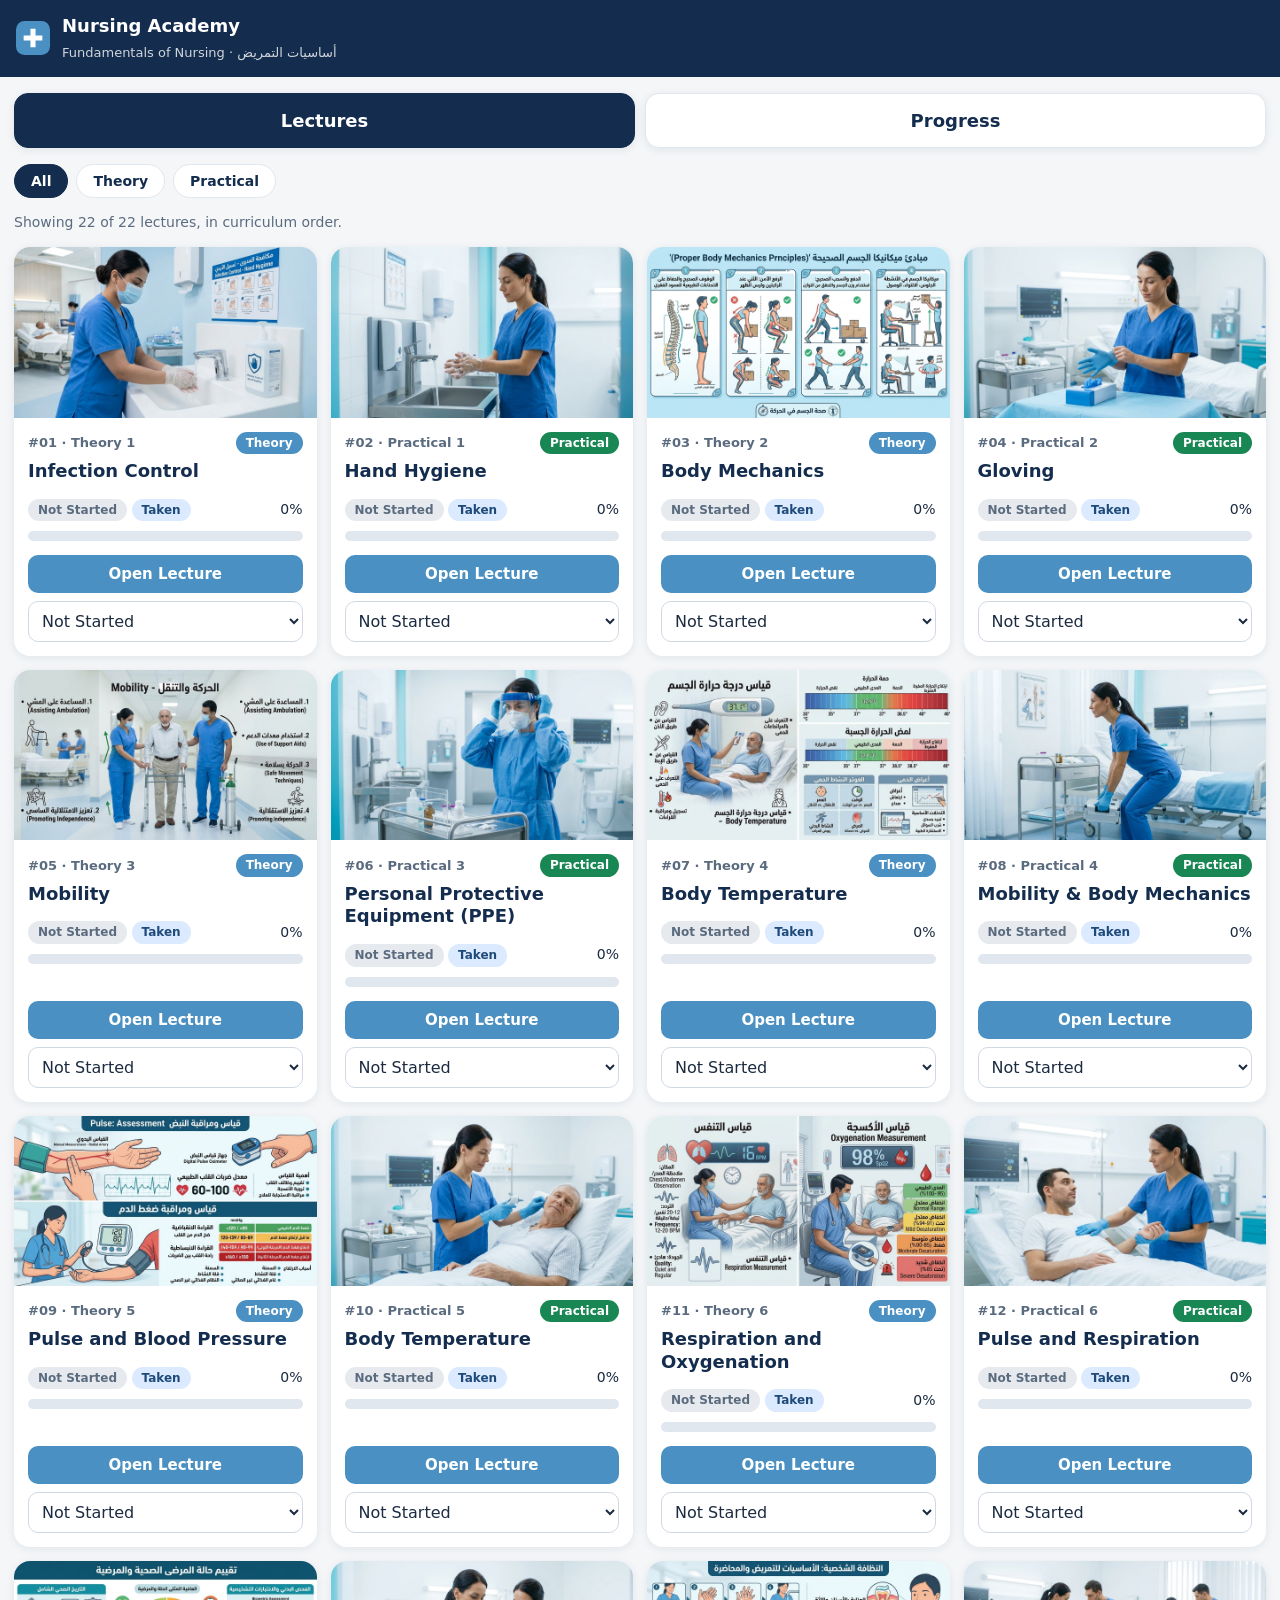
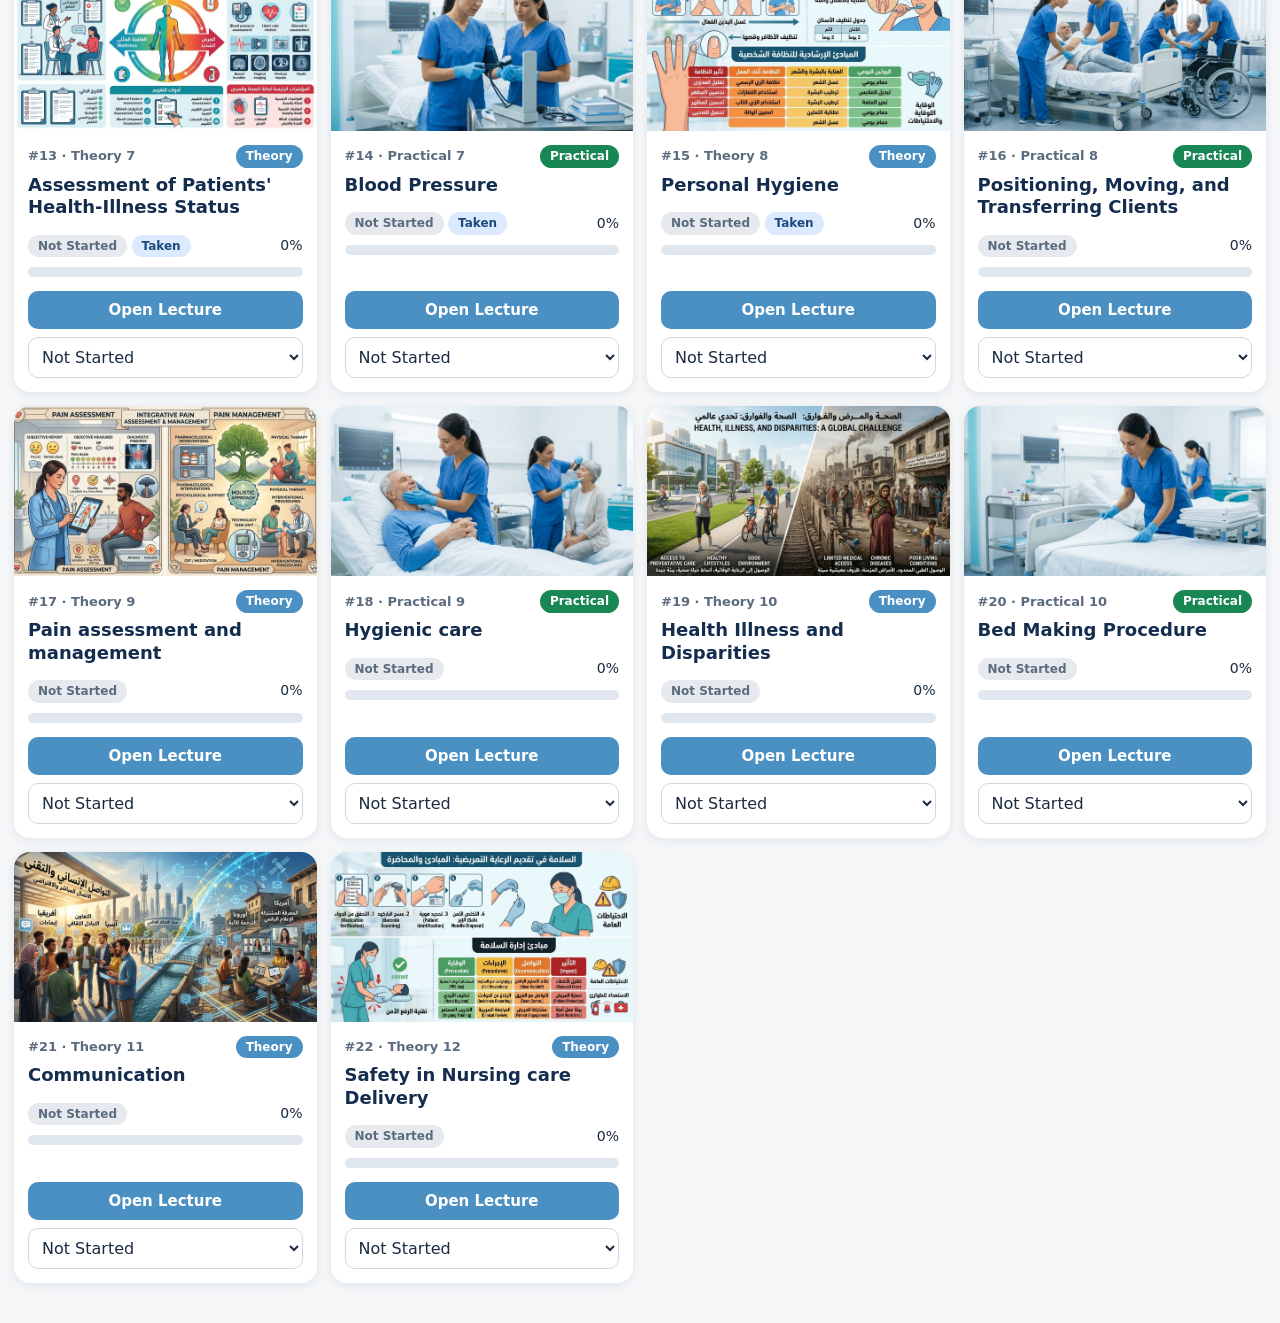
<file: index.html>
<!doctype html>
<html lang="en" dir="ltr">
<head>
<meta charset="utf-8">
<meta name="viewport" content="width=device-width,initial-scale=1">
<meta name="theme-color" content="#142D4E">
<link rel="manifest" href="manifest.webmanifest">
<link rel="icon" type="image/png" sizes="32x32" href="icons/favicon-32.png">
<link rel="apple-touch-icon" href="icons/apple-touch-icon.png">
<meta name="mobile-web-app-capable" content="yes">
<meta name="apple-mobile-web-app-capable" content="yes">
<meta name="apple-mobile-web-app-title" content="Nursing Academy">
<meta name="apple-mobile-web-app-status-bar-style" content="black-translucent">
<title>Nursing Academy · Fundamentals of Nursing</title>
<link rel="stylesheet" href="css/style.css">
</head>
<body>
<header class="top">
  <svg viewBox="0 0 40 40" aria-hidden="true"><rect width="40" height="40" rx="10" fill="#4A90C2"/><path d="M17 9h6v8h8v6h-8v8h-6v-8H9v-6h8z" fill="#fff"/></svg>
  <div><b>Nursing Academy</b><span>Fundamentals of Nursing · أساسيات التمريض</span></div>
  <button type="button" id="install" class="btn top-install" hidden>Install app</button>
</header>
<main class="wrap" id="view"><p class="empty">Loading...</p></main>
<script>
// If anything fails, show the reason instead of a stuck "Loading..."
window.addEventListener('error', function (e) {
  var v = document.getElementById('view');
  if (v && /Loading/.test(v.textContent)) v.innerHTML = '<div class="err"><b>Error:</b> ' + e.message + '<br>' + (e.filename || '') + '</div>';
});
</script>
<script src="data/lectures.js"></script>
<script src="js/img.js"></script>
<script src="js/storage.js"></script>
<script src="js/progress.js"></script>
<script src="js/lectures.js"></script>
<script src="js/app.js"></script>
<script src="js/pwa.js"></script>
</body>
</html>
</file>
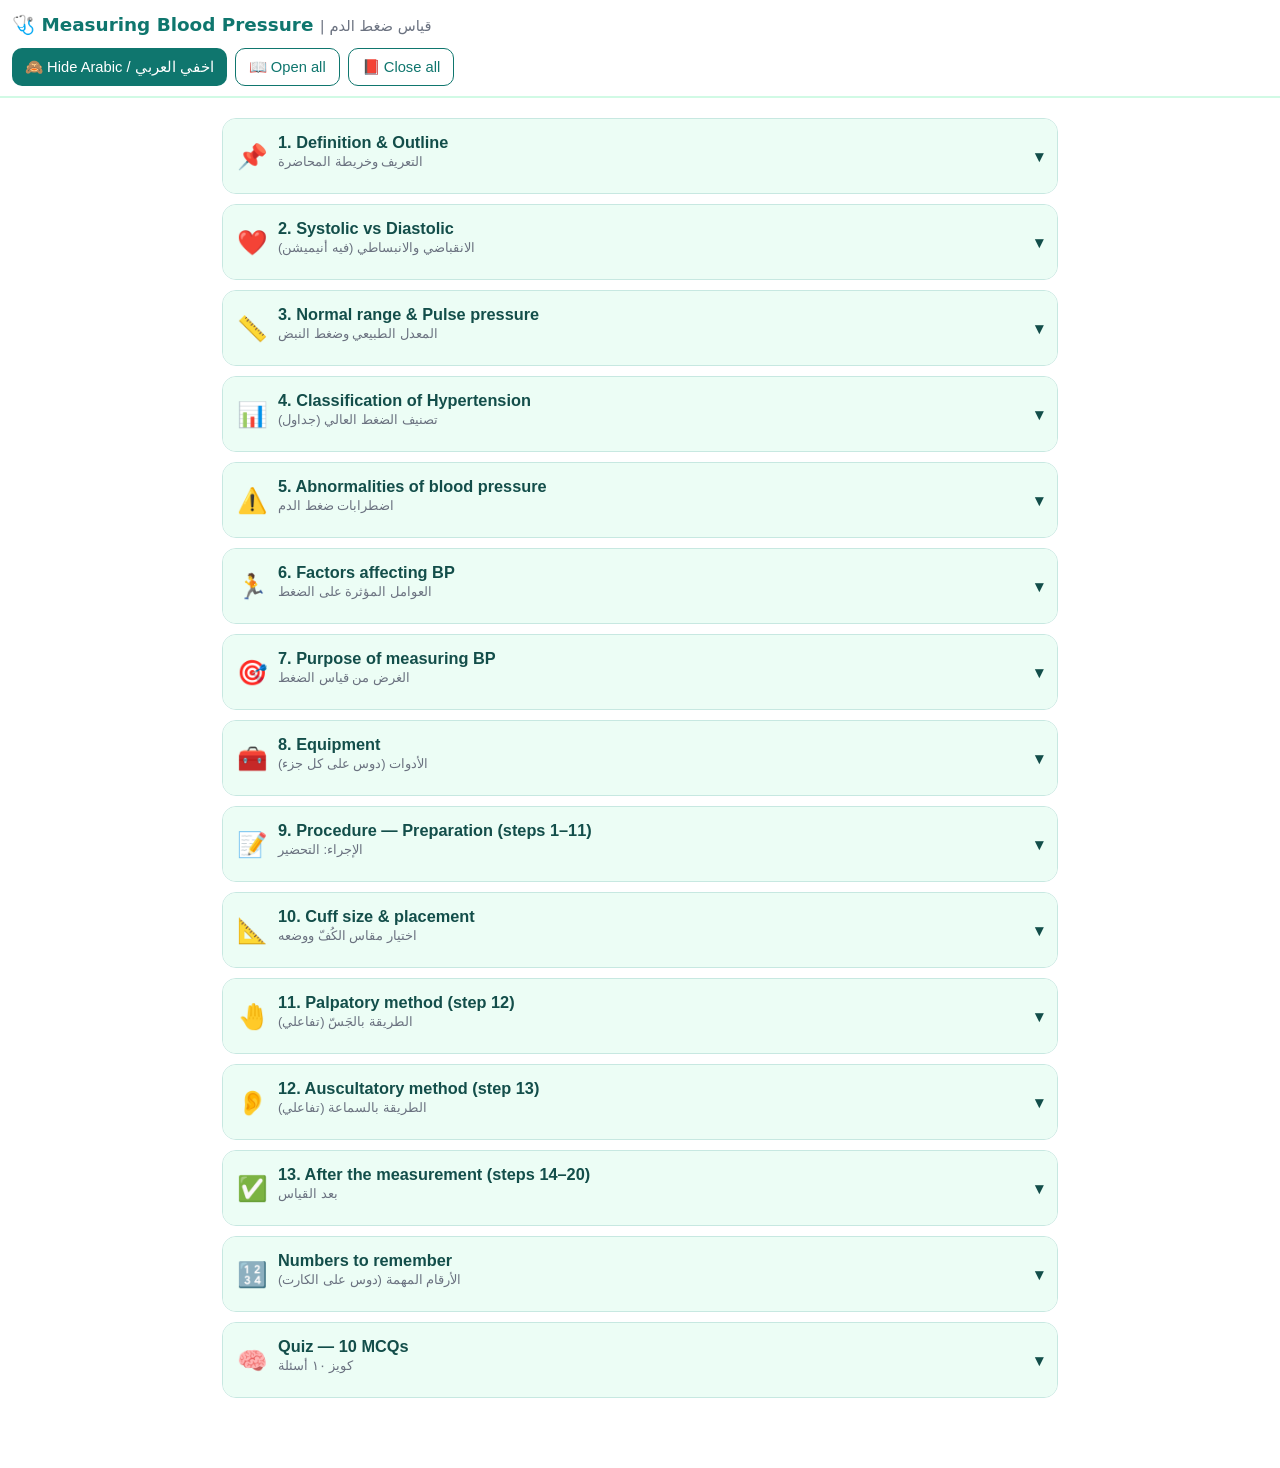
<file: lectures/c_blood_pressure.html>
<!DOCTYPE html>
<html lang="en">
<head>
<meta charset="UTF-8">
<meta name="viewport" content="width=device-width, initial-scale=1">
<title>Measuring Blood Pressure</title>
<style>
:root{--p:#0f766e;--p2:#14b8a6;--pl:#ecfdf5;--pl2:#d1fae5;--tx:#134e4a;--gr:#6b7280;--bd:#c7e8e1}
*{box-sizing:border-box}
body{margin:0;font-family:system-ui,-apple-system,"Segoe UI",Tahoma,Arial,sans-serif;background:#fff;color:#1f2937;line-height:1.65;font-size:16px}
.wrap{max-width:860px;margin:auto;padding:10px 12px 60px}
header{position:sticky;top:0;background:#fff;z-index:10;border-bottom:2px solid var(--pl2);padding:10px 12px}
header h1{margin:0;font-size:1.15em;color:var(--p)}
.hbtns{display:flex;gap:8px;flex-wrap:wrap;margin-top:8px}
.btn{background:var(--p);color:#fff;border:0;border-radius:10px;padding:9px 13px;font-size:.92em;cursor:pointer}
.btn.ghost{background:#fff;color:var(--p);border:1px solid var(--p)}
.btn:active{transform:scale(.97)}
mark{background:#fde68a;padding:0 3px;border-radius:3px}
.ar{direction:rtl;text-align:right;color:var(--gr);font-size:.86em;margin:2px 0 10px}
.hide-ar .ar{display:none}
.en{margin:6px 0 0}
.card{border:1px solid var(--bd);border-radius:14px;margin:10px 0;overflow:hidden;background:#fff}
.head{width:100%;display:flex;align-items:center;gap:10px;background:var(--pl);border:0;padding:14px;font-size:1.02em;font-weight:700;color:var(--tx);text-align:left;cursor:pointer}
.head .ico{font-size:1.5em}
.head .t{flex:1}
.head small{display:block;font-weight:400;color:var(--gr);direction:rtl;text-align:left;font-size:.8em}
.chev{transition:transform .2s}
.card.open .chev{transform:rotate(180deg)}
.body{display:none;padding:14px}
.card.open .body{display:block}
.term{background:#f0fdfa;border-left:4px solid var(--p2);padding:8px 10px;border-radius:8px;margin:8px 0;font-size:.93em}
.term .ar{margin:2px 0 0}
.extra{background:#f9fafb;border:1px dashed #cbd5e1;padding:8px 10px;border-radius:8px;margin:8px 0;font-size:.9em;color:#475569}
.why{background:#fffbeb;border-left:4px solid #f59e0b;padding:6px 10px;border-radius:8px;margin:6px 0;font-size:.88em}
.why .ar{margin:0}
h3{color:var(--p);margin:16px 0 4px;font-size:1.02em}
table{width:100%;border-collapse:collapse;margin:8px 0;font-size:.93em}
th,td{border:1px solid var(--bd);padding:7px 8px;text-align:center}
th{background:var(--pl2);color:var(--tx)}
td.l{text-align:left}
.r1{background:#ecfdf5}.r2{background:#fefce8}.r3{background:#fff7ed}.r4{background:#fef2f2}
.step{display:flex;gap:10px;margin:10px 0;padding:8px;border:1px solid var(--pl2);border-radius:10px}
.step .n{background:var(--p);color:#fff;min-width:34px;height:34px;border-radius:50%;display:flex;align-items:center;justify-content:center;font-weight:700;font-size:.85em}
.step .c{flex:1}
.calc{background:var(--pl);border-radius:12px;padding:12px;margin:10px 0}
.calc input{width:80px;padding:8px;border:1px solid var(--p2);border-radius:8px;font-size:1em;margin:4px 6px 4px 0}
.calc .out{margin-top:6px;font-weight:700;color:var(--tx)}
.hbox{text-align:center;background:var(--pl);border-radius:14px;padding:12px;margin:10px 0}
.heart{font-size:84px;display:inline-block;transition:transform .5s}
.heart.sys{transform:scale(.82)}
.heart.dia{transform:scale(1.12)}
.artery{height:40px;border-radius:20px;background:#fecaca;margin:8px auto;width:80%;display:flex;align-items:center;justify-content:center;transition:height .5s;font-size:1.3em;letter-spacing:4px;color:#b91c1c}
.artery.sys{height:70px}
.artery.dia{height:34px}
.big{font-size:1.5em;font-weight:800;color:var(--p)}
.sim{background:#fff;border:2px solid var(--pl2);border-radius:14px;padding:12px;margin:12px 0}
.simrow{display:flex;align-items:center;gap:14px;justify-content:space-around;flex-wrap:wrap}
.mer{width:34px;height:190px;border:2px solid var(--p);border-radius:8px;position:relative;overflow:hidden;background:#f8fafc}
.merfill{position:absolute;bottom:0;left:0;right:0;background:linear-gradient(#0f766e,#5eead4);height:0%;transition:height .08s}
.pv{font-size:2.2em;font-weight:800;color:var(--p);text-align:center}
.unit{text-align:center;color:var(--gr);font-size:.8em}
.tubewrap{flex:1;min-width:150px;text-align:center}
.tube{margin:auto;width:100%;border-radius:20px;transition:height .15s,background .15s}
.tube.closed{height:6px;background:#9ca3af}
.tube.open{height:44px;background:#fca5a5}
.tube.tap{background:#f87171;animation:thump .55s infinite}
@keyframes thump{0%,100%{height:6px}50%{height:40px}}
.tlabel{font-size:.8em;color:var(--gr);margin-top:4px}
.status{margin:10px 0;padding:8px;background:var(--pl);border-radius:8px;font-weight:600;color:var(--tx);text-align:center}
.btns{display:flex;gap:8px;flex-wrap:wrap;justify-content:center}
.read{margin-top:8px;text-align:center;font-weight:800;color:var(--p)}
.chips{display:flex;flex-wrap:wrap;gap:8px;margin:8px 0}
.chip{background:var(--pl);border:1px solid var(--p2);border-radius:20px;padding:7px 12px;cursor:pointer;font-size:.9em;color:var(--tx)}
.chip.on{background:var(--p);color:#fff}
.pdet{background:#f0fdfa;border-radius:10px;padding:10px;min-height:60px}
.ngrid{display:grid;grid-template-columns:repeat(auto-fill,minmax(150px,1fr));gap:10px}
.ncard{border:2px solid var(--p2);border-radius:12px;padding:10px;text-align:center;cursor:pointer;background:var(--pl);min-height:100px}
.ncard .nn{font-size:1.35em;font-weight:800;color:var(--p)}
.ncard .nl{font-size:.78em;color:var(--gr)}
.ncard .nm{display:none;margin-top:6px;font-size:.85em;color:#1f2937;border-top:1px dashed var(--p2);padding-top:6px}
.ncard.on{background:#fff}
.ncard.on .nm{display:block}
.q{border:1px solid var(--bd);border-radius:12px;padding:10px;margin:12px 0}
.opt{display:block;width:100%;text-align:left;background:#fff;border:1px solid var(--bd);border-radius:10px;padding:10px;margin:6px 0;font-size:.95em;cursor:pointer;color:#1f2937}
.opt.ok{background:#bbf7d0;border-color:#16a34a}
.opt.bad{background:#fecaca;border-color:#dc2626}
.fb{margin-top:6px;font-size:.9em}
#res{background:var(--pl2);border-radius:12px;padding:12px;margin:10px 0;font-weight:700;text-align:center;display:none}
</style>
</head>
<body>
<header>
  <h1>🩺 Measuring Blood Pressure <span style="font-weight:400;color:#6b7280;font-size:.8em">| قياس ضغط الدم</span></h1>
  <div class="hbtns">
    <button class="btn" id="arbtn" onclick="toggleAr()">🙈 Hide Arabic / اخفي العربي</button>
    <button class="btn ghost" onclick="allCards(true)">📖 Open all</button>
    <button class="btn ghost" onclick="allCards(false)">📕 Close all</button>
  </div>
</header>
<div class="wrap">

<section class="card"><button class="head" onclick="tg(this)"><span class="ico">📌</span><span class="t">1. Definition &amp; Outline<small class="ar">التعريف وخريطة المحاضرة</small></span><span class="chev">▾</span></button>
<div class="body">
<p class="en"><mark>Blood pressure</mark> is the <mark>force or amount of pressure</mark> exerted by blood against the <mark>walls of arteries</mark> when the <mark>left ventricle contracts</mark>.</p>
<p class="ar">ضغط الدم هو القوة اللي الدم بيضغط بيها على جدران الشرايين وقت ما البطين الشمال بينقبض.</p>
<div class="term"><b>Artery</b> = شريان (بيوصّل الدم من القلب للجسم) • <b>Ventricle</b> = بطين (الحجرة السفلية في القلب اللي بتضخ الدم) • <b>Contract</b> = ينقبض</div>
<p class="en">The reading is recorded as a fraction: <mark>systolic / diastolic mmHg</mark>.</p>
<p class="ar">القراءة بتتسجل ككسر: الانقباضي فوق / الانبساطي تحت، بوحدة مللي زئبق (mmHg).</p>
<h3>🗺️ Outline of the lecture</h3>
<p class="en">1) Definition 2) Normal range 3) Abnormalities 4) Factors affecting BP 5) Procedure (Purpose + Demonstration)</p>
<p class="ar">١) التعريف ٢) المعدل الطبيعي ٣) الاضطرابات ٤) العوامل المؤثرة ٥) الإجراء (الغرض + التطبيق العملي)</p>
</div></section>

<section class="card"><button class="head" onclick="tg(this)"><span class="ico">❤️</span><span class="t">2. Systolic vs Diastolic<small class="ar">الانقباضي والانبساطي (فيه أنيميشن)</small></span><span class="chev">▾</span></button>
<div class="body">
<h3>🔺 Systolic blood pressure</h3>
<p class="en">When the ventricle <mark>contracts</mark>, the pressure in the arteries is at its <mark>highest point</mark> → this gives the <mark>upper</mark> reading. It is the <mark>greatest</mark> amount of pressure exerted by blood against the artery wall during <mark>maximum ventricular contraction</mark>.</p>
<p class="ar">لما البطين بينقبض الضغط في الشرايين بيبقى أعلى حاجة، وده الرقم اللي فوق. هو أكبر ضغط بيحصل على جدار الشريان وقت أقصى انقباض للبطين.</p>
<h3>🔻 Diastolic blood pressure</h3>
<p class="en">When the ventricle <mark>relaxes</mark>, the pressure is at its <mark>lowest point</mark> → the <mark>lower</mark> reading. It is the <mark>lowest</mark> pressure against the artery walls during relaxation of the ventricle <mark>just before a new ventricular contraction</mark>.</p>
<p class="ar">لما البطين بيرتخي الضغط بيبقى أقل حاجة، وده الرقم اللي تحت. هو أقل ضغط على جدار الشريان وقت ارتخاء البطين قبل الانقباضة الجاية على طول.</p>
<p class="en"><mark>Systole</mark> occurs during contraction and <mark>emptying</mark> of the heart. <mark>Diastole</mark> occurs during relaxation and <mark>filling</mark> of the heart.</p>
<p class="ar">السيستول = القلب بينقبض ويفضّي الدم. الدايستول = القلب بيرتخي ويتملي دم.</p>
<div class="hbox">
  <div id="heart" class="heart dia">❤️</div>
  <div id="artery" class="artery dia">→ → →</div>
  <div class="big" id="hlabel">Diastole: relaxes &amp; fills — 80</div>
  <div class="ar" id="harlabel" style="text-align:center">القلب بيرتخي ويتملي، الضغط أقل حاجة</div>
  <div class="btns" style="margin-top:8px">
    <button class="btn" onclick="setHeart('s')">Systole 🔺</button>
    <button class="btn" onclick="setHeart('d')">Diastole 🔻</button>
    <button class="btn ghost" id="hauto" onclick="autoHeart()">▶ Auto beat</button>
  </div>
</div>
</div></section>

<section class="card"><button class="head" onclick="tg(this)"><span class="ico">📏</span><span class="t">3. Normal range &amp; Pulse pressure<small class="ar">المعدل الطبيعي وضغط النبض</small></span><span class="chev">▾</span></button>
<div class="body">
<h3>Normal range of blood pressure</h3>
<p class="en">Lower than <mark>120 mmHg</mark> for systole and lower than <mark>80 mmHg</mark> for diastole.</p>
<p class="ar">الطبيعي: الانقباضي أقل من 120 والانبساطي أقل من 80 مللي زئبق.</p>
<h3>Pulse pressure</h3>
<p class="en">Is the <mark>difference between systolic and diastolic</mark> blood pressure. Pulse pressure = <mark>volume of pulse beat</mark>. Normally from <mark>30–50 mmHg</mark>.</p>
<p class="ar">ضغط النبض = الفرق بين الانقباضي والانبساطي. بيعبّر عن حجم النبضة. الطبيعي من 30 لـ 50 مللي زئبق.</p>
<div class="calc">
  <b>🧮 Try it / جرّب:</b><br>
  Systolic <input id="ps" type="number" value="120" oninput="calcPP()"> Diastolic <input id="pd" type="number" value="80" oninput="calcPP()">
  <div class="out" id="ppout"></div>
</div>
</div></section>

<section class="card"><button class="head" onclick="tg(this)"><span class="ico">📊</span><span class="t">4. Classification of Hypertension<small class="ar">تصنيف الضغط العالي (جداول)</small></span><span class="chev">▾</span></button>
<div class="body">
<h3>Table 1 — Classification (BP in mmHg)</h3>
<table>
<tr><th>Classification</th><th>Systolic</th><th>Diastolic</th></tr>
<tr class="r1"><td class="l"><b>Normal</b></td><td><mark>119 or lower</mark></td><td><mark>79 or lower</mark></td></tr>
<tr class="r2"><td class="l"><b>Prehypertension</b></td><td><mark>120 to 139</mark></td><td><mark>80 to 89</mark></td></tr>
<tr class="r3"><td class="l"><b>Stage 1 hypertension</b></td><td><mark>140 to 159</mark></td><td><mark>90 to 99</mark></td></tr>
<tr class="r4"><td class="l"><b>Stage 2 hypertension</b></td><td><mark>160 or higher</mark></td><td><mark>100 or higher</mark></td></tr>
</table>
<h3>Table 2 — Category</h3>
<table>
<tr><th>Category</th><th>Blood Pressure, mm Hg</th></tr>
<tr class="r1"><td class="l"><b>Normal</b></td><td>SBP <mark>90–119</mark> and DBP <mark>60–79</mark></td></tr>
<tr class="r2"><td class="l"><b>Prehypertension</b></td><td>SBP <mark>120–139</mark> or DBP <mark>80–89</mark></td></tr>
<tr class="r3"><td class="l"><b>Stage 1 HTN</b></td><td>SBP <mark>140–159</mark> or DBP <mark>90–99</mark></td></tr>
<tr class="r4"><td class="l"><b>Stage 2 HTN</b></td><td>SBP <mark>≥160</mark> or DBP <mark>≥100</mark></td></tr>
</table>
<div class="term"><b>SBP</b> = Systolic Blood Pressure (الانقباضي) • <b>DBP</b> = Diastolic Blood Pressure (الانبساطي) • <b>HTN</b> = Hypertension (ارتفاع ضغط الدم)</div>
<div class="extra">💡 كلمة "or" في الجدول معناها: لو رقم واحد بس دخل في تصنيف أعلى، بتتحسب الحالة في التصنيف الأعلى. (شرح إضافي)</div>
<div class="calc">
  <b>🧪 Classifier / صنّف القراءة:</b><br>
  SBP <input id="cs" type="number" value="150" oninput="classify()"> DBP <input id="cd" type="number" value="85" oninput="classify()">
  <div class="out" id="clout"></div>
</div>
</div></section>

<section class="card"><button class="head" onclick="tg(this)"><span class="ico">⚠️</span><span class="t">5. Abnormalities of blood pressure<small class="ar">اضطرابات ضغط الدم</small></span><span class="chev">▾</span></button>
<div class="body">
<h3>⬆️ Hypertension</h3>
<p class="en">Abnormal <mark>elevation</mark> of blood pressure. It may be due to <mark>peripheral vascular resistance</mark> and <mark>loss of elasticity</mark>.</p>
<p class="ar">ارتفاع غير طبيعي في ضغط الدم. ممكن يحصل بسبب مقاومة الأوعية الطرفية وفقدان مرونة الشرايين.</p>
<h3>⬇️ Hypotension</h3>
<p class="en">Abnormal <mark>decrease</mark> in blood pressure. It may be due to <mark>hemorrhage, shock, wasting or debilitating disease</mark>.</p>
<p class="ar">انخفاض غير طبيعي في الضغط. ممكن يحصل بسبب نزيف، صدمة (شوك)، هزال، أو مرض مُنهِك.</p>
<div class="term"><b>Hemorrhage</b> = نزيف • <b>Shock</b> = هبوط حاد في الدورة الدموية • <b>Wasting</b> = هزال ونحول • <b>Debilitating</b> = بيضعّف الجسم</div>
<h3>🧍 Postural (orthostatic) hypotension</h3>
<p class="en"><mark>Postural (orthostatic) hypotension</mark> — shown in the lecture as a title only.</p>
<p class="ar">انخفاض الضغط الوضعي (الانتصابي). في المحاضرة مكتوب كعنوان بس.</p>
<div class="extra">💡 إضافة للفهم (مش في السلايد): هو هبوط في الضغط لما الواحد يقف فجأة من الرقاد أو القعدة، وبيحس بدوخة.</div>
<h3>🥼 White coat hypertension</h3>
<p class="en">Patients exhibit <mark>elevated blood pressure in a clinical setting</mark> but <mark>not in other settings</mark>. It is believed to be due to the <mark>anxiety</mark> some people experience during a clinic visit.</p>
<p class="ar">المريض ضغطه بيطلع عالي في العيادة أو المستشفى بس، ولما يتقاس في مكان تاني بيبقى طبيعي. بيُعتقد إن السبب القلق والتوتر وقت زيارة العيادة.</p>
</div></section>

<section class="card"><button class="head" onclick="tg(this)"><span class="ico">🏃</span><span class="t">6. Factors affecting BP<small class="ar">العوامل المؤثرة على الضغط</small></span><span class="chev">▾</span></button>
<div class="body">
<table>
<tr><th>Factor</th><th>Effect on BP</th></tr>
<tr><td class="l">🎂 <b>Age</b></td><td class="l"><mark>Low in children</mark>, <mark>increase in old age</mark><div class="ar">قليل في الأطفال وبيزيد مع كبر السن</div></td></tr>
<tr><td class="l">🚹🚺 <b>Sex</b></td><td class="l"><mark>Low in females</mark> than males<div class="ar">أقل عند الإناث منه عند الذكور</div></td></tr>
<tr><td class="l">🧍 <b>Body built</b></td><td class="l"><mark>Increase in fat heavy persons</mark><div class="ar">بيزيد عند الأشخاص السمان</div></td></tr>
<tr><td class="l">🏃 <b>Exercise</b></td><td class="l"><mark>Increase</mark> BP<div class="ar">بيزوّد الضغط</div></td></tr>
<tr><td class="l">😡 <b>Emotion</b></td><td class="l"><mark>Increase</mark> BP<div class="ar">بيزوّد الضغط</div></td></tr>
<tr><td class="l">🍽️ <b>After eating</b></td><td class="l"><mark>Increase</mark> BP<div class="ar">بيزوّد الضغط</div></td></tr>
<tr><td class="l">🧎 <b>Posture</b></td><td class="l"><mark>Increase in standing</mark> than sitting or lying<div class="ar">أعلى في الوقوف منه في القعدة أو الرقاد</div></td></tr>
<tr><td class="l">💊 <b>Drugs</b></td><td class="l"><mark>Vasoconstrictor</mark>, increase BP<div class="ar">الأدوية اللي بتضيّق الأوعية بتزوّد الضغط</div></td></tr>
<tr><td class="l">🍔 <b>Obesity</b></td><td class="l"><mark>Increase</mark> BP<div class="ar">السمنة بتزوّد الضغط</div></td></tr>
<tr><td class="l">🩸 <b>Blood volume</b></td><td class="l"><mark>Decrease blood volume → decrease BP</mark><div class="ar">لما حجم الدم يقل الضغط بيقل</div></td></tr>
</table>
<div class="term"><b>Vasoconstrictor</b> = مادة بتضيّق الأوعية الدموية فالضغط يعلى</div>
<h3>⬆️ Factors that increase BP (slide pictures)</h3>
<p class="en">😡 Anger/emotion • 🚹 Male sex • ☕ Coffee • 🍔 Obesity/eating • 🏃 Exercise • 🥵 Stress/thirst • 👴 Old age</p>
<p class="ar">غضب وانفعال، كونه ذكر، القهوة، السمنة والأكل، التمارين، الإجهاد، وكبر السن.</p>
<h3>⬇️ Factors that decrease BP (slide pictures)</h3>
<p class="en">🚺 Female sex • 🧘 Relaxation • 😴 Rest/sleep</p>
<p class="ar">كونها أنثى، الاسترخاء، والراحة والنوم.</p>
</div></section>

<section class="card"><button class="head" onclick="tg(this)"><span class="ico">🎯</span><span class="t">7. Purpose of measuring BP<small class="ar">الغرض من قياس الضغط</small></span><span class="chev">▾</span></button>
<div class="body">
<p class="en">1) To obtain <mark>baseline data</mark>.</p>
<p class="ar">١) نحصل على قراءة أساسية نقارن بيها بعد كده.</p>
<p class="en">2) To <mark>detect changes</mark> in patient's physical condition that may lead to the development of <mark>hypertension or hypotension</mark>.</p>
<p class="ar">٢) نكتشف أي تغيّر في حالة المريض ممكن يوصّل لارتفاع أو انخفاض الضغط.</p>
<p class="en">3) To <mark>aid in diagnosis and treatment</mark>.</p>
<p class="ar">٣) نساعد في التشخيص والعلاج.</p>
<div class="term"><b>Baseline</b> = القراءة الأساسية اللي بنقارن بيها.</div>
</div></section>

<section class="card"><button class="head" onclick="tg(this)"><span class="ico">🧰</span><span class="t">8. Equipment<small class="ar">الأدوات (دوس على كل جزء)</small></span><span class="chev">▾</span></button>
<div class="body">
<p class="en">1) <mark>Sphygmomanometer</mark> (mercury or aneroid) 2) <mark>Stethoscope</mark> 3) <mark>Two iodine bowls</mark> 4) <mark>Alcohol sponges</mark></p>
<p class="ar">١) جهاز قياس الضغط (زئبق أو عقربي) ٢) السماعة الطبية ٣) وعاءين يود ٤) قطن/إسفنج كحول.</p>
<div class="term"><b>Sphygmomanometer</b> (سفيجمومانوميتر) = جهاز قياس الضغط • <b>Mercury</b> = زئبق (عمود زجاجي) • <b>Aneroid</b> = جهاز بميناء وعقرب من غير زئبق • <b>Digital</b> = جهاز رقمي بشاشة بيطلّع 120/80 والنبض لوحده</div>
<h3>🔧 Parts of the sphygmomanometer</h3>
<div class="chips" id="chips"></div>
<div class="pdet" id="pdet">👆 Tap a part / دوس على جزء عشان تعرف وظيفته</div>
<svg viewBox="0 0 300 120" style="width:100%;max-width:420px;display:block;margin:10px auto">
 <rect x="10" y="30" width="110" height="60" rx="12" fill="#99f6e4" stroke="#0f766e" stroke-width="2"/>
 <text x="65" y="65" text-anchor="middle" font-size="14" fill="#134e4a">CUFF</text>
 <path d="M120 60 C150 60,150 30,180 30" stroke="#334155" stroke-width="4" fill="none"/>
 <circle cx="205" cy="30" r="22" fill="#fff" stroke="#0f766e" stroke-width="3"/>
 <line x1="205" y1="30" x2="218" y2="20" stroke="#dc2626" stroke-width="2"/>
 <text x="205" y="68" text-anchor="middle" font-size="12" fill="#134e4a">DIAL</text>
 <path d="M120 70 C150 70,150 95,185 95" stroke="#334155" stroke-width="4" fill="none"/>
 <ellipse cx="205" cy="95" rx="18" ry="14" fill="#1f2937"/>
 <text x="205" y="118" text-anchor="middle" font-size="12" fill="#134e4a">PUMP + VALVE</text>
 <text x="270" y="60" font-size="26">🩺</text>
</svg>
</div></section>

<section class="card"><button class="head" onclick="tg(this)"><span class="ico">📝</span><span class="t">9. Procedure — Preparation (steps 1–11)<small class="ar">الإجراء: التحضير</small></span><span class="chev">▾</span></button>
<div class="body">
<div class="extra">📌 ملحوظة: ترقيم السلايدات في المحاضرة بيتكرر (8 و 9 و 10 جُم مرتين). هنا الترتيب زي ما هو في المحاضرة بالظبط.</div>
<div id="prep"></div>
</div></section>

<section class="card"><button class="head" onclick="tg(this)"><span class="ico">📐</span><span class="t">10. Cuff size &amp; placement<small class="ar">اختيار مقاس الكُفّ ووضعه</small></span><span class="chev">▾</span></button>
<div class="body">
<h3>8) Choose suitable cuff size</h3>
<p class="en">Upper arm blood pressure monitor cuff sizes (cuffs shown: SS, S, M, L):</p>
<p class="ar">اختار مقاس الكُفّ المناسب لمحيط دراع المريض.</p>
<table>
<tr><th>Measurement (cm)</th><th>Measurement (inches)</th><th>Cuff size</th></tr>
<tr><td><mark>18–22 cm</mark></td><td>7.1–8.7"</td><td><b>Small</b></td></tr>
<tr><td><mark>22–32 cm</mark></td><td>8.8–12.8"</td><td><b>Medium</b></td></tr>
<tr><td><mark>32–45 cm</mark></td><td>12.8–18"</td><td><b>Large</b></td></tr>
</table>
<div class="calc">
  <b>📏 Arm circumference (cm) / محيط الدراع:</b>
  <input id="arm" type="number" value="26" oninput="calcCuff()">
  <div class="out" id="cuffout"></div>
</div>
<h3>9) Place the cuff so that…</h3>
<p class="en">• <mark>Smooth surface</mark> over the patient's skin.</p><p class="ar">السطح الناعم من الكُفّ يبقى على جلد المريض.</p>
<p class="en">• The <mark>inflatable bag (bladder) is centered over the brachial artery</mark>.</p><p class="ar">الكيس القابل للنفخ يبقى في نص الشريان العضدي بالظبط.</p>
<p class="en">• The <mark>lower edge is about 3–4 cm above</mark> the inner aspect of the elbow (<mark>antecubital fossa</mark>).</p><p class="ar">الحافة السفلية فوق ثنية الكوع بـ 3–4 سم.</p>
<div class="why">💡 Why: <b>To palpate brachial artery</b><div class="ar">عشان نعرف نحس بنبض الشريان العضدي.</div></div>
<p class="en">• The <mark>tubing</mark> should leave the edge of the cuff <mark>nearer to the patient's elbow</mark>.</p><p class="ar">الخرطوم يخرج من الحافة الأقرب لكوع المريض.</p>
<p class="en">• <mark>Wrap the cuff</mark> (not too tight or too loose).</p><p class="ar">لُفّ الكُفّ مش ضيق قوي ولا واسع قوي.</p>
<div class="why">💡 Why: Too tight <b>compresses the artery</b>, too loose <b>interferes with the sound</b>.<div class="ar">الضيق قوي بيضغط على الشريان، والواسع بيشوّش على الصوت.</div></div>
<p class="en">• <mark>Don't apply the cuff over the patient's clothes</mark> • <mark>Fasten it securely</mark>.</p><p class="ar">ما تلفّش الكُفّ فوق الهدوم، وثبّته كويس.</p>
<div class="term"><b>Brachial artery</b> = الشريان العضدي (في الدراع) • <b>Antecubital fossa</b> = تجويف قدام الكوع • <b>Bladder</b> = الكيس المطاطي اللي بيتنفخ جوه الكُفّ</div>
</div></section>

<section class="card"><button class="head" onclick="tg(this)"><span class="ico">🤚</span><span class="t">11. Palpatory method (step 12)<small class="ar">الطريقة بالجَسّ (تفاعلي)</small></span><span class="chev">▾</span></button>
<div class="body">
<p class="en"><b>a)</b> <mark>Palpate the radial pulse</mark>.</p><p class="ar">أ) حسّ نبض الشريان الكعبري (عند الرسغ).</p>
<p class="en"><b>b)</b> <mark>Inflate the cuff gradually</mark> and determine the point at which the <mark>pulse disappears</mark>.</p><p class="ar">ب) انفخ الكُفّ بالتدريج وحدّد النقطة اللي النبض بيختفي عندها.</p>
<p class="en"><b>c)</b> Inflate the cuff <mark>30 mmHg above</mark> the point at which the pulse disappeared.</p><p class="ar">ج) انفخ الكُفّ لحد 30 مللي زئبق فوق النقطة اللي النبض اختفى عندها.</p>
<p class="en"><b>d)</b> <mark>Deflate the cuff slowly</mark> and determine the point at which the <mark>pulse returns</mark>. <mark>This is the systolic blood pressure.</mark></p><p class="ar">د) فُكّ الهوا ببطء وحدّد النقطة اللي النبض بيرجع عندها، وده هو الضغط الانقباضي.</p>
<div class="term"><b>Palpate</b> = يجِسّ بإيده • <b>Radial pulse</b> = نبض الرسغ • <b>Deflate</b> = يفرّغ الهوا • <b>Inflate</b> = ينفخ</div>
<div class="sim" id="sim1"></div>
</div></section>

<section class="card"><button class="head" onclick="tg(this)"><span class="ico">👂</span><span class="t">12. Auscultatory method (step 13)<small class="ar">الطريقة بالسماعة (تفاعلي)</small></span><span class="chev">▾</span></button>
<div class="body">
<p class="en"><b>a)</b> <mark>Palpate the pulsation of the brachial artery</mark> and place the <mark>diaphragm of the stethoscope</mark> at the antecubital space over the side of the brachial pulse.</p><p class="ar">أ) حسّ نبض الشريان العضدي وحط وش السماعة (الدايافرام) في تجويف الكوع فوق مكان النبض.</p>
<p class="en"><b>b)</b> <mark>Close the valve</mark> and pump the cuff <mark>30 mmHg above</mark> the point at which the pulse disappeared.</p><p class="ar">ب) اقفل الفالف وانفخ الكُفّ 30 مللي زئبق فوق النقطة اللي النبض اختفى عندها.</p>
<div class="why">💡 Why: <b>To avoid auscultatory gap</b><div class="ar">عشان نتجنّب الفجوة السمعية.</div></div>
<div class="extra">💡 Auscultatory gap (إضافة للفهم): فترة صوت بيختفي مؤقتًا بين الانقباضي والانبساطي، فممكن نقرا الانقباضي غلط أقل من الحقيقي.</div>
<p class="en"><b>c)</b> <mark>Loosen the thumb screw valve carefully</mark> (deflation) to let the air escape slowly while watching the mercury column; note the reading at the <mark>first thumping sound</mark> = <mark>systolic pressure (phase 1 Korotkoff sound)</mark>.</p><p class="ar">ج) افتح الفالف بحرص عشان الهوا يخرج ببطء وإنت متابع عمود الزئبق. أول صوت دقّ تسمعه هو الضغط الانقباضي (الصوت الأول لكوروتكوف).</p>
<div class="why">💡 Why: Maintaining pressure in the cuff is <b>uncomfortable</b> for the patient and <b>obstructs venous return</b> from the lower arm.<div class="ar">إبقاء الضغط عالي في الكُفّ بيتعب المريض وبيعطّل رجوع الدم الوريدي من أسفل الدراع.</div></div>
<p class="en"><b>d)</b> Continue to deflate, releasing pressure gradually; note the reading when the <mark>last beat is heard</mark>. This is the <mark>diastolic pressure (5th Korotkoff sound)</mark>.</p><p class="ar">د) كمّل فك الهوا بالتدريج، وسجّل القراءة عند آخر صوت تسمعه، وده الضغط الانبساطي (الصوت الخامس لكوروتكوف).</p>
<div class="term"><b>Auscultation</b> = الاستماع بالسماعة • <b>Korotkoff sounds</b> = أصوات بتتسمع وإنت بتقيس الضغط</div>
<h3>🖼️ The 3 steps in the lecture figure</h3>
<table>
<tr><th>Step</th><th>Cuff pressure</th><th>What happens</th></tr>
<tr><td><b>1</b></td><td>Exceeds systolic</td><td>Brachial artery closed, <mark>no blood flow</mark>, no sound</td></tr>
<tr><td><b>2</b></td><td>Below 120, above 70</td><td><mark>Intermittent blood flow</mark>, tapping sound</td></tr>
<tr><td><b>3</b></td><td>Just below diastolic</td><td><mark>Blood flow fully restored</mark>, no sound</td></tr>
</table>
<p class="ar">الخطوة 1: الكُفّ أعلى من الانقباضي فالشريان مقفول ومفيش صوت. الخطوة 2: الدم بيعدّي على دفعات وبنسمع دقّ. الخطوة 3: الدم رجع كامل ومفيش صوت.</p>
<div class="sim" id="sim2"></div>
</div></section>

<section class="card"><button class="head" onclick="tg(this)"><span class="ico">✅</span><span class="t">13. After the measurement (steps 14–20)<small class="ar">بعد القياس</small></span><span class="chev">▾</span></button>
<div class="body">
<div id="post"></div>
</div></section>

<section class="card"><button class="head" onclick="tg(this)"><span class="ico">🔢</span><span class="t">Numbers to remember<small class="ar">الأرقام المهمة (دوس على الكارت)</small></span><span class="chev">▾</span></button>
<div class="body">
<div class="ngrid" id="ngrid"></div>
</div></section>

<section class="card"><button class="head" onclick="tg(this)"><span class="ico">🧠</span><span class="t">Quiz — 10 MCQs<small class="ar">كويز ١٠ أسئلة</small></span><span class="chev">▾</span></button>
<div class="body">
<div id="quiz"></div>
</div></section>

</div>

<script>
function tg(b){ b.parentNode.classList.toggle("open"); }
function allCards(o){
  var c=document.querySelectorAll(".card");
  for(var i=0;i<c.length;i++){ if(o){c[i].classList.add("open");}else{c[i].classList.remove("open");} }
}
function toggleAr(){
  document.body.classList.toggle("hide-ar");
  var b=document.getElementById("arbtn");
  b.textContent=document.body.classList.contains("hide-ar")?"👁️ Show Arabic / اظهر العربي":"🙈 Hide Arabic / اخفي العربي";
}

var hp="d", ht=null;
function setHeart(p){
  hp=p;
  var h=document.getElementById("heart"), a=document.getElementById("artery");
  var l=document.getElementById("hlabel"), al=document.getElementById("harlabel");
  if(p==="s"){
    h.className="heart sys"; a.className="artery sys"; a.textContent="→ → → → →";
    l.innerHTML="Systole: contracts &amp; empties — 120";
    al.textContent="القلب بينقبض ويضخ الدم، الضغط أعلى حاجة";
  } else {
    h.className="heart dia"; a.className="artery dia"; a.textContent="→ → →";
    l.innerHTML="Diastole: relaxes &amp; fills — 80";
    al.textContent="القلب بيرتخي ويتملي، الضغط أقل حاجة";
  }
}
function autoHeart(){
  var b=document.getElementById("hauto");
  if(ht){ clearInterval(ht); ht=null; b.textContent="▶ Auto beat"; }
  else { ht=setInterval(function(){ setHeart(hp==="s"?"d":"s"); },1400); b.textContent="⏸ Stop"; }
}

function calcPP(){
  var s=parseFloat(document.getElementById("ps").value), d=parseFloat(document.getElementById("pd").value);
  var o=document.getElementById("ppout");
  if(isNaN(s)||isNaN(d)){ o.textContent=""; return; }
  var pp=s-d, msg;
  if(pp<30){ msg="Lower than the normal 30–50 (أقل من الطبيعي)"; }
  else if(pp>50){ msg="Higher than the normal 30–50 (أعلى من الطبيعي)"; }
  else { msg="Normal 30–50 ✅ (طبيعي)"; }
  o.textContent="Pulse pressure = "+pp+" mmHg → "+msg;
}
function classify(){
  var s=parseFloat(document.getElementById("cs").value), d=parseFloat(document.getElementById("cd").value);
  var o=document.getElementById("clout");
  if(isNaN(s)||isNaN(d)){ o.textContent=""; return; }
  var lv=0;
  if(s>=160||d>=100){ lv=4; }
  else if(s>=140||d>=90){ lv=3; }
  else if(s>=120||d>=80){ lv=2; }
  else { lv=1; }
  var names=["","Normal ✅ (طبيعي)","Prehypertension 🟡 (ما قبل الضغط العالي)","Stage 1 hypertension 🟠 (ضغط عالي مرحلة 1)","Stage 2 hypertension 🔴 (ضغط عالي مرحلة 2)"];
  var extra="";
  if(lv===1&&(s<90||d<60)){ extra=" — below the table's normal range of 90/60 (تحت حدود الجدول)"; }
  o.textContent=s+"/"+d+" → "+names[lv]+extra;
}
function calcCuff(){
  var v=parseFloat(document.getElementById("arm").value);
  var o=document.getElementById("cuffout");
  if(isNaN(v)){ o.textContent=""; return; }
  var m;
  if(v<18){ m="Smaller than the table range (أصغر من حدود الجدول)"; }
  else if(v<=22){ m="Small cuff (18–22 cm)"; }
  else if(v<=32){ m="Medium cuff (22–32 cm)"; }
  else if(v<=45){ m="Large cuff (32–45 cm)"; }
  else { m="Bigger than the table range (أكبر من حدود الجدول)"; }
  o.textContent="→ "+m;
}

var parts=[
 ["Pump","🫳 A pump inflates the cuff to stop the blood flow in your artery for a few seconds.","الطُّلمبة بتنفخ الكُفّ عشان توقّف الدم في الشريان لثواني."],
 ["Valve","🔩 A valve lets some air out of the cuff, which allows the blood flow to start again.","الفالف بيطلّع شوية هوا من الكُفّ فالدم يرجع يجري تاني."],
 ["Dial","🕐 A numbered dial or a column of mercury can be used to record the blood pressure reading.","الميناء المرقّم أو عمود الزئبق بنقرا منه قراءة الضغط."],
 ["Cuff","🧣 A cuff is wrapped around your upper arm.","الكُفّ بيتلف حوالين الدراع من فوق."],
 ["Stethoscope","🩺 Used to hear the sound of blood rushing back through the artery. The first thumping sound is the systolic BP. When the thumping sound is no longer heard, that is the diastolic pressure.","بنسمع بيها صوت رجوع الدم في الشريان. أول دقّ = الانقباضي، ولما الدقّ يختفي = الانبساطي."]
];
(function(){
  var c=document.getElementById("chips"), det=document.getElementById("pdet");
  parts.forEach(function(p){
    var b=document.createElement("button"); b.className="chip"; b.textContent=p[0];
    b.onclick=function(){
      var all=c.querySelectorAll(".chip");
      for(var k=0;k<all.length;k++){ all[k].classList.remove("on"); }
      b.classList.add("on");
      det.innerHTML="<div class='en'>"+p[1]+"</div><div class='ar'>"+p[2]+"</div>";
    };
    c.appendChild(b);
  });
})();

var prep=[
 ["1","<mark>Hand washing</mark>","غسيل الإيدين","To <mark>prevent cross infection</mark>","عشان نمنع نقل العدوى"],
 ["2","<mark>Prepare equipment</mark> &amp; check efficiency of equipment","جهّز الأدوات وتأكد إنها شغالة كويس","To <mark>save time and energy</mark>; for <mark>accurate measurement</mark>","توفير وقت ومجهود وقياس دقيق"],
 ["3","<mark>Take equipment to bedside</mark>","خُد الأدوات لجنب سرير المريض","To save time and effort; <mark>to avoid patient discomfort</mark>","توفير وقت ومجهود وراحة المريض"],
 ["4","<mark>Explain procedure</mark> to the patient","اشرح الإجراء للمريض","To <mark>gain patient cooperation</mark>; <mark>decrease fear and anxiety</mark>","عشان يتعاون معاك ويقل خوفه وقلقه"],
 ["5","<mark>Examine the patient's previous BP recording</mark>","اطلع على قراءات الضغط السابقة للمريض","To <mark>obtain data base</mark> about patient's condition &amp; progress (steps 5–7)","عشان تاخد معلومات عن حالة المريض وتطوره (للخطوات 5 و6 و7)"],
 ["6","<mark>Ascertain the medical diagnosis</mark> and any history of problems that may affect his/her BP","اتأكد من تشخيص المريض وأي مشاكل قديمة ممكن تأثر على ضغطه",null,null],
 ["7","Determine if the patient is <mark>taking any medications</mark> that may affect BP","اعرف لو بياخد أدوية ممكن تأثر على الضغط",null,null],
 ["8","Place patient in <mark>comfortable recumbent or sitting position</mark> with <mark>arm supported</mark> and <mark>palm upward</mark>","خلّي المريض في وضع مريح (نايم أو قاعد) والدراع مسنود وكف الإيد لفوق","BP is <mark>most accurate if muscles are relaxed</mark>","الضغط بيطلع أدق لما العضلات تكون مرتخية"],
 ["9","Place the <mark>mercury tube apparatus on the table at the level of patient's heart</mark> and position yourself so your <mark>eyes are on a level with the seal</mark> on apparatus","حط جهاز الزئبق على الترابيزة في مستوى قلب المريض، وقف بحيث عينك في مستوى علامة الزئبق","To <mark>facilitate accurate reading</mark>","عشان القراءة تبقى دقيقة"],
 ["10","<mark>Expose patient's arm</mark> by moving sleeves up","اكشف دراع المريض وطلّع الكُم لفوق","<mark>Tight sleeve will interfere</mark> with accurate reading","الكُم الضيق بيبوّظ دقة القراءة"],
 ["8","<mark>Choose suitable cuff size</mark> (see cuff card)","اختار مقاس كُفّ مناسب (شوف كارت الكُفّ)",null,null],
 ["9","<mark>Place the cuff</mark> correctly (see cuff card)","حط الكُفّ صح (شوف كارت الكُفّ)","To palpate brachial artery","عشان تحس بنبض الشريان العضدي"],
 ["10","<mark>Wipe the diaphragm and earpiece</mark> of stethoscope with <mark>alcohol</mark>","امسح وش السماعة وسماعات الودن بالكحول","To <mark>prevent cross infection</mark> between staff and between patients","عشان نمنع العدوى بين الطاقم وبين المرضى"],
 ["11","Place the stethoscope in the ear with the <mark>earpiece directed forward</mark>","حط السماعة في ودنك وطرف الودن ناحية قدام","<mark>According to anatomical position</mark> of external auditory canal; to <mark>facilitate hearing</mark>","حسب وضع قناة الودن الخارجية وعشان السمع يبقى أوضح"]
];
var post=[
 ["14","<mark>Release air from cuff completely</mark>, repeat the procedure if needed (<mark>wait 30–60 seconds</mark> before taking BP again)","فرّغ الهوا من الكُفّ بالكامل، وكرّر القياس لو محتاج بعد ما تستنى 30–60 ثانية","Maintaining pressure in the cuff is <mark>uncomfortable</mark> and <mark>obstructs venous return</mark> from the lower arm","إبقاء الضغط بيتعب المريض وبيعطّل رجوع الدم الوريدي"],
 ["15","<mark>Remove cuff</mark> from patient's arm","شيل الكُفّ من دراع المريض",null,null],
 ["16","Check to see that the <mark>patient is comfortable</mark>","اتأكد إن المريض مرتاح",null,null],
 ["17","<mark>Wipe the earpiece and diaphragm</mark> with alcohol","امسح سماعات الودن ووش السماعة بالكحول",null,null],
 ["18","<mark>Return the equipment</mark> to proper place","رجّع الأدوات مكانها","To <mark>save time for other persons</mark>","عشان توفر وقت للناس التانية"],
 ["19","<mark>Record</mark> (time, reading, position, site of measurement)","سجّل (الوقت، القراءة، وضع المريض، مكان القياس)","For <mark>medical record</mark> and written communication; for <mark>legal documentation</mark>","للسجل الطبي والتواصل الكتابي والتوثيق القانوني"],
 ["20","<mark>Report any changes</mark> or deviation from normal","بلّغ عن أي تغيّر أو حاجة مش طبيعية","So <mark>appropriate action can be taken</mark>","عشان يتاخد الإجراء المناسب"]
];
function renderSteps(id,arr){
  var h="";
  for(var i=0;i<arr.length;i++){
    var s=arr[i];
    h+="<div class='step'><div class='n'>"+s[0]+"</div><div class='c'><div class='en'>"+s[1]+"</div><div class='ar'>"+s[2]+"</div>";
    if(s[3]){ h+="<div class='why'>💡 Why: "+s[3]+"<div class='ar'>"+s[4]+"</div></div>"; }
    h+="</div></div>";
  }
  document.getElementById(id).innerHTML=h;
}
renderSteps("prep",prep);
renderSteps("post",post);

function initSim(id,mode){
  var SYS=120, DIA=70, P=0, timer=null, sys=null, dia=null;
  var root=document.getElementById(id);
  var title=(mode==="pal")?"🤚 Palpatory simulator (radial pulse)":"👂 Auscultatory simulator (stethoscope)";
  root.innerHTML="<b>"+title+"</b><div class='ar'>مريض ضغطه الحقيقي 120/70 زي الصورة في المحاضرة. انفخ لحد حوالي 150 (30 فوق النقطة) وبعدين فُكّ الهوا ببطء.</div>"+
   "<div class='simrow'><div class='mer'><div class='merfill'></div></div>"+
   "<div><div class='pv'>0</div><div class='unit'>mmHg (cuff)</div></div>"+
   "<div class='tubewrap'><div class='tube closed'></div><div class='tlabel'>artery</div></div></div>"+
   "<div class='status'></div>"+
   "<div class='btns'><button class='btn' data-a='pump'>🫳 Pump +10</button><button class='btn' data-a='auto'>⏬ Auto-deflate</button><button class='btn' data-a='step'>− Release 2</button><button class='btn ghost' data-a='reset'>↺ Reset</button></div>"+
   "<div class='read'></div>";
  var fill=root.querySelector(".merfill"), pv=root.querySelector(".pv"), tube=root.querySelector(".tube");
  var st=root.querySelector(".status"), rd=root.querySelector(".read"), autoBtn=root.querySelector("[data-a=auto]");
  function render(){
    fill.style.height=(P/220*100)+"%";
    pv.textContent=P;
    var cls, msg;
    if(P===0){ cls="open"; msg="👆 Pump the cuff first / انفخ الكُفّ الأول"; }
    else if(P>SYS){
      cls="closed";
      msg=(mode==="pal")?"✋ No radial pulse (artery closed)":"🔇 Cuff &gt; systolic: artery closed, NO sound";
    } else if(P>DIA){
      cls=(mode==="pal")?"open":"tap";
      msg=(mode==="pal")?"💓 Pulse is felt again":"🔊 Tap… tap… (Korotkoff sounds) — intermittent flow";
    } else {
      cls="open";
      msg=(mode==="pal")?"💓 Pulse is felt":"🔇 Cuff &lt; diastolic: full flow, sound disappears";
    }
    tube.className="tube "+cls;
    st.innerHTML=msg;
    var r="";
    if(sys!==null){ r+="Systolic ≈ "+sys+" mmHg"; }
    if(mode==="aus"&&dia!==null){ r+="  |  Diastolic ≈ "+dia+" mmHg"; }
    if(mode==="aus"&&sys!==null&&dia!==null){ r+="  →  "+sys+"/"+dia; }
    rd.textContent=r;
  }
  function setP(n){
    var old=P; P=n;
    if(n>old&&n>SYS){ sys=null; dia=null; }
    if(n<old){
      if(old>SYS&&n<=SYS&&sys===null){ sys=n; }
      if(mode==="aus"&&old>DIA&&n<=DIA&&dia===null){ dia=n; }
    }
    render();
  }
  function stop(){ if(timer){ clearInterval(timer); timer=null; } autoBtn.textContent="⏬ Auto-deflate"; }
  root.onclick=function(e){
    var a=e.target.getAttribute("data-a");
    if(!a){ return; }
    if(a==="pump"){ stop(); setP(Math.min(220,P+10)); }
    else if(a==="step"){ stop(); setP(Math.max(0,P-2)); }
    else if(a==="reset"){ stop(); sys=null; dia=null; P=0; render(); }
    else if(a==="auto"){
      if(timer){ stop(); return; }
      if(P===0){ return; }
      autoBtn.textContent="⏸ Stop";
      timer=setInterval(function(){
        if(P<=0){ stop(); return; }
        setP(Math.max(0,P-2));
      },110);
    }
  };
  render();
}
initSim("sim1","pal");
initSim("sim2","aus");

var nums=[
 ["120 / 80","Normal range limit","أقل من 120 للانقباضي وأقل من 80 للانبساطي هو الطبيعي."],
 ["≤119 / ≤79","Normal (Table 1)","الضغط الطبيعي حسب الجدول الأول."],
 ["90–119 / 60–79","Normal (Table 2)","الطبيعي حسب الجدول التاني: SBP من 90 لـ 119 و DBP من 60 لـ 79."],
 ["120–139 / 80–89","Prehypertension","ما قبل الضغط العالي."],
 ["140–159 / 90–99","Stage 1 HTN","ضغط عالي مرحلة أولى."],
 ["≥160 / ≥100","Stage 2 HTN","ضغط عالي مرحلة تانية."],
 ["30–50","Pulse pressure (mmHg)","الفرق الطبيعي بين الانقباضي والانبساطي."],
 ["30 mmHg","Inflate above…","انفخ الكُفّ 30 فوق النقطة اللي النبض اختفى عندها."],
 ["3–4 cm","Cuff lower edge","الحافة السفلية للكُفّ فوق ثنية الكوع بـ 3–4 سم."],
 ["30–60 sec","Wait before repeating","استنى 30–60 ثانية قبل ما تعيد القياس."],
 ["18–22 cm","Small cuff","محيط دراع 18–22 سم يحتاج كُفّ صغير (7.1–8.7 بوصة)."],
 ["22–32 cm","Medium cuff","كُفّ متوسط (8.8–12.8 بوصة)."],
 ["32–45 cm","Large cuff","كُفّ كبير (12.8–18 بوصة)."],
 ["Phase 1","Korotkoff → Systolic","أول صوت دقّ = الانقباضي."],
 ["5th sound","Korotkoff → Diastolic","آخر صوت (الخامس) = الانبساطي."]
];
(function(){
  var g=document.getElementById("ngrid");
  nums.forEach(function(n){
    var d=document.createElement("div"); d.className="ncard";
    d.innerHTML="<div class='nn'>"+n[0]+"</div><div class='nl'>"+n[1]+"</div><div class='nm ar'>"+n[2]+"</div>";
    d.onclick=function(){ d.classList.toggle("on"); };
    g.appendChild(d);
  });
})();

var Q=[
 {q:"Systolic blood pressure is recorded during:",ar:"الضغط الانقباضي بيتسجل أثناء:",o:["Ventricular relaxation","Maximum ventricular contraction","Filling of the heart only","Just before a new contraction"],a:1,ex:"الانقباضي هو أكبر ضغط وقت أقصى انقباض للبطين."},
 {q:"The normal pulse pressure is:",ar:"ضغط النبض الطبيعي هو:",o:["10–20 mmHg","30–50 mmHg","60–80 mmHg","90–120 mmHg"],a:1,ex:"ضغط النبض = الفرق بين الانقباضي والانبساطي والطبيعي 30–50."},
 {q:"A reading of 150/95 mmHg is classified as:",ar:"قراءة 150/95 بتتصنف:",o:["Prehypertension","Normal","Stage 1 hypertension","Stage 2 hypertension"],a:2,ex:"150 ضمن 140–159 و95 ضمن 90–99 يعني المرحلة الأولى."},
 {q:"White coat hypertension is believed to be due to:",ar:"ضغط المعطف الأبيض سببه المعتقد:",o:["Obesity","Anxiety during a clinic visit","Loss of blood","Exercise"],a:1,ex:"الضغط بيعلى في العيادة بسبب القلق."},
 {q:"The lower edge of the cuff is placed above the antecubital fossa by about:",ar:"الحافة السفلية للكُفّ بتتحط فوق ثنية الكوع بحوالي:",o:["1 cm","3–4 cm","8–10 cm","15 cm"],a:1,ex:"المسافة الصح 3–4 سم."},
 {q:"Why do we pump the cuff 30 mmHg above the point at which the pulse disappears?",ar:"ليه بننفخ الكُفّ 30 مللي زئبق فوق النقطة اللي النبض اختفى عندها؟",o:["To avoid cross infection","To avoid auscultatory gap","To increase patient anxiety","To warm the arm"],a:1,ex:"عشان نتجنب الفجوة السمعية (auscultatory gap)."},
 {q:"The diastolic pressure is the reading at the:",ar:"الضغط الانبساطي هو القراءة عند:",o:["First Korotkoff sound","Second Korotkoff sound","5th Korotkoff sound (last beat heard)","Pulse disappearing"],a:2,ex:"الانبساطي عند آخر صوت يتسمع (الصوت الخامس)، والانقباضي عند الصوت الأول."},
 {q:"Which cuff size is suitable for an arm circumference of 25 cm?",ar:"أنهي مقاس كُفّ مناسب لمحيط دراع 25 سم؟",o:["Small","Medium","Large","No cuff needed"],a:1,ex:"22–32 سم يحتاج كُفّ متوسط."},
 {q:"Which factor DECREASES blood pressure?",ar:"أنهي عامل بيقلل الضغط؟",o:["Exercise","Obesity","Decrease in blood volume","Standing position"],a:2,ex:"لما حجم الدم يقل الضغط بيقل، والباقي بيزوّده."},
 {q:"Hypotension may be due to:",ar:"انخفاض الضغط ممكن يحصل بسبب:",o:["Loss of elasticity of arteries","Peripheral vascular resistance","Hemorrhage and shock","Coffee"],a:2,ex:"النزيف والصدمة من أسباب الانخفاض، أما فقدان المرونة والمقاومة فمن أسباب الارتفاع."}
];
var ans=[], score=0, done=0;
function renderQuiz(){
  ans=[]; score=0; done=0;
  var h="";
  for(var i=0;i<Q.length;i++){
    h+="<div class='q' id='q"+i+"'><div class='en'><b>"+(i+1)+". "+Q[i].q+"</b></div><div class='ar'>"+Q[i].ar+"</div>";
    for(var j=0;j<Q[i].o.length;j++){
      h+="<button class='opt' onclick='pick("+i+","+j+")'>"+String.fromCharCode(65+j)+") "+Q[i].o[j]+"</button>";
    }
    h+="<div class='fb'></div></div>";
  }
  h+="<div id='res'></div><button class='btn' onclick='renderQuiz()'>↺ Restart / ابدأ من الأول</button>";
  document.getElementById("quiz").innerHTML=h;
}
function pick(i,j){
  if(ans[i]!==undefined){ return; }
  ans[i]=j; done++;
  var btns=document.querySelectorAll("#q"+i+" .opt");
  for(var k=0;k<btns.length;k++){
    btns[k].disabled=true;
    if(k===Q[i].a){ btns[k].classList.add("ok"); }
    else if(k===j){ btns[k].classList.add("bad"); }
  }
  var fb=document.querySelector("#q"+i+" .fb");
  if(j===Q[i].a){ score++; fb.innerHTML="✅ <b>صح!</b>"; }
  else { fb.innerHTML="❌ <b>غلط</b> — الإجابة الصح: "+String.fromCharCode(65+Q[i].a)+") "+Q[i].o[Q[i].a]+"<div class='ar'>"+Q[i].ex+"</div>"; }
  if(done===Q.length){
    var r=document.getElementById("res");
    r.style.display="block";
    var m=(score>=9)?"🔥 ممتاز!":(score>=7)?"👏 كويس جدًا":(score>=5)?"🙂 محتاج مراجعة بسيطة":"📚 راجع المحاضرة تاني";
    r.textContent="Score: "+score+" / "+Q.length+"  —  "+m;
    r.scrollIntoView({behavior:"smooth",block:"center"});
  }
}
renderQuiz();
setHeart("d");
calcPP(); classify(); calcCuff();
</script>
</body>
</html>
</file>
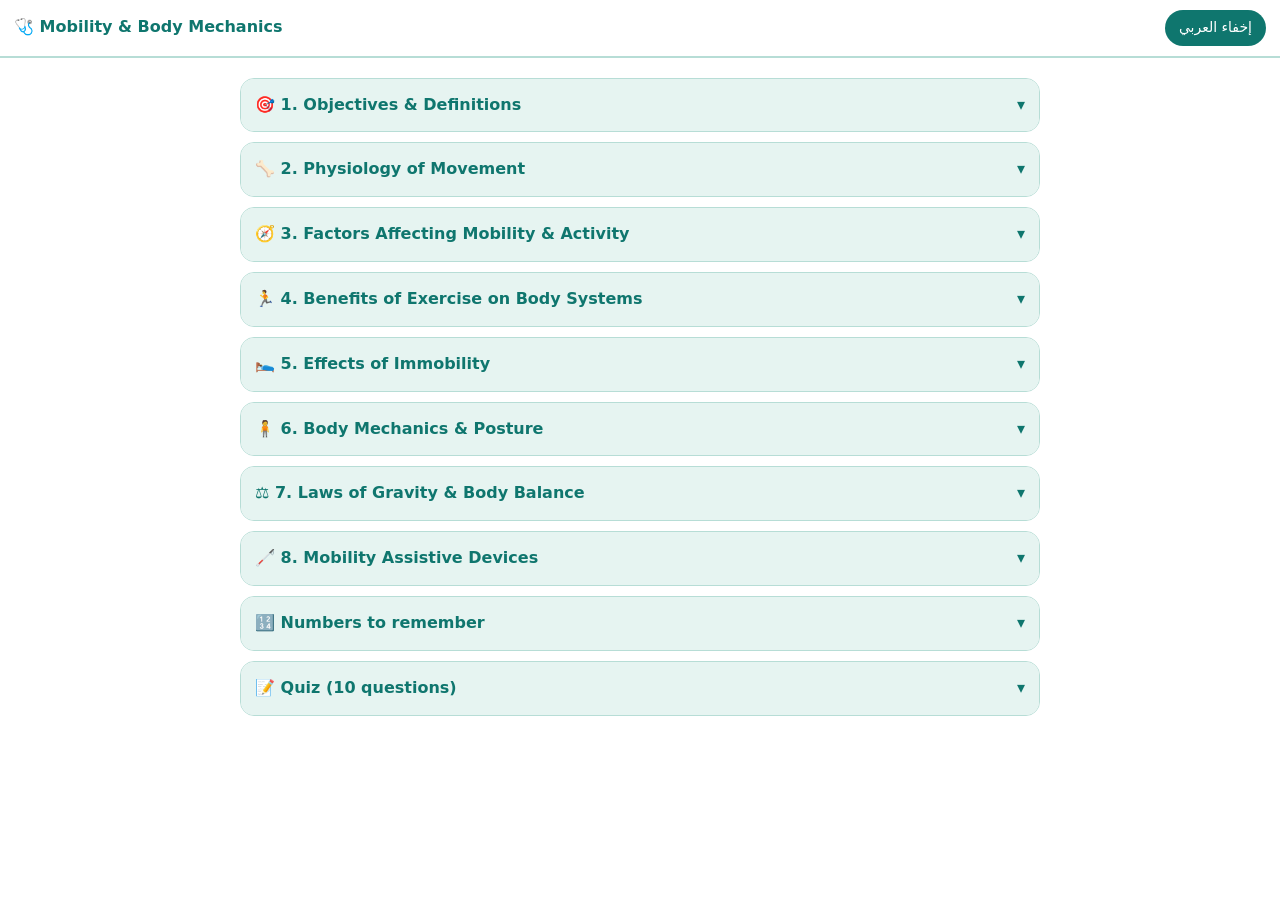
<file: lectures/c_mobility_and_body_mechanics.html>
<!DOCTYPE html>
<html lang="en"><head><meta charset="utf-8"><meta name="viewport" content="width=device-width,initial-scale=1"><title>Mobility & Body Mechanics</title>
<style>
:root{--p:#0f766e;--pl:#e6f4f1;--bd:#b7ddd6;--tx:#1f2937;--gr:#6b7280}
*{box-sizing:border-box}
body{margin:0;font-family:system-ui,-apple-system,"Segoe UI",Roboto,Arial,sans-serif;background:#fff;color:var(--tx);line-height:1.55;font-size:16px}
header{position:sticky;top:0;z-index:5;background:#fff;border-bottom:2px solid var(--bd);padding:10px 14px;display:flex;gap:10px;align-items:center;justify-content:space-between}
h1{font-size:16px;margin:0;color:var(--p)}
button{font:inherit;cursor:pointer}
#tg{background:var(--p);color:#fff;border:0;border-radius:20px;padding:7px 14px;font-size:14px}
main{max-width:820px;margin:0 auto;padding:10px}
details.card{border:1px solid var(--bd);border-radius:14px;margin:10px 0;background:#fff;overflow:hidden}
details.card>summary{list-style:none;padding:14px;font-weight:700;color:var(--p);background:var(--pl);cursor:pointer;display:flex;justify-content:space-between;gap:8px}
details.card>summary::-webkit-details-marker{display:none}
details.card>summary::after{content:"▾"}
details[open]>summary::after{content:"▴"}
.body{padding:12px 14px}
.ln{margin:8px 0}
.ar{font-size:13.5px;color:var(--gr);direction:rtl;text-align:right;margin-top:2px;line-height:1.7}
body.noar .ar{display:none}
mark{background:#fff176;padding:0 3px;border-radius:3px}
h3{color:var(--p);font-size:15px;margin:16px 0 6px;border-bottom:1px solid var(--bd);padding-bottom:3px}
.grid{display:grid;grid-template-columns:repeat(auto-fit,minmax(210px,1fr));gap:8px;margin:8px 0}
.pop{border:1px solid var(--bd);border-radius:10px;background:var(--pl);padding:10px;cursor:pointer}
.pt{font-weight:600;color:var(--p)}
.pt::after{content:" ＋";color:var(--gr)}
.pop.open .pt::after{content:" －"}
.pb{display:none;margin-top:6px;background:#fff;border-radius:8px;padding:6px 8px}
.pop.open .pb{display:block}
.tbs{display:flex;flex-wrap:wrap;gap:6px}
.tb{border:1px solid var(--bd);background:#fff;color:var(--p);border-radius:16px;padding:6px 12px;font-size:14px}
.tb.on{background:var(--p);color:#fff}
.tp{display:none;padding-top:8px}
.tp.on{display:block}
.tw{overflow-x:auto}
table{border-collapse:collapse;width:100%;font-size:14px;margin:6px 0}
th,td{border:1px solid var(--bd);padding:7px;vertical-align:top;text-align:left}
th{background:var(--pl);color:var(--p)}
.info{background:var(--pl);border:1px dashed var(--p);border-radius:10px;padding:10px;margin-top:8px;min-height:48px}
.info .ar{display:block}
.sw{text-align:center}
.sw svg{max-width:300px;width:100%;height:auto}
svg [data-info]{cursor:pointer}
.stp{border:1px solid var(--bd);border-radius:10px;padding:10px;margin:8px 0}
.nav{display:flex;justify-content:space-between;align-items:center;margin-top:8px}
.nav button,#rs{background:var(--p);color:#fff;border:0;border-radius:8px;padding:7px 14px}
.q{border:1px solid var(--bd);border-radius:12px;padding:10px;margin:10px 0}
.o{display:block;width:100%;text-align:left;border:1px solid var(--bd);background:#fff;border-radius:10px;padding:9px;margin:6px 0}
.o.ok{background:#d1fae5;border-color:#10b981}
.o.no{background:#fee2e2;border-color:#ef4444}
.big{font-size:20px}
</style></head><body>
<header><h1>🩺 Mobility & Body Mechanics</h1><button id="tg">إخفاء العربي</button></header>
<main id="app"></main>
<script>
function L(e,a){return '<div class="ln"><div>'+e+'</div><div class="ar">'+a+'</div></div>';}
function C(e,a){return e+'<div class="ar">'+a+'</div>';}
function P(a){return '<div class="grid">'+a.map(function(x){return '<div class="pop"><div class="pt">'+x[0]+'</div><div class="pb">'+L(x[1],x[2])+'</div></div>';}).join('')+'</div>';}
function TB(h,r){return '<div class="tw"><table><tr>'+h.map(function(x){return '<th>'+x+'</th>';}).join('')+'</tr>'+r.map(function(x){return '<tr>'+x.map(function(c){return '<td>'+c+'</td>';}).join('')+'</tr>';}).join('')+'</table></div>';}
function T(a){var b='<div class="tabs"><div class="tbs">',p='<div class="tps">';a.forEach(function(x,i){b+='<button class="tb'+(i?'':' on')+'">'+x[0]+'</button>';p+='<div class="tp'+(i?'':' on')+'">'+x[1]+'</div>';});return b+'</div>'+p+'</div></div>';}
function ST(a){return '<div class="stp" data-i="0">'+a.map(function(x){return '<div class="sp">'+L(x[0],x[1])+'</div>';}).join('')+'<div class="nav"><button class="bk">◀ Back</button><b class="ct"></b><button class="nx">Next ▶</button></div></div>';}
function upd(s){var i=+s.dataset.i,sp=s.querySelectorAll('.sp');sp.forEach(function(e,k){e.style.display=(k===i)?'block':'none';});s.querySelector('.ct').textContent='Step '+(i+1)+'/'+sp.length;}

var S=[];

/* 1 */
S.push(['🎯 1. Objectives & Definitions',
L(`<b>Objectives:</b> 1) Physiology of movement 2) Factors affecting <mark>mobility & activity</mark> 3) Effect of exercise & immobility on body systems 4) Factors affecting mobility & body alignment 5) Demonstrate proper <mark>body mechanics</mark> 6) Recognize <mark>mobility assisting devices</mark>`,
`الأهداف: فسيولوجيا الحركة، العوامل المؤثرة على الحركة، تأثير الرياضة وعدم الحركة على أجهزة الجسم، العوامل المؤثرة على وضع الجسم، ميكانيكا الجسم الصحيحة، وأجهزة المساعدة على الحركة.`)+
'<h3>Definitions</h3>'+
L(`<mark>Mobility</mark>: the ability to move <mark>freely, rhythmically and purposefully</mark> in the environment.`,`الحركة (Mobility): إنك تتحرك بحرية وبانتظام وبهدف في المكان اللي حواليك.`)+
L(`Mobility = ability to engage in <mark>activity</mark> and <mark>unrestricted movement</mark>: walking, running, sitting, standing, lifting, pushing, pulling and <mark>activities of daily living (ADL)</mark>.`,`يعني تقدر تمشي وتجري وتقعد وتقف وترفع وتزق وتشد، وتعمل أنشطة حياتك اليومية (ADL).`)+
TB(['','Definition','Key characteristics'],[
['<b>Immobility</b>',C(`<mark>Unavoidable restriction</mark> of movement in any area of a patient's life`,`تقييد للحركة مش بإيد المريض في أي جزء من حياته`),
C(`- Often <mark>temporary</mark> or situational<br>- May result from surgery, injury, or illness<br>- Can lead to <mark>pressure ulcers, muscle atrophy, pneumonia</mark>`,`غالبًا مؤقت، بسبب عملية أو إصابة أو مرض، ومضاعفاته: قرح الفراش وضمور العضلات والالتهاب الرئوي`)],
['<b>Disability</b>',C(`<mark>Persistent</mark> physical or mental weakness that prevents normal daily activities`,`ضعف جسدي أو عقلي مستمر بيمنع الأنشطة اليومية الطبيعية`),
C(`- Usually <mark>long-term or permanent</mark><br>- May be congenital or acquired<br>- Can involve physical, sensory, or cognitive impairments`,`غالبًا طويل المدى أو دائم، ممكن يكون خلقي أو مكتسب، وممكن يكون حركي أو حسي أو إدراكي`)]])]);

/* 2 */
S.push(['🦴 2. Physiology of Movement',
L(`Mobility depends on the successful interaction among the <mark>skeleton, the muscles, and the nervous system</mark>.`,`الحركة بتعتمد على تعاون 3 حاجات: الهيكل العظمي والعضلات والجهاز العصبي.`)+
'<h3>1. Skeletal system</h3>'+
L(`Includes <mark>bones, cartilage, ligaments, and tendons</mark>. 💡 Cartilage = غضروف، Ligament = رباط بيربط عظمة بعظمة، Tendon = وتر بيربط العضلة بالعظمة.`,`الجهاز الهيكلي بيشمل العظام والغضاريف والأربطة والأوتار.`)+
P([['🏗️ Framework','Forms the <mark>framework</mark> of the body','بيكوّن هيكل الجسم'],['🛡️ Protects','<mark>Protects</mark> the internal organs','بيحمي الأعضاء الداخلية'],['🩸 Blood cells','<mark>Produces blood cells</mark>','بيصنع خلايا الدم'],['🧂 Stores','Stores <mark>mineral salts (e.g. calcium)</mark> and fat','بيخزن أملاح معدنية زي الكالسيوم وكمان دهون']])+
L(`Bones = <mark>hard outer shell + spongy interior</mark>. Total = <mark>206 bones</mark>.`,`العظمة قشرة صلبة من برا وإسفنجية من جوه. عدد العظام 206.`)+
P([['📏 Long','<mark>Femur</mark> and <mark>humerus</mark>','عظمة الفخذ وعظمة الذراع'],['🔹 Short','<mark>Phalanges</mark> and <mark>metacarpals</mark>','سلاميات الأصابع وعظام الكف'],['⬜ Flat','<mark>Sternum</mark> and <mark>cranial</mark> bones','عظمة القص وعظام الجمجمة'],['🧩 Irregular','<mark>Vertebrae</mark> and <mark>tarsal</mark> bones','الفقرات وعظام رسغ القدم']])+
'<h3>2. Muscles</h3>'+
L(`Muscles make up <mark>40% to 50%</mark> of body weight. When they <mark>contract</mark> they cause movement. Types: skeletal, smooth, cardiac.`,`العضلات 40–50% من وزن الجسم، ولما تنقبض بتحرك الجسم، وأنواعها: هيكلية وملساء وقلبية.`)+
P([['💪 Skeletal','<mark>Moves bones and joints</mark>','بتحرك العظام والمفاصل'],['🫃 Smooth','Occurs in the <mark>digestive tract</mark> and other hollow structures','موجودة في الجهاز الهضمي والأعضاء المجوفة'],['❤️ Cardiac','Unique muscle that can <mark>contract spontaneously</mark>','عضلة القلب بتنقبض لوحدها تلقائيًا']])+
'<h3>3. Nervous system</h3>'+
L(`<mark>Peripheral nervous system</mark> controls the movement of the musculoskeletal system. It has 2 parts: Somatic and Autonomic (Sympathetic + Parasympathetic).`,`الجهاز العصبي الطرفي بيتحكم في حركة العضلات والعظام، وبينقسم: جسدي (Somatic) وذاتي (Autonomic) وده فيه سمبثاوي وباراسمبثاوي.`)+
P([['🎯 Somatic','Innervates the <mark>voluntary skeletal muscles</mark>','بيغذي العضلات الإرادية اللي بتتحكم فيها'],['⚙️ Autonomic','Has 2 branches: <mark>Sympathetic</mark> and <mark>Parasympathetic</mark>','ذاتي، وليه فرعين'],['⚡ Sympathetic','Branch of the autonomic system','فرع من الجهاز الذاتي'],['🌿 Parasympathetic','Innervates <mark>involuntary muscles</mark> such as heart, blood vessels, and glands','بيغذي العضلات اللاإرادية زي القلب والأوعية والغدد']])]);

/* 3 */
S.push(['🧭 3. Factors Affecting Mobility & Activity',
P([['1️⃣ Health status',`General health influences <mark>desire for exercise and activity tolerance</mark>. A compromised body system may affect mobility, and lack of activity affects it back. Diseases can negatively influence <mark>body alignment, balance, coordination and joint mobility</mark>.`,`صحتك العامة بتأثر على رغبتك في الرياضة وقدرتك تتحمل المجهود. وأي مرض بيأثر على وضع الجسم والتوازن والتناسق وحركة المفاصل.`],
['2️⃣ Developmental stage',`Affects the <mark>parameters of targeted mobility levels</mark>.`,`مرحلة العمر بتحدد مستوى الحركة المطلوب.`],
['3️⃣ Nutrition',`<mark>Obesity</mark> → health problems → less activity → more obesity. <mark>Joint injuries and osteoarthritis</mark> are more common with obesity. Unhealthy eating: large portions, convenience foods, diet high in <mark>saturated fat and simple carbohydrates</mark>.`,`السمنة بتسبب مشاكل صحية فتقل الحركة فتزيد السمنة. وخشونة المفاصل أكتر مع السمنة. والأكل الغلط: وجبات كبيرة وأكل جاهز ودهون مشبعة ونشويات بسيطة.`],
['4️⃣ Environment',`Home is mobility friendly if <mark>free of hazards</mark>. Work: <mark>repetitive hand work</mark> (key-stroking, sewing) impairs mobility and worsens arthritis. <mark>Sedentary lifestyle</mark> → muscle atrophy, weakened bones, lack of motivation and energy.`,`البيت الآمن من غير مخاطر بيسهّل الحركة. والشغل اللي فيه حركة يد متكررة بيضر ويزوّد التهاب المفاصل. والخمول بيسبب ضمور عضلات وضعف عظام وقلة نشاط.`]])+
'<h3>Common age-related musculoskeletal trauma</h3>'+
TB(['Age','Common trauma'],[
['0–18 months','Falls'],['18 months–6 years','Falls'],['6–20 years','Sports-related injuries, Motorcycle accidents'],['20–50 years','Sports-related injuries, Stress or overuse injuries (e.g. <mark>tendonitis</mark>)'],['50–65+ years','Recreation-related injuries, Falls, <mark>Pathological fractures</mark>, Pedestrian injuries']])+
'<div class="ar">الأطفال: وقوع. 6–20: رياضة وحوادث موتوسيكل. 20–50: رياضة وإصابات إجهاد زي التهاب الأوتار. فوق 50: إصابات ترفيه ووقوع وكسور مرضية وحوادث مشاة.</div>']);

/* 4 */
S.push(['🏃 4. Benefits of Exercise on Body Systems',
P([['🦴 Musculoskeletal',`1. Increase and maintain <mark>muscle tone, size, shape</mark><br>2. Maintain <mark>bone density & strength</mark><br>3. Increase joint mobility, flexibility and <mark>range of motion</mark>`,`بيحافظ على قوة العضلات وكثافة العظام ويزوّد مرونة المفاصل ومدى الحركة.`],
['❤️ Cardiovascular',`Improves function by increasing <mark>cardiac output</mark> and strength of heart muscle contraction`,`بيحسّن شغل القلب بزيادة النتاج القلبي وقوة انقباض عضلة القلب.`],
['🫁 Respiratory',`Improves <mark>gas exchange</mark> by increasing ventilation & oxygenation`,`بيحسّن تبادل الغازات بزيادة التهوية والأكسجة.`],
['🍽️ GI tract',`Improves <mark>appetite, digestion and elimination</mark>`,`بيحسّن الشهية والهضم والإخراج.`],
['🔥 Metabolic',`Increases <mark>metabolic rate</mark> → more body heat production and calorie use`,`بيزوّد معدل الأيض فيزيد الحرارة وحرق السعرات.`],
['🚰 Urinary',`Improves <mark>excretion of body waste</mark> through the kidneys`,`بيحسّن طرد الفضلات عن طريق الكلى.`],
['🧴 Integumentary',`Maintains <mark>skin integrity</mark>`,`بيحافظ على سلامة الجلد.`],
['🧠 Psycho-neurologic',`1. Enhances <mark>well-being</mark>, relieves stress<br>2. Improves <mark>sleep quality</mark><br>3. Improves self concept & self esteem by <mark>decreasing depression</mark>`,`بيحسّن الحالة النفسية ويقلل التوتر ويحسّن النوم والثقة بالنفس ويقلل الاكتئاب.`]])]);

/* 5 */
S.push(['🛌 5. Effects of Immobility',
T([
['🦴 MSK',L(`<mark>Decrease in muscle tonus</mark>`,`قلة قوة شد العضلة.`)+L(`<mark>Atrophy</mark>: decrease in the <mark>size</mark> of a muscle. Muscles lose strength, endurance and mass <mark>very quickly</mark> when inactive.`,`الضمور: العضلة بتصغر وتفقد قوتها وتحملها بسرعة لما متتحركش.`)+L(`<mark>Demineralization</mark>: loss of <mark>calcium</mark> from bones due to lack of activity and weight bearing → <mark>osteoporosis</mark> and possible spontaneous fractures.`,`فقدان الكالسيوم من العظام فيحصل هشاشة وكسور تلقائية.`)+L(`<mark>Contracture</mark>: <mark>permanent shortening/tightening</mark> of a muscle due to prolonged immobility → loss of function.`,`انكماش دائم في العضلة بسبب قلة الحركة الطويلة ويفقدها وظيفتها.`)],
['❤️ CVS',L(`↑ workload on the heart, ↑ heart rate, ↑ stroke volume. Prolonged inactivity → <mark>sluggish circulation</mark> and <mark>pooling of blood in veins of lower extremities</mark>.`,`القلب بيشتغل أكتر والدم بيتجمع في أوردة الرجلين.`)+L(`<mark>Phlebitis</mark>: inflammation of a vein.`,`التهاب في الوريد.`)+L(`<mark>Thrombus</mark>: a blood clot that <mark>originates at the site</mark> of obstruction.`,`جلطة اتكوّنت في مكانها.`)+L(`<mark>Embolism</mark>: a clot that <mark>dislodged</mark> from its origin and moved until it got stuck, causing obstruction.`,`جلطة اتفكت من مكانها وسافرت لحد ما اتحشرت وسدّت.`)+L(`<mark>Orthostatic hypotension</mark>: drop in <mark>systolic BP of 20 mmHg</mark> upon moving to upright position. Signs: dizziness, fainting, pale, sweating, fast heartbeat.`,`هبوط الضغط الانتصابي: الضغط الانقباضي ينزل 20 لما تقف أو تقعد، وعلاماته: دوخة وإغماء وشحوب وعرق وسرعة دقات القلب.`)],
['🫁 Resp',L(`↓ oxygen & ↑ carbon dioxide in blood due to <mark>poor gas exchange</mark>. Inability to deep breathe & cough → <mark>secretions pooling</mark> in lungs → <mark>hypostatic pneumonia</mark>.`,`الأكسجين بيقل وثاني أكسيد الكربون بيزيد، والإفرازات بتتجمع في الرئة فيحصل التهاب رئوي هبوطي.`)+L(`<mark>Atelectasis</mark>: <mark>collapsed small air sacs</mark> (they supply oxygen and remove CO₂). Causes obstruction of smaller airways and <mark>increased respiratory rate</mark>.`,`انهيار الحويصلات الهوائية الصغيرة فتنسد الشعب الصغيرة ويزيد معدل التنفس.`)],
['🧴 Skin',L(`Common effect = <mark>pressure ulcer</mark>: compression of soft tissue and/or bony prominence between mattress or adaptive devices.`,`قرح الضغط: أنسجة اتضغطت بين العظم والمرتبة أو الأجهزة.`)+L(`Begins with <mark>reddish areas</mark> and may develop into <mark>large open deep wounds</mark>.`,`بتبدأ بمنطقة حمراء وممكن تبقى جروح مفتوحة وعميقة.`)+L(`Pressure areas: back of head & ears, shoulder, elbow, hip, lower back & buttocks, inner knees, heel.`,`أماكن القرح: ورا الراس والودان، الكتف، الكوع، الورك، أسفل الضهر والمؤخرة، باطن الركبة، الكعب.`)],
['🚰 Urinary',L(`<mark>Stasis of urine</mark> leads to: <mark>infections</mark> of the urinary system, development of <mark>stones</mark>, <mark>bladder distention</mark> and <mark>incontinence</mark> of urine.`,`ركود البول بيسبب التهابات وحصوات وانتفاخ المثانة وسلس البول.`)],
['🍽️ GI',L(`<mark>Constipation</mark> and <mark>impaction</mark> of stool. <mark>Anorexia</mark> (loss of appetite).`,`إمساك وانحشار البراز وفقدان الشهية.`)],
['🧠 Psychosocial',L(`<mark>Exaggerated emotional responses</mark>, disorientation, feelings of <mark>dependency</mark>, inability to sleep well, fear.`,`ردود فعل انفعالية مبالغ فيها، تشوش، إحساس بالاعتماد على غيره، صعوبة في النوم وخوف.`)]])+
'<h3>Problems leading to immobility</h3>'+
P([['🩹 1','Trauma, surgery','إصابات وعمليات'],['🔥 2','Burn, pain','حروق وألم'],['🧬 3','Multiple sclerosis, cerebrovascular accident (CVA), COPD','تصلب متعدد، جلطة أو سكتة دماغية، انسداد رئوي مزمن'],['😔 4','Depression','اكتئاب'],['🦴 5','Cast, traction','جبس وشد'],['⛓️ 6','Prisoners','السجناء'],['⚖️ 7','Morbid obesity','سمنة مفرطة']])]);

/* 6 */
S.push(['🧍 6. Body Mechanics & Posture',
L(`Common injuries among health care team = <mark>severe musculoskeletal strains</mark>. Many can be avoided by proper body mechanics.`,`أكتر إصابات الفريق الطبي شد عضلي شديد، وبتتجنب باستخدام ميكانيكا الجسم الصح.`)+
L(`<mark>Body mechanics</mark> = the way we move our bodies. It includes <mark>4 components</mark>:`,`ميكانيكا الجسم: إزاي بنحرك جسمنا، وليها 4 مكونات:`)+
P([['1️⃣ Body alignment','Posture','وضع الجسم'],['2️⃣ Balance','','التوازن'],['3️⃣ Coordination','','التناسق'],['4️⃣ Joint mobility','','حركة المفاصل']])+
L(`Definitions: 1) Using the <mark>correct muscles</mark> to complete a task safely without injury. 2) How we use our bodies in ADL, especially <mark>taking care of our backs</mark>. 3) Proper use of muscle groups to keep <mark>healthy posture</mark> during movement, lifting, bending. 4) Coordinated, safe use of the body to produce motion and <mark>maintain balance</mark>.`,`المعنى: استخدام العضلات الصح بأمان من غير إصابة، وحماية الضهر، ووضع جسم سليم وقت الحركة والرفع والانحناء، وحركة منسقة بتحافظ على التوازن.`)+
'<h3>Body alignment</h3>'+
L(`Body alignment (posture): proper posture places the spine in a <mark>neutral (resting) position</mark>. There are <mark>4 natural curves</mark> of the spine. 👇 Tap a curve.`,`وضع الجسم الصح بيخلي العمود الفقري في وضع الراحة، وفيه 4 انحناءات طبيعية. اضغط على كل واحد.`)+
`<div class="sw"><svg viewBox="0 0 260 320"><circle cx="120" cy="14" r="13" fill="#e6f4f1" stroke="#0f766e"/><g fill="none" stroke-width="14" stroke-linecap="round">
<path data-info="<b>Cervical curve</b> (neck)<span class='ar'>انحناء الرقبة</span>" d="M120 32 Q103 57 120 86" stroke="#9fd6cc"/>
<path data-info="<b>Thoracic curve</b> (upper back, chest)<span class='ar'>انحناء الصدر (أعلى الضهر)</span>" d="M120 86 Q150 135 120 184" stroke="#5fb5a8"/>
<path data-info="<b>Lumbar curve</b> (lower back)<span class='ar'>انحناء أسفل الضهر</span>" d="M120 184 Q96 217 120 252" stroke="#2f9686"/>
<path data-info="<b>Sacral curve</b> (sacrum)<span class='ar'>انحناء العجز</span>" d="M120 252 Q142 280 128 306" stroke="#0f766e"/></g>
<g font-size="13" fill="#0f766e"><text x="150" y="62">Cervical</text><text x="170" y="140">Thoracic</text><text x="30" y="222">Lumbar</text><text x="160" y="290">Sacral</text></g></svg>
<div class="info">👆 Tap a curve</div></div>`+
'<h3>Tips to maintain proper posture</h3>'+
P([['🧍 Standing',`- Avoid standing in one position for long; if you can't change, <mark>elevate one foot on a stool</mark> and alternate<br>- <mark>Do not lock your knees</mark><br>- Keep <mark>stomach muscles tight</mark> to support your back<br>- Don't bend forward at waist or neck when working low<br>- No high-heeled/platform shoes for long periods`,`متقفش في وضع واحد كتير، متقفلش ركبك، شد عضلات بطنك، متنحنيش من الوسط أو الرقبة، وتجنب الكعب العالي.`],
['🪑 Sitting & sleeping',`- Work at a <mark>comfortable height</mark>, sit close to your work<br>- <mark>Do not slump</mark><br>- Chair supports back in a <mark>slightly arched</mark> position<br>- <mark>Feet flat</mark> on floor, <mark>knees below hips</mark><br>- Sleep on a mattress <mark>firm but not extremely hard</mark>`,`اقعد معدول من غير ترهل، ضهرك مسنود بانحناء بسيط، رجليك على الأرض وركبك أقل من الوركين، ونام على مرتبة سليمة مش قاسية جدًا.`]])+
'<h3>Why use good body mechanics?</h3>'+
L(`To <mark>prevent deformities</mark>, <mark>improve appearance</mark>, and avoid: excessive <mark>fatigue</mark>, <mark>muscle strains or tears</mark>, <mark>skeletal injuries</mark>, injury to the <mark>patient</mark>, injury to <mark>assisting staff</mark>.`,`عشان تمنع التشوهات وتحسّن الشكل وتتجنب الإرهاق والشد والتمزق وإصابات العظام وإصابة المريض والزملاء.`)+
'<h3>Risk factors for back injury</h3>'+
P([['⚖️ Excess weight','','وزن زايد'],['🚬 Smoking','','التدخين'],['🏋️ Poor work postures & lifting practices','','أوضاع شغل ورفع غلط'],['🔁 Previous back trouble','','مشاكل ضهر سابقة'],['💪 Physical fitness','NOT a predictor of risk, but fit people <mark>recover more quickly</mark>','اللياقة مش بتمنع الخطر، لكن اللي لياقته كويسة بيتعافى أسرع']])]);

/* 7 */
S.push(['⚖️ 7. Laws of Gravity & Body Balance',
L(`<mark>Center of gravity</mark> is located in the <mark>pelvic area</mark>. About <mark>half</mark> of body weight is above it and half below; and half to each side. 👇 Tap the figure.`,`مركز الجاذبية في منطقة الحوض. نص الوزن فوقه ونص تحته، ونص على كل جنب.`)+
`<div class="sw"><svg viewBox="0 0 260 300"><circle cx="130" cy="40" r="18" fill="#e6f4f1" stroke="#0f766e" stroke-width="3"/>
<g stroke="#0f766e" stroke-width="6" stroke-linecap="round"><line x1="130" y1="58" x2="130" y2="150"/><line x1="130" y1="75" x2="95" y2="120"/><line x1="130" y1="75" x2="165" y2="120"/><line x1="130" y1="150" x2="100" y2="262"/><line x1="130" y1="150" x2="160" y2="262"/></g>
<line x1="130" y1="8" x2="130" y2="285" stroke="#e11d48" stroke-width="2" stroke-dasharray="6 5"/>
<line data-info="<b>Line of gravity</b>: imaginary vertical line through the top of the head, the center of gravity and the base of support (gravity plane).<span class='ar'>خط الجاذبية: خط خيالي رأسي بيعدي من أعلى الراس لمركز الجاذبية لقاعدة الارتكاز.</span>" x1="130" y1="8" x2="130" y2="285" stroke="rgba(0,0,0,0.001)" stroke-width="22"/>
<circle data-info="<b>Center of gravity</b>: in the pelvic area. When lifting, bend knees & hips and keep back straight so it stays over the feet.<span class='ar'>مركز الجاذبية: في الحوض. وقت الرفع اثنِ الركبة والورك وخلي ضهرك مستقيم عشان يفضل فوق القدمين.</span>" cx="130" cy="150" r="10" fill="#e11d48"/>
<line data-info="<b>Base of support</b>: the feet. The wider the base, the more stable (within limits). Feet are spread sideways when lifting.<span class='ar'>قاعدة الارتكاز: القدمين. كل ما كانت أوسع كان أثبت، وقت الرفع افتح رجليك عرض.</span>" x1="75" y1="270" x2="185" y2="270" stroke="#0f766e" stroke-width="10" stroke-linecap="round"/>
<g font-size="12" fill="#6b7280"><text x="140" y="20">line of gravity</text><text x="148" y="154">CoG</text><text x="190" y="274">base</text></g></svg>
<div class="info">👆 Tap the red dot, the dashed line, or the base</div></div>`+
'<h3>Rules that govern stability</h3>'+
P([['Rule 1',`The <mark>broader the base of support</mark> and the <mark>lower the center of gravity</mark>, the greater the stability.`,`كل ما القاعدة أوسع ومركز الجاذبية أوطى كان أثبت.`],['Rule 2',`Balance is maintained as long as the <mark>line of gravity passes through the base of support</mark>.`,`التوازن بيفضل طالما خط الجاذبية بيعدي جوه قاعدة الارتكاز.`]])+
'<h3>Eight general considerations for physical tasks</h3>'+
P([['1','It is easier to <mark>pull, push, or roll</mark> an object than to lift it.','أسهل إنك تسحب أو تزق أو تدحرج من إنك ترفع.'],['2','Movements should be <mark>smooth and coordinated</mark>, not jerky.','حركتك ناعمة ومنسقة مش متقطعة.'],['3','Less force is needed to <mark>keep an object moving</mark> than to start and stop it.','تحريك شيء مستمر أسهل من البدء والإيقاف.'],['4','Use <mark>arm and leg muscles</mark> as much as possible, back muscles as little as possible.','استخدم عضلات الدراع والرجل وقلل عضلات الضهر.'],['5','Keep the work <mark>close to your body</mark>.','خلي الشيء قريب من جسمك.'],['6','<mark>Rock backward or forward</mark> on your feet to use body weight as a push/pull force.','اتمايل لقدام أو ورا عشان تستخدم وزنك في الزق والسحب.'],['7','Keep work at a <mark>comfortable height</mark> to avoid bending at the waist.','خلي الشغل على ارتفاع مريح.'],['8','Keep your body in <mark>good physical condition</mark>.','حافظ على لياقتك.']])]);

/* 8 */
S.push(['🦯 8. Mobility Assistive Devices',
T([
['🦯 Cane',L(`Used to compensate for <mark>impaired balance</mark> or increase stability. Standard = <mark>J cane</mark>. Functional on <mark>stairs and confined areas</mark>, easily stored and transported.`,`العكاز بيعوّض ضعف التوازن. أشهر نوع هو العصا حرف J، وينفع على السلم والأماكن الضيقة وسهل في الحمل.`)+L(`<b>Disadvantage:</b> <mark>limited support</mark> due to its small base of support.`,`العيب: دعمه محدود لأن قاعدته صغيرة.`)+'<h3>Fitting a cane (tap Next)</h3>'+ST([[`Patient <mark>stands</mark>, place the cane <mark>parallel to the lateral aspect of the tibia and femur</mark>.`,`المريض واقف، حط العكاز موازي للجانب الخارجي لعظمة الساق والفخذ.`],[`Adjust the hand piece <mark>level with the ulnar styloid process</mark>. 💡 البروز العظمي الصغير في رسغ اليد من ناحية الخنصر.`,`اظبط المقبض بمستوى النتوء الإبري للزند.`],[`This gives <mark>15 to 25 degrees of elbow flexion</mark> when the patient grasps the handle.`,`كده الكوع يبقى مثني 15–25 درجة وقت الإمساك.`]])],
['🩼 Crutches',L(`<mark>Axillary crutches</mark> allow a <mark>greater variety of gait patterns</mark> and a <mark>faster pace</mark>.`,`العكازات الإبطية بتسمح بأنماط مشي أكتر وسرعة أعلى.`)+L(`<b>Disadvantages:</b><br>- <mark>Less stable than walker</mark><br>- Improper use can injure <mark>neurovascular structures in the axillary region</mark><br>- Require <mark>good standing balance</mark>; geriatric patients may feel insecure or lack upper-body strength`,`العيوب: أقل ثباتًا من الووكر، والاستخدام الغلط يضر الأعصاب والأوعية في الإبط، وتحتاج توازن كويس، وكبار السن ممكن يحسوا بعدم أمان أو ميكون عندهم قوة في الجزء العلوي.`)],
['🚶 Walker',L(`Provides <mark>maximum stability and support</mark>. All have <mark>four legs</mark>; some have <mark>two or four wheels</mark> (push gently instead of picking up). Some are <mark>foldable</mark> for transport and storage.`,`الووكر أثبت جهاز، كله 4 رجلين، وبعضه عليه عجل، وبعضه بيتطوي.`)+L(`<b>Disadvantages:</b> cumbersome and hard to store/transport; <mark>very difficult on stairs</mark>; <mark>reduces speed</mark>; patient can't use a <mark>normal gait pattern</mark>.`,`العيوب: تقيل في التخزين والنقل، صعب جدًا على السلم، بيبطّئ المشي، ومبيسمحش بمشية طبيعية.`)+L(`<b>Fitting:</b> adjust height so the patient has <mark>15 to 25 degrees of elbow flexion</mark> when grasping handles.`,`الضبط: ارتفاع يخلي الكوع مثني 15–25 درجة.`)]])+
'<h3>Quick comparison</h3>'+
TB(['','Cane','Crutches','Walker'],[['Stability','Limited (small base)','Less than walker','<mark>Maximum</mark>'],['Stairs','Functional','Possible','Very difficult'],['Speed','—','<mark>Faster</mark>','Slower']])]);

/* 9 numbers */
S.push(['🔢 Numbers to remember',
P([['<span class="big">206</span>','Bones in the human body','عدد العظام'],['<span class="big">40–50%</span>','Muscles as % of body weight','نسبة العضلات من وزن الجسم'],['<span class="big">20 mmHg</span>','Drop in systolic BP = orthostatic hypotension','هبوط الضغط الانقباضي'],['<span class="big">15–25°</span>','Elbow flexion for cane / walker','ثني الكوع الصح للعكاز والووكر'],['<span class="big">4</span>','Natural spine curves; components of body mechanics; legs of a walker','4 انحناءات للعمود الفقري، و4 مكونات للميكانيكا، و4 رجلين للووكر'],['<span class="big">8</span>','General considerations for physical tasks','8 اعتبارات عامة للمهام'],['<span class="big">3</span>','Muscle types: skeletal, smooth, cardiac','3 أنواع عضلات'],['<span class="big">2 or 4</span>','Possible wheels on a walker','عجلتين أو 4 للووكر'],['<span class="big">½ / ½</span>','Body weight above/below and to each side of center of gravity','نص الوزن فوق ونص تحت ونص على كل جنب']])]);

/* 10 quiz */
S.push(['📝 Quiz (10 questions)','<div id="quiz"></div><div id="sc" class="info"></div><p><button id="rs">🔄 Restart</button></p>']);

var Q=[
{q:'Mobility depends on the interaction among:',a:'الحركة بتعتمد على تفاعل:',o:['Skeleton, muscles, nervous system','Heart, lungs, kidneys','Skin, bones, blood','Muscles, liver, brain'],c:0},
{q:'How many bones are in the human body?',a:'عدد العظام في الجسم؟',o:['106','206','306','156'],c:1},
{q:'Muscles make up what percentage of body weight?',a:'العضلات نسبتها من وزن الجسم؟',o:['10–20%','20–30%','40–50%','60–70%'],c:2},
{q:'Contracture is:',a:'الانكماش (Contracture) هو:',o:['Decrease in muscle size','Loss of calcium from bones','Inflammation of a vein','Permanent shortening of a muscle'],c:3},
{q:'Orthostatic hypotension is a drop in systolic BP of:',a:'هبوط الضغط الانتصابي هو نزول الضغط الانقباضي بمقدار:',o:['5 mmHg','10 mmHg','20 mmHg','40 mmHg'],c:2},
{q:'A blood clot that dislodged and moved until it got stuck is a:',a:'الجلطة اللي اتفكت وسافرت لحد ما اتحشرت اسمها:',o:['Thrombus','Embolism','Phlebitis','Atelectasis'],c:1},
{q:'Hypostatic pneumonia in immobile patients is mainly due to:',a:'الالتهاب الرئوي الهبوطي سببه الأساسي:',o:['Pooling of respiratory secretions','Excess oxygen','Muscle hypertrophy','Fast walking'],c:0},
{q:'The center of gravity is located in the:',a:'مركز الجاذبية موجود في:',o:['Head','Chest','Pelvic area','Feet'],c:2},
{q:'Which device provides maximum stability?',a:'أنهي جهاز بيوفر أقصى ثبات؟',o:['J cane','Axillary crutches','Walker','Wooden stick'],c:2},
{q:'Cane or walker height should give elbow flexion of:',a:'ارتفاع العكاز أو الووكر لازم يخلي ثني الكوع:',o:['0 degrees','15–25 degrees','45–60 degrees','90 degrees'],c:1}];
var ans={};
function score(){var n=0,r=0,k;for(k in ans){n++;if(ans[k])r++;}
var s='Answered '+n+'/'+Q.length+' — Score: <b>'+r+'/'+Q.length+'</b>';
if(n===Q.length)s+=(r>=9?' 🌟 Excellent!':r>=7?' 👍 Good':' 📖 Review the cards again');
document.getElementById('sc').innerHTML=s;}
function drawQuiz(){var h='';Q.forEach(function(q,n){h+='<div class="q"><b>'+(n+1)+'. '+q.q+'</b><div class="ar">'+q.a+'</div>';q.o.forEach(function(o,i){h+='<button class="o" data-q="'+n+'" data-i="'+i+'">'+o+'</button>';});h+='</div>';});document.getElementById('quiz').innerHTML=h;ans={};score();}

var app=document.getElementById('app');
S.forEach(function(s){app.insertAdjacentHTML('beforeend','<details class="card"><summary>'+s[0]+'</summary><div class="body">'+s[1]+'</div></details>');});
drawQuiz();
document.querySelectorAll('.stp').forEach(upd);

document.addEventListener('click',function(e){
var t=e.target,x;
if(x=t.closest('.pop')){x.classList.toggle('open');return;}
if(x=t.closest('.tb')){var w=x.closest('.tabs'),bs=x.parentNode.children,ps=w.querySelector('.tps').children,i=Array.prototype.indexOf.call(bs,x);
for(var k=0;k<bs.length;k++){bs[k].classList.toggle('on',k===i);ps[k].classList.toggle('on',k===i);}return;}
if(x=t.closest('.nx,.bk')){var s=x.closest('.stp'),len=s.querySelectorAll('.sp').length,j=+s.dataset.i+(x.classList.contains('nx')?1:-1);j=Math.max(0,Math.min(len-1,j));s.dataset.i=j;upd(s);return;}
if(x=t.closest('[data-info]')){x.closest('.sw').querySelector('.info').innerHTML=x.getAttribute('data-info');return;}
if(x=t.closest('.o')){var q=+x.dataset.q,i2=+x.dataset.i;if(ans.hasOwnProperty(q))return;
var ok=(i2===Q[q].c);ans[q]=ok;x.classList.add(ok?'ok':'no');
if(!ok){x.parentNode.querySelectorAll('.o')[Q[q].c].classList.add('ok');}
score();return;}
if(t.id==='rs'){drawQuiz();}
});
document.getElementById('tg').onclick=function(){document.body.classList.toggle('noar');this.textContent=document.body.classList.contains('noar')?'إظهار العربي':'إخفاء العربي';};
</script></body></html>
</file>
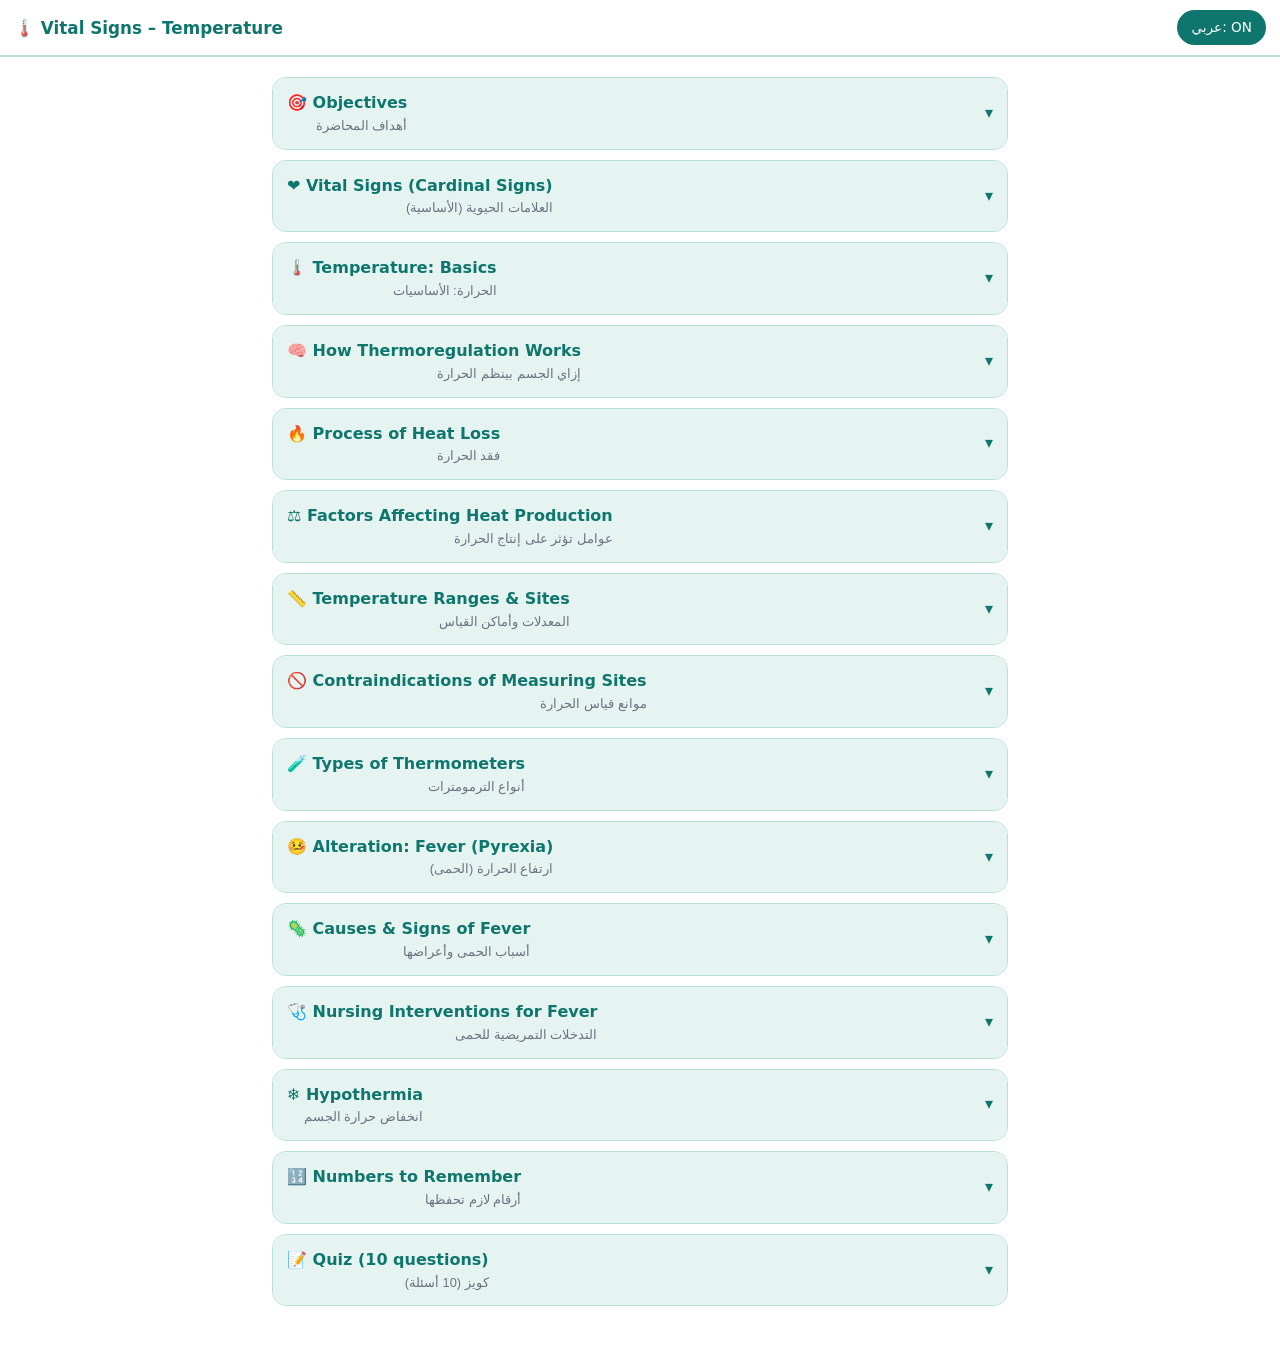
<file: lectures/c_vital_signs_temperature.html>
<!DOCTYPE html>
<html lang="en">
<head>
<meta charset="utf-8">
<meta name="viewport" content="width=device-width,initial-scale=1">
<title>Vital Signs – Temperature</title>
<style>
:root{--p:#0f766e;--pl:#e6f4f1;--bd:#b7dfd8;--tx:#1f2937;--g:#6b7280}
*{box-sizing:border-box}
body{margin:0;background:#fff;color:var(--tx);font:16px/1.55 system-ui,-apple-system,"Segoe UI",Tahoma,Arial,sans-serif;padding-bottom:40px}
header{position:sticky;top:0;z-index:5;background:#fff;border-bottom:2px solid var(--bd);padding:10px 14px;display:flex;gap:8px;align-items:center}
header h1{flex:1;margin:0;font-size:1.05rem;color:var(--p)}
button{font:inherit;cursor:pointer}
.tb{background:var(--p);color:#fff;border:0;border-radius:20px;padding:7px 14px;font-size:.85rem}
main{max-width:760px;margin:0 auto;padding:10px 12px}
.card{border:1.5px solid var(--bd);border-radius:14px;margin:10px 0;overflow:hidden}
.hd{padding:13px 14px;background:var(--pl);color:var(--p);font-weight:700;cursor:pointer;display:flex;justify-content:space-between;align-items:center;gap:8px}
.hd:after{content:"▾";transition:transform .2s}
.card.o>.hd:after{transform:rotate(180deg)}
.hd small{display:block;font-weight:400;font-size:.8rem}
.card>.bd{display:none;padding:10px 14px 14px}
.card.o>.bd{display:block}
.l{margin:9px 0}
.ar{direction:rtl;text-align:right;font-size:.84rem;color:var(--g);line-height:1.55;font-family:Tahoma,"Segoe UI",Arial,sans-serif}
body.hide .ar{display:none}
mark{background:#fde047;color:#111;padding:0 3px;border-radius:3px}
.g{background:#f3f4f6;border-radius:8px;padding:6px 10px;margin:8px 0}
h4{margin:16px 0 4px;color:var(--p);font-size:.95rem}
.fc{border:1.5px dashed var(--p);border-radius:10px;padding:9px 11px;margin:6px 0;cursor:pointer}
.fc>b{color:var(--p)}
.fc>b:after{content:" ＋"}
.fc.o>b:after{content:" −"}
.fc .x{display:none;margin-top:6px}
.fc.o{background:var(--pl);border-style:solid}
.fc.o .x{display:block}
.grid{display:grid;grid-template-columns:1fr 1fr;gap:6px}
table{width:100%;border-collapse:collapse;font-size:.85rem}
th,td{border:1px solid var(--bd);padding:5px 7px;vertical-align:top}
th{background:var(--pl);color:var(--p)}
td .l{margin:5px 0}
.sp{display:none}
.sp.on{display:block}
.st{border:1.5px solid var(--bd);border-radius:12px;padding:10px 12px;margin:8px 0}
.nav{display:flex;justify-content:space-between;align-items:center;margin-top:8px}
.nav button{background:var(--p);color:#fff;border:0;border-radius:8px;padding:7px 16px}
.big{font-size:1.6rem;text-align:center}
.fm{background:var(--pl);border-radius:10px;padding:8px 12px;text-align:center;margin:8px 0;font-weight:600}
.cv{display:flex;gap:6px;align-items:center;justify-content:center;margin:8px 0}
.cv input{width:90px;padding:6px;border:1.5px solid var(--bd);border-radius:8px;font:inherit}
.sv svg{width:100%;height:auto;display:block}
.info{background:var(--pl);border-radius:10px;padding:8px 12px;margin-top:6px;min-height:52px}
.z rect,.z circle,.y circle{fill:var(--pl);stroke:var(--p);stroke-width:1.5;cursor:pointer}
.z text,.y text{font-size:13px;fill:var(--p);font-weight:600;cursor:pointer}
.z.s rect,.y.s circle{fill:var(--p)}
.z.s text{fill:#fff}
.z2 rect{stroke:#fff;stroke-width:2;cursor:pointer}
.z2.s rect{stroke:var(--p);stroke-width:3}
.z2 text{font-size:9px;fill:#1f2937;pointer-events:none}
.ng{display:grid;grid-template-columns:repeat(auto-fill,minmax(140px,1fr));gap:8px}
.nc{border:1.5px solid var(--bd);border-radius:12px;padding:10px;text-align:center;cursor:pointer}
.nc b{display:block;font-size:1.1rem;color:var(--p)}
.nc .x{display:none;margin-top:6px;font-size:.82rem;text-align:left}
.nc.o{background:var(--pl)}
.nc.o .x{display:block}
.q{border-bottom:1px solid var(--bd);padding:10px 0}
.op{display:block;width:100%;text-align:left;border:1.5px solid var(--bd);background:#fff;border-radius:10px;padding:9px 11px;margin:5px 0}
.op.ok{background:#d1fae5;border-color:#10b981}
.op.no{background:#fee2e2;border-color:#ef4444}
.res{font-weight:700;color:var(--p);margin:12px 0}
</style>
</head>
<body>
<header><h1>🌡️ Vital Signs – Temperature</h1><button class="tb" id="tg">عربي: ON</button></header>
<main id="app"></main>
<script>
const L=(e,a)=>`<div class="l"><div>${e}</div><div class="ar">${a}</div></div>`;
const LS=arr=>arr.map(x=>L(x[0],x[1])).join("");
const G=t=>`<div class="ar g">💡 ${t}</div>`;
const F=(t,b)=>`<div class="fc" data-t><b>${t}</b><div class="x">${b}</div></div>`;
const AR=t=>`<div class="ar">${t}</div>`;
const ST=arr=>`<div class="st">${arr.map((s,i)=>`<div class="sp${i?"":" on"}">${s}</div>`).join("")}<div class="nav"><button data-s="-1">◀ Back</button><span class="sc2">1/${arr.length}</span><button data-s="1">Next ▶</button></div></div>`;
const SV=(svg,id)=>`<div class="sv" data-d="${id}">${svg}<div class="info">👆 Tap any part · اضغط على أي جزء</div></div>`;

const D={
rad:L("<b>Radiation</b> (rays): transfer of heat from the surface of one object to another <mark>without contact</mark> between the two objects.","الإشعاع: انتقال الحرارة من سطح جسم لجسم تاني من غير ما يلمسوا بعض."),
cond:L("<b>Conduction</b> (contact): transfer of heat from one molecule to a molecule of <mark>lower temperature</mark> by <mark>contact</mark> between materials, e.g. when the body is put in cold water.","التوصيل: انتقال الحرارة بالتلامس لجزيء حرارته أقل، زي لما الجسم يتحط في مية ساقعة."),
conv:L("<b>Convection</b> (air current): dispersion of heat by <mark>air currents</mark> passing over a warm object, carrying its heat away with them.","الحمل: توزيع الحرارة بتيار هوا بيعدّي على جسم دافي ويشيل حرارته معاه."),
vap:L("<b>Vaporization</b> (evaporation): the process by which a substance in the <mark>liquid</mark> state changes to a <mark>vapor</mark> state.","التبخر: تحول مادة من سائل لبخار."),
oral:L("<b>Oral</b> – within the mouth or <mark>under the tongue</mark>.","من الفم أو تحت اللسان.")+L("Not for: infants/children, unconscious, very old, seizures, persistent cough, mouth surgery/inflammation…","ممنوع في: الرضّع والأطفال، فاقد الوعي، كبار السن، التشنجات، الكحة…"),
axi:L("<b>Axillary</b> – in the <mark>armpit</mark>.","من الإبط.")+L("Not for: skin disease, axillary operation.","ممنوع في: مرض جلدي، عملية في الإبط."),
tym:L("<b>Tympanic</b> – in the <mark>ear canal</mark>.","من قناة الودن.")+L("Uses a tympanic (ear) thermometer.","بيستخدم ترمومتر الودن."),
rec:L("<b>Rectal</b> – through the <mark>anus, in the rectum</mark>.","من الشرج جوه المستقيم.")+L("Not for: rectal surgery, rectal inflammation, diarrhea.","ممنوع في: عملية في المستقيم، التهاب المستقيم، الإسهال."),
hypo:L("<b>Hypothermia</b>: a drop in body temperature <mark>below normal</mark> value.","انخفاض حرارة الجسم عن الطبيعي."),
norm:L("<b>Normal</b>: <mark>36.5–37.2°C</mark> (98.6°F = 37°C is the normal adult temperature).","الطبيعي: 36.5 إلى 37.2 مئوية."),
low:L("<b>Low-grade fever</b>: slightly elevated, approx. <mark>37.3°C to 38.2°C</mark>.","حمى خفيفة: ارتفاع بسيط من 37.3 لـ 38.2."),
high:L("<b>High-grade fever</b>: temperature above <mark>38.3°C to 40.5°C</mark>.","حمى عالية: من 38.3 لـ 40.5."),
hyper:L("<b>Hyperpyrexia</b>: body temperature above <mark>41.6°C</mark>.","فرط الحمى: فوق 41.6 مئوية.")
};

const heatSvg=`<svg viewBox="0 0 320 210"><g stroke="#0f766e" stroke-width="2"><line x1="110" y1="45" x2="145" y2="85"/><line x1="110" y1="165" x2="145" y2="130"/><line x1="210" y1="45" x2="175" y2="85"/><line x1="210" y1="165" x2="175" y2="130"/></g><circle cx="160" cy="80" r="16" fill="#fcd9b6" stroke="#0f766e" stroke-width="2"/><rect x="142" y="98" width="36" height="55" rx="12" fill="#fcd9b6" stroke="#0f766e" stroke-width="2"/><g class="z" data-i="rad"><rect x="10" y="15" width="115" height="42" rx="10"/><text x="67" y="41" text-anchor="middle">🔆 Radiation</text></g><g class="z" data-i="conv"><rect x="195" y="15" width="115" height="42" rx="10"/><text x="252" y="41" text-anchor="middle">💨 Convection</text></g><g class="z" data-i="cond"><rect x="10" y="153" width="115" height="42" rx="10"/><text x="67" y="179" text-anchor="middle">🤝 Conduction</text></g><g class="z" data-i="vap"><rect x="195" y="153" width="115" height="42" rx="10"/><text x="252" y="179" text-anchor="middle">💧 Vaporization</text></g></svg>`;

const siteSvg=`<svg viewBox="0 0 320 230"><circle cx="160" cy="45" r="30" fill="#fcd9b6" stroke="#0f766e" stroke-width="2"/><rect x="125" y="80" width="70" height="105" rx="14" fill="#fcd9b6" stroke="#0f766e" stroke-width="2"/><g class="y" data-i="tym"><circle cx="130" cy="48" r="8"/><text x="12" y="52">👂 Tympanic</text></g><g class="y" data-i="oral"><circle cx="160" cy="60" r="8"/><text x="205" y="64">👄 Oral</text></g><g class="y" data-i="axi"><circle cx="126" cy="105" r="8"/><text x="12" y="109">💪 Axillary</text></g><g class="y" data-i="rec"><circle cx="160" cy="178" r="8"/><text x="205" y="182">🍑 Rectal</text></g></svg>`;

const scl=[["hypo","Hypothermia","below normal","#bfdbfe"],["norm","Normal","36.5–37.2","#bbf7d0"],["low","Low-grade","37.3–38.2","#fef08a"],["high","High-grade","38.3–40.5","#fdba74"],["hyper","Hyperpyrexia","> 41.6","#fca5a5"]];
const scaleSvg=`<svg viewBox="0 0 330 90">${scl.map((s,i)=>`<g class="z2" data-i="${s[0]}"><rect x="${i*66}" y="15" width="66" height="50" fill="${s[3]}"/><text x="${i*66+33}" y="37" text-anchor="middle">${s[1]}</text><text x="${i*66+33}" y="52" text-anchor="middle">${s[2]}</text></g>`).join("")}<text x="165" y="84" text-anchor="middle" font-size="9" fill="#6b7280">°C</text></svg>`;

const conv=`<div class="cv"><input id="tc" type="number" step="any" placeholder="°C" oninput="cv('c')"> °C ⇄ <input id="tf" type="number" step="any" placeholder="°F" oninput="cv('f')"> °F</div>`;
function cv(w){const c=document.getElementById("tc"),f=document.getElementById("tf");if(w==="c"){f.value=c.value===""?"":(c.value*9/5+32).toFixed(1)}else{c.value=f.value===""?"":((f.value-32)*5/9).toFixed(1)}}

const NUM=[
["98.6°F = 37°C","Normal adult temperature","درجة الحرارة الطبيعية للكبار"],
["36.5–37.2°C","Normal range (Temperature Ranges slide)","المدى الطبيعي"],
["36.5–37.5°C (97.7–99.5°F)","Normal range in the Fever slide; fever is above it","المدى الطبيعي في شريحة الحمى؛ الحمى فوقه"],
["37.3–38.2°C","Low-grade fever","حمى خفيفة"],
["38.3–40.5°C","High-grade fever","حمى عالية"],
["> 41.6°C","Hyperpyrexia","فرط الحمى"],
["85%","Share of body heat lost through the skin","نسبة الحرارة المفقودة من الجلد"],
["4","Vital signs: temperature, pulse, respiration, blood pressure","العلامات الحيوية الأربعة"],
["4","Heat loss ways: radiation, conduction, convection, vaporization","طرق فقد الحرارة"],
["4","Temperature sites: oral, axillary, tympanic, rectal","أماكن قياس الحرارة"],
["3","Steps of thermoregulation","خطوات تنظيم الحرارة"],
["(°F − 32) × 5/9","Fahrenheit → Celsius","من فهرنهايت لسيلزيوس"],
["(°C × 9/5) + 32","Celsius → Fahrenheit","من سيلزيوس لفهرنهايت"],
["9 / 2 / 3","Contraindications: oral / axillary / rectal","عدد موانع القياس: فم / إبط / شرج"],
["6","Times to assess vital signs","مواقف قياس العلامات الحيوية"]
];

const Q=[
["Normal adult body temperature is:","درجة حرارة الجسم الطبيعية للكبار:",["35°C (95°F)","37°C (98.6°F)","39°C (102.2°F)","40.5°C (104.9°F)"],1],
["Which structure controls thermoregulation?","إيه الجزء اللي بيتحكم في تنظيم الحرارة؟",["Thyroid gland","Hypothalamus","Skin","Lungs"],1],
["About what percentage of body heat is lost through the skin?","نسبة الحرارة اللي بتتفقد من الجلد تقريبًا؟",["25%","50%","70%","85%"],3],
["Transfer of heat with no contact between two objects is:","نقل الحرارة من غير تلامس بين جسمين:",["Conduction","Convection","Radiation","Vaporization"],2],
["Low-grade fever range is approximately:","مدى الحمى الخفيفة تقريبًا:",["36.5–37.2°C","37.3–38.2°C","38.3–40.5°C","Above 41.6°C"],1],
["Body temperature above 41.6°C is called:","حرارة الجسم فوق 41.6 اسمها:",["Hypothermia","Low-grade fever","Hyperpyrexia","Defervescence"],2],
["Cold skin and shivering at fever onset are due to:","برودة الجلد والرعشة في بداية الحمى بسبب:",["Vasodilatation","Vasoconstriction","Sweating","Radiation"],1],
["Oral temperature is contraindicated in:","قياس الحرارة من الفم ممنوع في:",["A calm conscious adult","An unconscious patient","A patient with normal breathing","A patient who just woke up"],1],
["Rectal temperature is contraindicated in:","قياس الحرارة من الشرج ممنوع في:",["Diarrhea","Headache","Sleepiness","Thirst"],0],
["A tepid sponge bath increases heat loss through:","الإسفنجة الفاترة بتزود فقد الحرارة عن طريق:",["Radiation","Convection","Conduction","Vaporization"],2]
];

const C=[
["🎯","Objectives","أهداف المحاضرة",
LS([
["<mark>Recognize</mark> normal and abnormal values of temperature, pulse, respirations, and blood pressure for adults.","تعرّف على القيم الطبيعية وغير الطبيعية للحرارة والنبض والتنفس وضغط الدم للكبار."],
["<mark>Compare</mark> the methods and contraindications of measuring oral, tympanic, axillary, and rectal temperatures.","قارن بين طرق وموانع قياس الحرارة من الفم والودن والإبط والشرج."],
["<mark>Identify</mark> the sites for assessing the pulse and blood pressure.","حدد أماكن قياس النبض وضغط الدم."],
["<mark>Demonstrate</mark> measuring temperature, pulse, respirations, and blood pressure.","اعرض عمليًا قياس الحرارة والنبض والتنفس والضغط."]
])+G("Contraindication = مانع استخدام: حالة ماينفعش معاها تعمل الحاجة دي")],

["❤️","Vital Signs (Cardinal Signs)","العلامات الحيوية (الأساسية)",
LS([
["Vital signs are fundamental to assessment to establish <mark>baseline values</mark> of the client’s <mark>cardiorespiratory integrity</mark>.","العلامات الحيوية أساس التقييم عشان نحدد القيم المرجعية لسلامة القلب والتنفس عند المريض."],
["Vital signs reflect the body’s physiologic status and give information critical to evaluating <mark>homeostatic balance</mark>.","بتعكس حالة وظائف الجسم وبتساعد نقيّم اتزان الجسم الداخلي."],
["The term “vital” is used because the information is the <mark>clearest indicator of overall health status</mark>.","اسمها «حيوية» لأنها أوضح مؤشر على الصحة العامة."],
["Normal vital signs change with <mark>age, sex, weight, exercise tolerance, and health condition</mark>.","القيم الطبيعية بتتغير حسب السن والنوع والوزن وتحمّل المجهود والحالة الصحية."]
])+G("Baseline = قيمة مرجعية تقارن بيها · Cardiorespiratory = القلب والرئتين · Homeostasis = ثبات الجسم الداخلي · Cardinal = أساسية")
+"<h4>The 4 vital signs (tap)</h4><div class=\"grid\">"+F("🌡️ Temperature",AR("درجة الحرارة"))+F("💓 Pulse",AR("النبض"))+F("🫁 Respiration",AR("التنفس"))+F("🩸 Blood Pressure",AR("ضغط الدم"))+"</div>"
+"<h4>⏰ Times to assess vital signs</h4>"+LS([
["<mark>On admission</mark>.","عند دخول المريض."],
["When a client has a <mark>change in health status</mark>.","لما حالة المريض تتغير."],
["Before and after <mark>surgery or an invasive procedure</mark>.","قبل وبعد العملية أو أي إجراء تدخلي."],
["Before and/or after the administration of a <mark>medication</mark>.","قبل و/أو بعد إعطاء دوا."],
["Before and after any <mark>nursing intervention</mark>.","قبل وبعد أي تدخل تمريضي."],
["Measure <mark>more often</mark> if the client’s health status requires it.","قِس أكتر من مرة لو حالة المريض محتاجة."]
])],

["🌡️","Temperature: Basics","الحرارة: الأساسيات",
LS([
["Humans are <mark>warm-blooded</mark>: they maintain a consistent internal body temperature independent of the outside environment.","الإنسان دمه حامي: بيحافظ على حرارة داخلية ثابتة مهما كان الجو برّه."],
["The <mark>core temperature</mark> remains relatively constant unless the client develops a <mark>febrile illness</mark>.","حرارة الجسم الداخلية بتفضل ثابتة تقريبًا إلا لو حصلت حمى."]
])+G("Febrile = فيه حمى · Warm-blooded = حرارة جسمه ثابتة")
+"<h4>Body temperature (tap)</h4>"
+F("Core temperature",`Temperature of the <mark>deep tissue</mark> of the body (e.g. <mark>abdominal cavity and pelvic cavity</mark>). It remains relatively constant.${AR("حرارة الأنسجة العميقة (تجويف البطن والحوض). ثابتة نسبيًا.")}`)
+F("Surface temperature",`Temperature of the <mark>skin, subcutaneous tissue and fat</mark>.${AR("حرارة الجلد والأنسجة تحت الجلد والدهون.")}`)
+`<div class="big">🔥 Heat produced ⚖️ Heat lost 💨</div>`
+L("Body temperature is the <mark>balance between the heat produced</mark> by the body and <mark>the heat lost</mark> from the body.","حرارة الجسم هي التوازن بين الحرارة اللي الجسم بينتجها والحرارة اللي بتتفقد.")
+L("<mark>Thermoregulation</mark> is the process that allows the human body to maintain its <mark>core internal temperature</mark>.","تنظيم الحرارة: العملية اللي بتخلّي الجسم يحافظ على حرارته الداخلية.")
+L("The heat of the body is measured in units called <mark>degrees</mark>.","حرارة الجسم بتتقاس بوحدة اسمها درجات.")
+"<h4>Temperature scales</h4>"
+L("Temperature can be measured on the <mark>Celsius</mark> or <mark>Fahrenheit</mark> scale.","الحرارة بتتقاس بمقياس سيلزيوس أو فهرنهايت.")
+`<div class="fm"><mark>Celsius = (Fahrenheit − 32) × 5/9</mark><br><mark>Fahrenheit = (Celsius × 9/5) + 32</mark></div>`+conv],

["🧠","How Thermoregulation Works","إزاي الجسم بينظم الحرارة",
L("When the temperature <mark>increases</mark>, the body activates a system to promote <mark>heat loss</mark>. This returns body temperature back to normal.","لما الحرارة تزيد، الجسم بيشغّل نظام يزوّد فقد الحرارة ويرجّعها للطبيعي.")
+L("This process has <mark>three steps</mark> (use Next / Back):","العملية دي ليها 3 خطوات (استخدم Next / Back):")
+ST([
`<div class="big">🌡️⬆️ ➜ 🧠</div>`+L("<b>1)</b> Sensors in your <mark>central nervous system (CNS)</mark> send messages to your <mark>hypothalamus</mark>, telling it your internal temperature is increasing.","مستشعرات في الجهاز العصبي المركزي بتبعت رسالة للهيبوثالاموس إن الحرارة الداخلية بتزيد."),
`<div class="big">🧠📩</div>`+L("<b>2)</b> Your <mark>hypothalamus</mark>, which controls thermoregulation, receives the message.","الهيبوثالاموس (اللي بيتحكم في تنظيم الحرارة) بيستقبل الرسالة."),
`<div class="big">🧠 ➜ 🌡️⬇️</div>`+L("<b>3)</b> Your hypothalamus activates <mark>one of several mechanisms</mark> to decrease your temperature.","الهيبوثالاموس بيشغّل واحدة من عدة آليات عشان تنزّل الحرارة.")
])
+L("The <mark>same process</mark> occurs when your body senses your temperature is <mark>falling too low</mark>.","نفس العملية بتحصل لما الجسم يحس إن الحرارة بتنزل أوي.")
+G("CNS = المخ والحبل الشوكي · Hypothalamus = جزء في المخ هو مركز التحكم في الحرارة")
+"<h4>❄️ If the body needs to COOL DOWN (tap)</h4>"
+F("Sweating",`One of the first methods the body uses to control temperature. Sweat cools the skin as it <mark>evaporates</mark>.${AR("العرق من أول الوسائل؛ بيبرّد الجلد لما يتبخر.")}`)
+F("Vasodilatation",`The CNS instructs the capillaries under the skin to <mark>dilate (open)</mark>. Enlarged capillaries <mark>increase blood flow</mark> at the skin surface, so the body releases heat through <mark>radiation</mark>.${AR("الشعيرات الدموية تحت الجلد بتتوسع، الدم في الجلد يزيد، والجسم يطلّع حرارة بالإشعاع.")}`)
+"<h4>🔥 If the body needs to WARM UP (tap)</h4>"
+F("Stopping sweating",`The nervous system lowers sweat production to help maintain the heat the body generates.${AR("الجهاز العصبي بيقلل العرق عشان الجسم يحتفظ بالحرارة.")}`)
+F("Vasoconstriction",`The CNS signals capillaries to <mark>constrict (narrower)</mark>. This <mark>decreases blood flow</mark> under the skin and <mark>reduces heat loss</mark>.${AR("الشعيرات بتضيق، الدم تحت الجلد يقل، والحرارة المفقودة تقل.")}`)
+F("Thermogenesis",`Muscles, organs and brain produce heat when the internal temperature is sinking. <mark>Muscles</mark> are especially effective (large quantities of heat quickly). <mark>Shivering</mark> is one way.${AR("العضلات والأعضاء والمخ بتنتج حرارة لما الحرارة تنزل. العضلات الأقوى، والرعشة إحدى الطرق.")}`)
+F("Hormonal thermogenesis",`The body activates the <mark>thyroid gland</mark> if you are getting too cold. This releases hormones that increase your <mark>metabolism</mark>.${AR("الجسم بينشّط الغدة الدرقية فتفرز هرمونات بتزود الحرق (التمثيل الغذائي).")}`)
+G("Dilate = تتوسع · Constrict = تضيق · Capillaries = شعيرات دموية · Metabolism = حرق الجسم للطاقة · Thyroid = الغدة الدرقية")],

["🔥","Process of Heat Loss","فقد الحرارة",
L("Body heat is lost through the <mark>skin, lungs, and digestive and urinary tract</mark>. The loss through the skin accounts for about <mark>85%</mark> of the total.","الحرارة بتتفقد من الجلد والرئتين والجهاز الهضمي والبولي. الجلد لوحده حوالي 85%.")
+L("Heat is lost from the body through 4 ways – <mark>tap the figure</mark>:","الحرارة بتتفقد بـ 4 طرق – اضغط على الرسمة:")
+SV(heatSvg,"heat")
+"<table><tr><th>Radiation</th><th>Conduction</th><th>Convection</th><th>Vaporization</th></tr><tr><td>rays<div class=\"ar\">أشعة</div></td><td>contact<div class=\"ar\">تلامس</div></td><td>air current<div class=\"ar\">تيار هوا</div></td><td>evaporation<div class=\"ar\">تبخر</div></td></tr></table>"
+G("Vaporization = تحويل سائل لبخار")],

["⚖️","Factors Affecting Heat Production","عوامل تؤثر على إنتاج الحرارة",
"<table><tr><th>🔺 Increasing</th><th>🔻 Decreasing</th></tr><tr><td>"+LS([
["Muscular activity","نشاط العضلات"],["Ingestion of food","الأكل"],["Time of day","وقت اليوم"],["Emotion","الانفعال"],["Hormones","الهرمونات"],["Infection","العدوى"],["Increase temperature of the environment","ارتفاع حرارة البيئة"],["Menstruation and pregnancy","الدورة الشهرية والحمل"]
])+"</td><td>"+LS([
["Prolonged illness: muscular activity is diminished and less heat is produced","مرض طويل: حركة العضلات تقل فالحرارة تقل"],["Fasting","الصيام"],["Sleep","النوم"],["Depression of the nervous system","هبوط الجهاز العصبي"],["Time of day: temperature tends to be <mark>lowest in the morning</mark>","وقت اليوم: الأقل غالبًا الصبح"],["Age","السن"]
])+"</td></tr></table>"],

["📏","Temperature Ranges & Sites","المعدلات وأماكن القياس",
LS([
["Normal adult temperature is <mark>98.6°F, or 37°C</mark>.","الحرارة الطبيعية للكبار 98.6 فهرنهايت أو 37 مئوية."],
["Normal range can be from <mark>36.5°C to 37.2°C</mark>.","المدى الطبيعي من 36.5 لـ 37.2 مئوية."],
["Temperatures can vary due to: <mark>time of day, allergic reaction, illness, stress, exposure to heat or cold</mark>.","الحرارة بتتغير بسبب: وقت اليوم، حساسية، مرض، توتر، التعرض للحر أو البرد."]
])+"<h4>Temperature sites – tap a dot</h4>"+SV(siteSvg,"site")],

["🚫","Contraindications of Measuring Sites","موانع قياس الحرارة",
"<table><tr><th>Oral</th><td>"+LS([
["Infants and children","الرضّع والأطفال"],["Unconscious patient","مريض فاقد الوعي"],["Inflammation or surgery of mouth","التهاب أو عملية في الفم"],["Mouth breathing patients","مريض بيتنفس من الفم"],["Very old","كبار السن جدًا"],["Very weak, cannot close his mouth well","ضعيف جدًا ومش قادر يقفل بقه"],["Patient with seizure disorder","مريض تشنجات"],["Persistent frequent cough","كحة مستمرة ومتكررة"],["After drinking hot or cold fluids","بعد شرب سوائل سخنة أو ساقعة"]
])+"</td></tr><tr><th>Axillary</th><td>"+LS([["Skin disease","مرض جلدي"],["Axillary operation","عملية في الإبط"]])+"</td></tr><tr><th>Rectal</th><td>"+LS([["Patient with a surgery in rectum","مريض عنده عملية في المستقيم"],["Inflammation of rectum","التهاب المستقيم"],["Diarrhea","إسهال"]])+"</td></tr></table>"],

["🧪","Types of Thermometers","أنواع الترمومترات",
"<p class=\"ar\" style=\"margin:0\">اضغط على كل نوع</p>"
+F("🧪 Glass thermometers",`Glass tube with a °C / °F scale.${AR("ترمومتر زجاج عليه تدريج مئوي وفهرنهايت.")}`)
+F("🔢 Digital thermometers",`Show the reading on a digital screen (e.g. 98.6).${AR("بيعرض القراءة على شاشة رقمية.")}`)
+F("👂 Tympanic thermometers",`Placed in the ear (ear canal); shows the reading on a screen.${AR("بيتحط في الودن وبيعرض القراءة.")}`)
+F("🌈 Sensitive strip thermometers",`A strip placed on the forehead; the strip shows the temperature (e.g. 37, 38 / 98.6, 100.4).${AR("شريط بيتحط على الجبهة وبيوضح الحرارة.")}`)
+F("🍼 Pacifier thermometers",`A pacifier with a digital screen, used for babies.${AR("لهاية فيها شاشة رقمية للأطفال الرضّع.")}`)],

["🤒","Alteration: Fever (Pyrexia)","ارتفاع الحرارة (الحمى)",
LS([
["<mark>Pyrexia</mark> is a common symptom of illness. A body temperature above the usual range is called <mark>pyrexia, hyperthermia or fever</mark>.","الحمى عرض شائع للمرض. حرارة الجسم فوق المعتاد اسمها pyrexia أو hyperthermia أو fever."],
["A fever is an elevation of body temperature above the normal range of <mark>36.5–37.5°C (97.7–99.5°F)</mark>.","الحمى ارتفاع حرارة الجسم فوق المدى الطبيعي 36.5–37.5 مئوية (97.7–99.5 فهرنهايت)."]
])+"<h4>Fever grades – tap a segment</h4>"+SV(scaleSvg,"scale")
+G("Pyrexia = حمى · Hyperthermia = ارتفاع الحرارة · Hyperpyrexia = حمى شديدة جدًا")
+AR("⚠️ المحاضرة ماذكرتش درجات بين 40.5 و41.6 (مكتوبة زي ما هي).")],

["🦠","Causes & Signs of Fever","أسباب الحمى وأعراضها",
L("Fever is the result of an <mark>immune response</mark> by the body to a foreign invader: <mark>viruses, bacteria, fungi, drugs, or other toxins</mark>.","الحمى نتيجة رد فعل مناعي ضد غازي: فيروسات، بكتيريا، فطريات، أدوية، أو سموم.")
+"<h4>Other causes</h4>"+LS([
["Damage to the <mark>heat regulating center</mark> due to head injury","تلف مركز تنظيم الحرارة بسبب إصابة في الراس"],
["Acute infectious disease e.g. <mark>malaria</mark>","مرض معدي حاد زي الملاريا"],
["Acute inflammatory conditions","حالات التهابية حادة"],
["Acute and prolonged pain","ألم حاد ومستمر"],
["Extreme nervousness","عصبية شديدة"],
["Emotional stress","ضغط نفسي"],
["Trauma or injury to body tissue","إصابة أو رضّ للأنسجة"],
["Conditions that <mark>increase heat production</mark> e.g. <mark>thyrotoxicosis</mark>: increased metabolic rate elevates body temperature","حالات بتزود إنتاج الحرارة زي التسمم الدرقي: الحرق بيزيد فالحرارة ترتفع"],
["Conditions that <mark>decrease heat loss</mark> e.g. <mark>dehydration</mark>: decreased secretion of sweat","حالات بتقلل فقد الحرارة زي الجفاف: العرق يقل"]
])+G("Thyrotoxicosis = زيادة هرمون الغدة الدرقية · Dehydration = جفاف")
+"<h4>Signs and symptoms (Next / Back)</h4>"
+ST([
`<div class="big">🥶</div>`+L("<b>Onset (Cold or chill stage):</b> <mark>chills</mark>, feeling of coldness, <mark>cold skin</mark> (due to <mark>vasoconstriction</mark>), <mark>shivering</mark>.","مرحلة البداية (البرد/القشعريرة): قشعريرة، إحساس ببرد، جلد بارد (بسبب انقباض الأوعية)، رعشة."),
`<div class="big">🥵💦</div>`+L("<b>Course – Defervescence (fever abatement):</b> <mark>excessive sweating</mark> and a hot, <mark>flushed skin</mark> due to sudden <mark>vasodilation</mark>.","مرحلة نزول الحمى: عرق كتير وجلد سخن ومحمّر بسبب توسع الأوعية فجأة."),
`<div class="big">🙂🌡️</div>`+L("<b>Decline period:</b> a period when the temperature <mark>falls to normal</mark>.","فترة الانحدار: الحرارة بترجع للطبيعي.")
])+G("Defervescence = نزول الحمى · Flushed = محمرّ")],

["🩺","Nursing Interventions for Fever","التدخلات التمريضية للحمى",
LS([
["<mark>Monitor vital signs</mark>.","راقب العلامات الحيوية."],
["Assess <mark>skin color and temperature</mark>.","قيّم لون الجلد وحرارته."],
["Monitor <mark>white blood cell count, hematocrit value</mark>, and other pertinent laboratory records.","راقب عدد كرات الدم البيضا والهيماتوكريت ونتايج التحاليل المهمة."],
["<mark>Remove excess blankets</mark> when the client feels warm, but provide <mark>extra warmth</mark> when the client feels chilled.","شيل البطاطين الزيادة لو المريض سخن، وادّيه دفا زيادة لو حاسس ببرد."],
["Provide <mark>adequate food and fluids</mark> to meet the increased metabolic demands and prevent dehydration, if health permits. Clients who sweat profusely can become dehydrated.","وفّر أكل وسوائل كفاية للاحتياج الزايد وتمنع الجفاف لو الحالة تسمح؛ اللي بيعرق كتير ممكن يتجفف."],
["Measure <mark>intake and output</mark>.","قِس السوائل الداخلة والخارجة."],
["Maintain prescribed <mark>intravenous fluids</mark>.","استمر في المحاليل الوريدية المكتوبة."],
["<mark>Reduce physical activity</mark> to limit heat production, especially in the flush stage.","قلّل النشاط البدني عشان الحرارة المنتجة تقل، خصوصًا في مرحلة الاحمرار."],
["Administer <mark>antipyretics</mark> as ordered.","اعطِ خافضات الحرارة حسب الأمر."],
["Provide <mark>oral hygiene</mark> to keep the mucous membranes moist. They can become dry and cracked because of excessive fluid loss.","اعتنِ بنظافة الفم عشان الأغشية المخاطية تفضل رطبة؛ ممكن تنشف وتتشقق من فقد السوائل."],
["Provide a <mark>tepid sponge bath</mark> to increase heat loss through <mark>conduction</mark>.","استحمام بإسفنجة فاترة يزوّد فقد الحرارة بالتوصيل."],
["Provide <mark>dry clothing and bed linens</mark> to increase heat loss through conduction.","هدوم وملايات نضيفة وناشفة تزوّد فقد الحرارة بالتوصيل."]
])+G("Antipyretics = خافضات الحرارة · Tepid = فاتر · Mucous membranes = الأغشية المخاطية · Hematocrit = نسبة كرات الدم الحمرا")],

["❄️","Hypothermia","انخفاض حرارة الجسم",
L("<mark>Hypothermia</mark> is defined as a <mark>drop in body temperature below normal</mark> value.","انخفاض الحرارة هو نزول حرارة الجسم عن القيمة الطبيعية.")
+"<h4>Causes</h4>"+LS([
["<mark>Lowered metabolism</mark>","نقص الحرق"],["<mark>Decreased activity</mark> – usually occurs in the elderly","قلة النشاط – بتحصل غالبًا في كبار السن"],["<mark>Heavy sedation</mark>","مهدّئات قوية"],["<mark>Circulatory failure</mark>","فشل الدورة الدموية"],["Exposure to <mark>extremely cold</mark> environmental temperature","التعرض لجو بارد جدًا"]
])
+F("Signs and symptoms (tap)",LS([
["Pale skin · Cold hands and feet · Cyanosed lips · Chilling · Drowsiness","جلد شاحب · إيدين ورجلين باردة · شفايف زرقا · قشعريرة · نعاس"],
["Decreased mental and physical capabilities · Patient feels sleepy · <mark>Slow pulse rate</mark>","قدرات عقلية وجسدية أقل · المريض عايز ينام · نبض بطيء"]
])+G("Cyanosed = زرقان من نقص الأكسجين"))
+F("Nursing care (tap)",LS([
["<mark>Increase physical activities</mark>.","زوّد النشاط البدني."],
["<mark>Warm the patient</mark> by: more blankets, extra clothes, heaters, hot applications to the skin (hot water bottles, heating pads), friction of the body surface, and warm food and drinks.","دفّي المريض بـ: بطاطين وهدوم زيادة، سخانات، كمادات سخنة (زجاجات مية سخنة ووسايد تدفئة)، تدليك سطح الجسم، وأكل وشرب سخن."]
]))],

["🔢","Numbers to Remember","أرقام لازم تحفظها",
"<p class=\"ar\" style=\"margin:0 0 8px\">اضغط على أي كارت يظهر معناه</p><div class=\"ng\">"+NUM.map(n=>`<div class="nc" data-t><b>${n[0]}</b><div class="x">${n[1]}${AR(n[2])}</div></div>`).join("")+"</div>"],

["📝","Quiz (10 questions)","كويز (10 أسئلة)",
Q.map((q,i)=>`<div class="q" data-q="${i}"><b>${i+1}. ${q[0]}</b>${AR(q[1])}${q[2].map((o,j)=>`<button class="op" data-o="${j}">${o}</button>`).join("")}</div>`).join("")+`<div id="res" class="res"></div><button class="tb" data-r="1">↺ Restart</button>`]
];

document.getElementById("app").innerHTML=C.map(c=>`<section class="card"><div class="hd" data-t><span>${c[0]} ${c[1]}<small class="ar">${c[2]}</small></span></div><div class="bd">${c[3]}</div></section>`).join("");

let sc=0,dn=0;
function showRes(){
  const r=document.getElementById("res");
  if(dn<10){r.textContent="Score: "+sc+" / "+dn;return}
  const p=Math.round(sc*10);
  r.innerHTML="Final score: "+sc+" / 10 ("+p+"%) "+(sc>=8?"🌟 Excellent!":sc>=5?"👍 Good, review the mistakes":"📚 Review the lecture again")+AR("النتيجة النهائية: "+sc+" من 10");
}
document.getElementById("tg").addEventListener("click",function(){
  document.body.classList.toggle("hide");
  this.textContent=document.body.classList.contains("hide")?"عربي: OFF":"عربي: ON";
});
document.addEventListener("click",function(e){
  const t=e.target;
  const op=t.closest(".op");
  if(op){
    const q=op.closest(".q");
    if(q.getAttribute("data-d"))return;
    q.setAttribute("data-d","1");
    const i=+q.getAttribute("data-q"),j=+op.getAttribute("data-o"),right=Q[i][3];
    if(j===right){op.classList.add("ok");sc++}else{op.classList.add("no");q.querySelectorAll(".op")[right].classList.add("ok")}
    dn++;showRes();return;
  }
  if(t.closest("[data-r]")){
    document.querySelectorAll(".q").forEach(function(q){q.removeAttribute("data-d");q.querySelectorAll(".op").forEach(function(o){o.classList.remove("ok","no")})});
    sc=0;dn=0;document.getElementById("res").textContent="";return;
  }
  const sb=t.closest("[data-s]");
  if(sb){
    const st=sb.closest(".st"),ps=Array.prototype.slice.call(st.querySelectorAll(".sp"));
    const i=ps.findIndex(function(p){return p.classList.contains("on")});
    const n=Math.max(0,Math.min(ps.length-1,i+Number(sb.getAttribute("data-s"))));
    ps[i].classList.remove("on");ps[n].classList.add("on");
    st.querySelector(".sc2").textContent=(n+1)+"/"+ps.length;return;
  }
  const z=t.closest("[data-i]");
  if(z){
    const box=z.closest(".sv");
    box.querySelectorAll("[data-i]").forEach(function(x){x.classList.remove("s")});
    z.classList.add("s");
    box.querySelector(".info").innerHTML=D[z.getAttribute("data-i")];return;
  }
  const tg=t.closest("[data-t]");
  if(tg){
    if(tg.classList.contains("hd")){tg.parentNode.classList.toggle("o")}else{tg.classList.toggle("o")}
  }
});
</script>
</body>
</html>
</file>
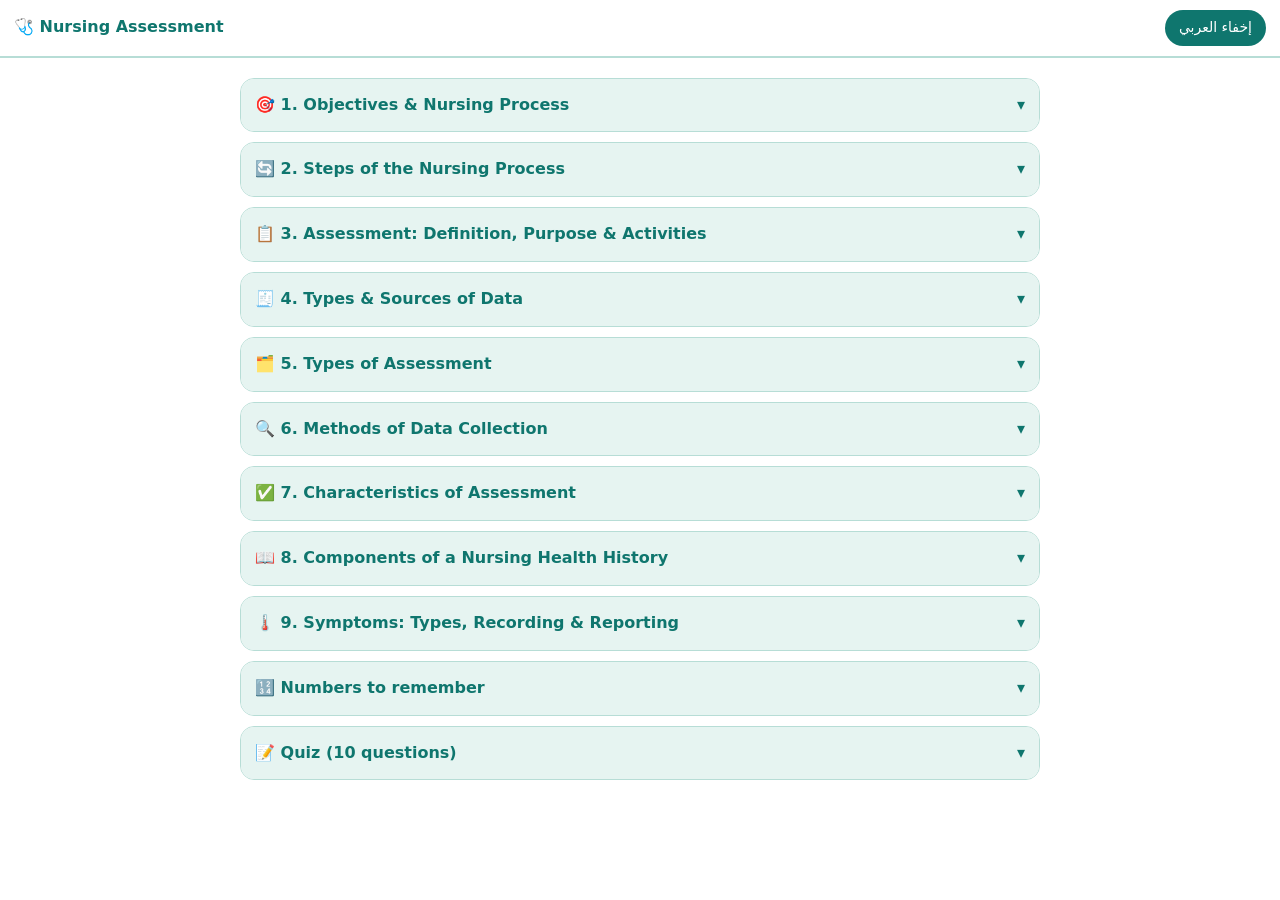
<file: lectures/l_assessment.html>
<!DOCTYPE html>
<html lang="en"><head><meta charset="utf-8"><meta name="viewport" content="width=device-width,initial-scale=1"><title>Nursing Assessment</title>
<style>
:root{--p:#0f766e;--pl:#e6f4f1;--bd:#b7ddd6;--tx:#1f2937;--gr:#6b7280}
*{box-sizing:border-box}
body{margin:0;font-family:system-ui,-apple-system,"Segoe UI",Roboto,Arial,sans-serif;background:#fff;color:var(--tx);line-height:1.55;font-size:16px}
header{position:sticky;top:0;z-index:5;background:#fff;border-bottom:2px solid var(--bd);padding:10px 14px;display:flex;gap:10px;align-items:center;justify-content:space-between}
h1{font-size:16px;margin:0;color:var(--p)}
button{font:inherit;cursor:pointer}
#tg{background:var(--p);color:#fff;border:0;border-radius:20px;padding:7px 14px;font-size:14px}
main{max-width:820px;margin:0 auto;padding:10px}
details.card{border:1px solid var(--bd);border-radius:14px;margin:10px 0;background:#fff;overflow:hidden}
details.card>summary{list-style:none;padding:14px;font-weight:700;color:var(--p);background:var(--pl);cursor:pointer;display:flex;justify-content:space-between;gap:8px}
details.card>summary::-webkit-details-marker{display:none}
details.card>summary::after{content:"▾"}
details[open]>summary::after{content:"▴"}
.body{padding:12px 14px}
.ln{margin:8px 0}
.ar{font-size:13.5px;color:var(--gr);direction:rtl;text-align:right;margin-top:2px;line-height:1.7}
body.noar .ar{display:none}
mark{background:#fff176;padding:0 3px;border-radius:3px}
h3{color:var(--p);font-size:15px;margin:16px 0 6px;border-bottom:1px solid var(--bd);padding-bottom:3px}
.grid{display:grid;grid-template-columns:repeat(auto-fit,minmax(210px,1fr));gap:8px;margin:8px 0}
.pop{border:1px solid var(--bd);border-radius:10px;background:var(--pl);padding:10px;cursor:pointer}
.pt{font-weight:600;color:var(--p)}
.pt::after{content:" ＋";color:var(--gr)}
.pop.open .pt::after{content:" －"}
.pb{display:none;margin-top:6px;background:#fff;border-radius:8px;padding:6px 8px}
.pop.open .pb{display:block}
.tbs{display:flex;flex-wrap:wrap;gap:6px}
.tb{border:1px solid var(--bd);background:#fff;color:var(--p);border-radius:16px;padding:6px 12px;font-size:14px}
.tb.on{background:var(--p);color:#fff}
.tp{display:none;padding-top:8px}
.tp.on{display:block}
.tw{overflow-x:auto}
table{border-collapse:collapse;width:100%;font-size:14px;margin:6px 0}
th,td{border:1px solid var(--bd);padding:7px;vertical-align:top;text-align:left}
th{background:var(--pl);color:var(--p)}
.info{background:var(--pl);border:1px dashed var(--p);border-radius:10px;padding:10px;margin-top:8px;min-height:48px}
.info .ar{display:block}
.sw{text-align:center}
.sw svg{max-width:340px;width:100%;height:auto}
svg [data-info]{cursor:pointer}
.stp{border:1px solid var(--bd);border-radius:10px;padding:10px;margin:8px 0}
.nav{display:flex;justify-content:space-between;align-items:center;margin-top:8px}
.nav button,#rs{background:var(--p);color:#fff;border:0;border-radius:8px;padding:7px 14px}
.q{border:1px solid var(--bd);border-radius:12px;padding:10px;margin:10px 0}
.o{display:block;width:100%;text-align:left;border:1px solid var(--bd);background:#fff;border-radius:10px;padding:9px;margin:6px 0}
.o.ok{background:#d1fae5;border-color:#10b981}
.o.no{background:#fee2e2;border-color:#ef4444}
.big{font-size:20px}
</style></head><body>
<header><h1>🩺 Nursing Assessment</h1><button id="tg">إخفاء العربي</button></header>
<main id="app"></main>
<script>
function L(e,a){return '<div class="ln"><div>'+e+'</div><div class="ar">'+a+'</div></div>';}
function C(e,a){return e+'<div class="ar">'+a+'</div>';}
function P(a){return '<div class="grid">'+a.map(function(x){return '<div class="pop"><div class="pt">'+x[0]+'</div><div class="pb">'+L(x[1],x[2])+'</div></div>';}).join('')+'</div>';}
function TB(h,r){return '<div class="tw"><table><tr>'+h.map(function(x){return '<th>'+x+'</th>';}).join('')+'</tr>'+r.map(function(x){return '<tr>'+x.map(function(c){return '<td>'+c+'</td>';}).join('')+'</tr>';}).join('')+'</table></div>';}
function T(a){var b='<div class="tabs"><div class="tbs">',p='<div class="tps">';a.forEach(function(x,i){b+='<button class="tb'+(i?'':' on')+'">'+x[0]+'</button>';p+='<div class="tp'+(i?'':' on')+'">'+x[1]+'</div>';});return b+'</div>'+p+'</div></div>';}
function ST(a){return '<div class="stp" data-i="0">'+a.map(function(x){return '<div class="sp">'+L(x[0],x[1])+'</div>';}).join('')+'<div class="nav"><button class="bk">◀ Back</button><b class="ct"></b><button class="nx">Next ▶</button></div></div>';}
function upd(s){var i=+s.dataset.i,sp=s.querySelectorAll('.sp');sp.forEach(function(e,k){e.style.display=(k===i)?'block':'none';});s.querySelector('.ct').textContent='Step '+(i+1)+'/'+sp.length;}

var S=[];

/* 1 */
S.push(['🎯 1. Objectives & Nursing Process',
'<h3>Lecture objectives (tap)</h3>'+
P([['1–3 Nursing process',`Define <mark>nursing process</mark> & <mark>assessment</mark>, state the <mark>purposes</mark> of the nursing process, list its <mark>five steps</mark>.`,`تعرّف عملية التمريض والتقييم، وتقول أغراضها، وتعدّد خطواتها الخمسة.`],
['4–5 Assessment',`Identify the <mark>purposes</mark> of assessment and recognize the <mark>types</mark> of assessment.`,`تعرف أغراض التقييم وأنواعه.`],
['6–9 Data',`Explain <mark>elements/activities</mark> of assessment, discuss <mark>sources of data</mark>, enumerate <mark>methods of data collection</mark>, identify <mark>characteristics</mark> of data collection.`,`تشرح أنشطة التقييم ومصادر البيانات وطرق جمعها وخصائصها.`],
['10–12 History & symptoms',`List components of <mark>nursing health history</mark>, state <mark>classification of symptoms</mark>, <mark>record and report</mark> signs and symptoms.`,`تعدّد مكونات التاريخ الصحي التمريضي، وتصنيف الأعراض، وتسجيل وإبلاغ العلامات والأعراض.`]])+
'<h3>Definition: Nursing process</h3>'+
L(`The <mark>framework for professional nursing practice</mark>. It directs nursing activities for health <mark>promotion, protection and disease prevention</mark>.`,`هو الإطار اللي بيقوم عليه شغل التمريض المهني، وبيوجّه الأنشطة لتعزيز الصحة وحمايتها والوقاية من المرض.`)+
L(`<b>Or:</b> an <mark>organized sequence of problem-solving steps</mark> used to identify and manage the health problems of clients.`,`أو: خطوات منظمة لحل المشكلات بنستخدمها لتحديد وإدارة المشاكل الصحية للمرضى.`)+
'<h3>Purposes of the nursing process</h3>'+
P([['1️⃣ Framework for care',`Provides a <mark>framework for care</mark> that meets the individual needs of the <mark>patient, family and community</mark>.`,`إطار للرعاية بيلبي احتياجات المريض والأسرة والمجتمع.`],
['2️⃣ Efficiency',`<mark>Enhances nursing efficiency</mark> by <mark>standardizing</mark> nursing practice.`,`بيزوّد كفاءة التمريض عن طريق توحيد الممارسة.`],
['3️⃣ Unity of language',`Provides a <mark>unity of language</mark> for the nursing profession.`,`بيوحّد لغة مهنة التمريض.`],
['4️⃣ Systematic method',`Provides an <mark>orderly & systematic method</mark> for planning & providing care.`,`طريقة منظمة لتخطيط الرعاية وتقديمها.`],
['5️⃣ Economic',`<mark>Economic</mark> purposes.`,`أغراض اقتصادية.`]])]);

/* 2 */
S.push(['🔄 2. Steps of the Nursing Process',
L(`The nursing process has <mark>5 steps</mark> that form a <mark>cycle</mark>. 👇 Tap each box.`,`عملية التمريض 5 خطوات في دايرة. اضغط على كل مربع.`)+
`<div class="sw"><svg viewBox="0 0 340 320">
<circle cx="170" cy="165" r="105" fill="none" stroke="#b7ddd6" stroke-width="3" stroke-dasharray="6 5"/>
<text x="170" y="160" text-anchor="middle" font-size="14" fill="#0f766e" font-weight="700">NURSING</text><text x="170" y="178" text-anchor="middle" font-size="14" fill="#0f766e" font-weight="700">PROCESS</text>
<g data-info="<b>1. Assessing (Assessment)</b>: <mark>gather data</mark>.<span class='ar'>التقييم: جمع البيانات.</span>"><rect x="115" y="12" width="110" height="38" rx="10" fill="#e6f4f1" stroke="#0f766e"/><text x="170" y="36" text-anchor="middle" font-size="12" fill="#0f766e">1 Assessment</text></g>
<g data-info="<b>2. Analyzing (Diagnosis)</b>: <mark>identify the problem</mark> and <mark>formulate the nursing diagnosis</mark>.<span class='ar'>التشخيص: تحدد المشكلة وتكوّن التشخيص التمريضي.</span>"><rect x="228" y="92" width="104" height="38" rx="10" fill="#e6f4f1" stroke="#0f766e"/><text x="280" y="116" text-anchor="middle" font-size="12" fill="#0f766e">2 Diagnosis</text></g>
<g data-info="<b>3. Planning (Outcome identification and planning)</b>: <mark>write the care plan to meet goals</mark>.<span class='ar'>التخطيط: تكتب خطة الرعاية عشان تحقق الأهداف.</span>"><rect x="195" y="248" width="125" height="50" rx="10" fill="#e6f4f1" stroke="#0f766e"/><text x="257" y="270" text-anchor="middle" font-size="11" fill="#0f766e">3 Outcome ident.</text><text x="257" y="285" text-anchor="middle" font-size="11" fill="#0f766e">and Planning</text></g>
<g data-info="<b>4. Implementing (Implementation)</b>: <mark>carry out the plan</mark>.<span class='ar'>التنفيذ: تنفذ الخطة.</span>"><rect x="20" y="254" width="120" height="38" rx="10" fill="#e6f4f1" stroke="#0f766e"/><text x="80" y="278" text-anchor="middle" font-size="12" fill="#0f766e">4 Implementation</text></g>
<g data-info="<b>5. Evaluating (Evaluation)</b>: <mark>collect objective data</mark> to determine the extent to which goals were achieved, then <mark>revise the plan as needed</mark>.<span class='ar'>التقييم النهائي: تجمع بيانات موضوعية تشوف الأهداف اتحققت لأي درجة، وتعدّل الخطة لو لزم.</span>"><rect x="8" y="92" width="104" height="38" rx="10" fill="#e6f4f1" stroke="#0f766e"/><text x="60" y="116" text-anchor="middle" font-size="12" fill="#0f766e">5 Evaluation</text></g>
<g fill="#0f766e" font-size="16"><text x="232" y="62">➜</text><text x="290" y="200">➜</text><text x="150" y="304" transform="rotate(180 150 300)">➜</text><text x="30" y="205">➜</text><text x="82" y="68">➜</text></g>
</svg>
<div class="info">👆 Tap a box</div></div>`+
'<h3>Step by step (Next / Back)</h3>'+
ST([[`<b>Assessing</b> → <mark>Gather data</mark>.`,`التقييم: تجمع البيانات.`],
[`<b>Analyzing</b> → <mark>I.D. problem, formulate nursing diagnosis</mark>.`,`التحليل (التشخيص): تحدد المشكلة وتكتب التشخيص التمريضي.`],
[`<b>Planning</b> → <mark>Write care plan to meet goals</mark>.`,`التخطيط: تكتب خطة الرعاية لتحقيق الأهداف.`],
[`<b>Implementing</b> → <mark>Carry out plan</mark>.`,`التنفيذ: تنفذ الخطة.`],
[`<b>Evaluating</b> → <mark>Collect objective data</mark> to determine the extent to which goals were achieved. <mark>Revise plan as needed</mark>.`,`التقييم: تجمع بيانات موضوعية تعرف بيها الأهداف اتحققت قد إيه، وتعدّل الخطة لو محتاج.`]])]);

/* 3 */
S.push(['📋 3. Assessment: Definition, Purpose & Activities',
'<h3>Definition</h3>'+
L(`The <mark>first step</mark> in the nursing process. It involves systematic <mark>Collection, Validation, Organization, Interpretation and Documentation</mark> of data for use by health care professionals.`,`أول خطوة في عملية التمريض، وفيها جمع وتأكيد وتنظيم وتفسير وتوثيق البيانات بشكل منظم عشان الفريق الصحي يستخدمها.`)+
'<h3>Step 1: Data collection</h3>'+
L(`Assessment is a collection of all data including <mark>subjective and objective data</mark>.`,`التقييم هو جمع كل البيانات، الذاتية والموضوعية.`)+
L(`A <mark>complete nursing assessment</mark> of the client includes:`,`التقييم التمريضي الكامل بيشمل:`)+
P([['1️⃣ History','<mark>Health and Medical history</mark>','التاريخ الصحي والطبي'],['2️⃣ Physical','<mark>Head-to-Toe assessment</mark>','فحص من الراس للقدم'],['3️⃣ Client interview','<mark>Verbal interview with client</mark>','مقابلة شفهية مع المريض'],['4️⃣ Others interview','<mark>Verbal interview with significant others</mark>','مقابلة مع المقربين من المريض'],['5️⃣ Tests','<mark>Results of diagnostic tests</mark>','نتايج الفحوصات التشخيصية']])+
'<h3>Purposes of assessment</h3>'+
P([['1️⃣ Database',`To <mark>establish a database</mark> concerning a client's <mark>physical, psychosocial and emotional</mark> health.`,`تكوّن قاعدة بيانات عن صحة المريض الجسدية والنفسية الاجتماعية والعاطفية.`],
['2️⃣ Identify problems',`To identify <mark>health-promoting behaviors</mark> as well as <mark>actual and/or potential health problems</mark>.`,`تحدد السلوكيات الصحية الإيجابية والمشاكل الفعلية أو المحتملة.`],
['3️⃣ Establish care',`To obtain data that helps the nurse <mark>establish nursing care</mark>.`,`تجمع بيانات تساعد الممرضة تضع الرعاية التمريضية.`],
['4️⃣ Evaluate progress',`To <mark>evaluate the progress</mark> of the patient's health problem.`,`تقيّم تقدم مشكلة المريض الصحية.`]])+
'<h3>Key activities of assessment (Next / Back)</h3>'+
ST([[`<mark>Collecting</mark> data (from a variety of sources)`,`جمع البيانات من مصادر متنوعة.`],
[`<mark>Validating</mark> the data`,`التأكد من صحة البيانات.`],
[`<mark>Organizing</mark> the data`,`تنظيم البيانات.`],
[`<mark>Interpreting</mark> the data`,`تفسير البيانات.`],
[`<mark>Documenting</mark> the data`,`توثيق البيانات.`]])]);

/* 4 */
S.push(['🧾 4. Types & Sources of Data',
'<h3>Types of data</h3>'+
TB(['','Subjective','Objective'],[
['<b>Definition</b>',C(`Data from the <mark>client's point of view</mark>: <mark>feelings, perceptions, concerns</mark>`,`بيانات من وجهة نظر المريض: مشاعره وإدراكه وقلقه`),C(`<mark>Observable & measurable</mark> data`,`بيانات ممكن تتلاحظ وتتقاس`)],
['<b>Main way to collect</b>',C(`<mark>Interview</mark>`,`المقابلة`),C(`<mark>Physical assessment</mark> and <mark>Lab and diagnostic tests</mark>`,`الفحص الجسدي والتحاليل والفحوصات التشخيصية`)]])+
'<h3>Sources of data</h3>'+
T([['🥇 Primary',L(`<mark>Client</mark>`,`المريض نفسه.`)+L(`<mark>Physical examination</mark>`,`الفحص الجسدي.`)],
['🥈 Secondary',L(`<mark>Family members</mark>`,`أفراد الأسرة.`)+L(`<mark>Other health care providers</mark>`,`باقي مقدمي الرعاية الصحية.`)+L(`<mark>Medical records</mark>`,`السجلات الطبية.`)]])]);

/* 5 */
S.push(['🗂️ 5. Types of Assessment',
L(`There are <mark>7 types</mark> (a–g). 👇 Tap each one.`,`فيه 7 أنواع للتقييم. اضغط على كل نوع.`)+
P([['a. Initial',`Assessment performed <mark>within a specified time on admission</mark> (nursing admission assessment).`,`تقييم بيتعمل في وقت محدد عند دخول المريض.`],
['b. Problem-focused',`Used to <mark>determine the status of a specific problem</mark> identified in an earlier assessment.`,`بنستخدمه نعرف حالة مشكلة معينة اتحددت في تقييم سابق.`],
['c. Emergency',`<mark>Rapid</mark> assessment done during any <mark>physiologic crisis</mark> to identify <mark>life-threatening problems</mark>: client's <mark>airway, breathing status and circulation</mark>.`,`تقييم سريع وقت أي أزمة فسيولوجية عشان نكتشف المشاكل المهددة للحياة: المجرى الهوائي والتنفس والدورة الدموية.`],
['d. Time-lapsed',`<mark>Reassessment</mark> of the client's functional health pattern done <mark>several months after</mark> the initial assessment to <mark>compare current status to baseline data</mark>.`,`إعادة تقييم بعد شهور من التقييم الأول عشان نقارن الحالة الحالية بالبيانات الأساسية.`],
['e. Comprehensive',`Provides <mark>baseline data</mark> including <mark>complete health history and current needs assessment</mark>.`,`بيدّي بيانات أساسية فيها التاريخ الصحي الكامل وتقييم الاحتياجات الحالية.`],
['f. Focused',`<mark>Limited in scope</mark> to focus on a particular <mark>need, concern or potential risk</mark>.`,`محدود النطاق بيركز على احتياج أو قلق أو خطر محتمل معين.`],
['g. Ongoing',`Includes <mark>systematic monitoring and observation</mark> related to a specific problem.`,`متابعة وملاحظة منظمة لمشكلة معينة.`]])]);

/* 6 */
S.push(['🔍 6. Methods of Data Collection',
L(`There are <mark>6 methods</mark>. 👇 Tap each.`,`فيه 6 طرق لجمع البيانات. اضغط على كل واحدة.`)+
P([['1️⃣ Interview',`A <mark>planned, purposeful conversation</mark> with the client. Purposes: to <mark>get information, identify problems, evaluate change, teach, or provide support/counseling</mark>. Used while taking the <mark>nursing history</mark>.`,`حوار مخطط وله هدف مع المريض، بنستخدمه نجمع معلومات ونحدد مشاكل ونقيّم التغيير ونعلّم ونقدم دعم أو إرشاد، وبيُستخدم وقت أخذ التاريخ التمريضي.`],
['2️⃣ Physical examination techniques',`Uses the senses of <mark>sight, hearing, smell and touch</mark> to detect health problems. <mark>Four techniques</mark>: inspection, palpation, percussion, auscultation. 👇 see below.`,`بيستخدم البصر والسمع والشم واللمس عشان يكتشف المشاكل الصحية، وفيه 4 تقنيات (تحت).`],
['3️⃣ Intuition',`Use of <mark>insight and clinical experience</mark> to make clinical judgments about the client. It helps the nurse <mark>analyze cues rapidly, make clinical decisions and implement nursing actions</mark>.`,`استخدام الحدس والخبرة الإكلينيكية في الحكم على حالة المريض، وبيساعد الممرضة تحلل الإشارات بسرعة وتاخد قرارات وتنفذ.`],
['4️⃣ Observation',`Gather data using the <mark>5 senses and instruments</mark>: <mark>See, Smell, Hear, Touch, Taste</mark>.`,`جمع البيانات بالحواس الخمس والأدوات: نشوف ونشم ونسمع نلمس ونتذوق.`],
['5️⃣ Laboratory & diagnostic tests',`Objective data from <mark>laboratory and diagnostic tests</mark>.`,`بيانات موضوعية من التحاليل والفحوصات التشخيصية.`],
['6️⃣ Review of system approach',`<mark>Examine only the particular area affected</mark>.`,`تفحص بس المنطقة المصابة.`]])+
'<h3>Physical examination: 4 techniques (tap)</h3>'+
P([['👀 Inspection','Looking at (visual observation) the client using <mark>sight</mark>.','النظر والملاحظة بالعين.'],['✋ Palpation','Examining by <mark>touch</mark> using the hands.','الفحص باللمس باليد.'],['🥁 Percussion','Tapping the body to produce sounds and <mark>hear</mark> them.','الطرق على الجسم وسماع الصوت الناتج.'],['🩺 Auscultation','<mark>Listening</mark> to body sounds, usually with a <mark>stethoscope</mark>.','الاستماع لأصوات الجسم بالسماعة.']])+
'<div class="ar">ملحوظة: شرح التقنيات الأربعة ده إضافة للتوضيح، المحاضرة بتذكر أسماءهم بس.</div>']);

/* 7 */
S.push(['✅ 7. Characteristics of Assessment',
L(`Good assessment is:`,`التقييم الجيد بيكون:`)+
P([['1️⃣ Systematic',`Follows an organized approach: <mark>head to toe</mark>, <mark>major body systems</mark>, or <mark>functional health patterns</mark>.`,`منظم: من الراس للقدم، أو حسب أجهزة الجسم الرئيسية، أو حسب أنماط الصحة الوظيفية.`],
['2️⃣ Ongoing',`<mark>Continuous</mark>, not done only once.`,`مستمر مش مرة واحدة.`],
['3️⃣ Data verification',`<mark>Verify</mark> the data collected.`,`التحقق من صحة البيانات.`],
['4️⃣ Data organization',`<mark>Organize</mark> the data.`,`تنظيم البيانات.`],
['5️⃣ Analyze data',`<mark>Analyze</mark> the data.`,`تحليل البيانات.`],
['6️⃣ Data document',`<mark>Document</mark> the data.`,`توثيق البيانات.`]])]);

/* 8 */
S.push(['📖 8. Components of a Nursing Health History',
T([
['🪪 Biographical',L(`<b>Biographical data</b> includes:`,`البيانات الشخصية بتشمل:`)+
P([['Full name','','الاسم الكامل'],['Address & telephone numbers','','العنوان وأرقام التليفون'],['Birth date & birth place','','تاريخ ومكان الميلاد'],['Sex','','النوع'],['Education','','التعليم'],['Religion','','الديانة'],['Marital status','','الحالة الاجتماعية'],['Occupation','','المهنة']])],
['🤒 Present & Past',L(`<b>History of present illness:</b> gathering information relevant to the <mark>chief complaint</mark> and the client's problem. Pain is assessed using <mark>PQRST</mark>.`,`تاريخ المرض الحالي: معلومات عن الشكوى الرئيسية ومشكلة المريض، والألم بيتقيّم بـ PQRST.`)+
L(`<b>Past health history:</b><br>- <mark>Childhood illness</mark><br>- <mark>History of accidents and disabling injuries</mark>`,`التاريخ الصحي السابق: أمراض الطفولة، والحوادث والإصابات المسببة لإعاقة.`)+
L(`<b>Also:</b><br>- <mark>History of hospitalization</mark>: time of admission, date, admitting complaint, discharge diagnosis and follow-up care<br>- <mark>History of operations</mark>: how and why it was done<br>- <mark>History of immunizations and allergies</mark><br>- <mark>Physical examinations and diagnostic tests</mark>`,`وكمان: تاريخ دخول المستشفى (وقت وتاريخ الدخول والشكوى والتشخيص عند الخروج والمتابعة)، وتاريخ العمليات (إزاي وليه)، والتطعيمات والحساسية، والفحوصات.`)],
['👪 Family',L(`<b>Family history:</b><br>- Family history of <mark>communicable diseases</mark><br>- <mark>Heredity factors</mark> associated with causes of some diseases<br>- <mark>Health of family members</mark><br>- <mark>Cause of death</mark> of family members (immediate and extended family)`,`التاريخ العائلي: أمراض معدية في العيلة، عوامل وراثية، صحة أفراد الأسرة، وسبب وفاة أفراد الأسرة القريبة والممتدة.`)],
['🧠 Psychosocial & Environmental',L(`<b>Psychosocial history:</b> how the client and his family <mark>cope with disease or stress</mark> and how they respond to illness and health.`,`التاريخ النفسي الاجتماعي: إزاي المريض وأسرته بيتعاملوا مع المرض والضغط وبيستجيبوا للصحة والمرض.`)+
L(`<b>Environmental history:</b> <mark>Lifestyle</mark> includes <mark>personal habits, diets, sleep or rest patterns</mark>.`,`التاريخ البيئي: نمط الحياة وفيه العادات الشخصية والأنظمة الغذائية وأنماط النوم والراحة.`)]])]);

/* 9 */
S.push(['🌡️ 9. Symptoms: Types, Recording & Reporting',
'<h3>Types of symptoms</h3>'+
P([['1️⃣ Local symptoms',`Symptoms present in a <mark>specific local area</mark> of the body.`,`أعراض موجودة في مكان محدد من الجسم.`],
['2️⃣ Prodromal symptoms',`Symptoms of the <mark>initial stages of the disease</mark>.`,`أعراض بتظهر في المراحل الأولى من المرض.`],
['3️⃣ Cardinal symptoms',`The <mark>main (cardinal)</mark> symptoms of the disease.`,`الأعراض الرئيسية للمرض.`]])+
'<div class="ar">ملحوظة: شرح Local و Cardinal إضافة للتوضيح، المحاضرة بتذكر الأسماء وتعريف Prodromal.</div>'+
'<h3>Assessing any body secretion or excretion</h3>'+
L(`For <mark>vomitus, stool, sputum or wound discharge</mark>, the assessment should include:`,`لأي إفراز أو إخراج زي القيء والبراز والبلغم وإفرازات الجرح، التقييم لازم يشمل:`)+
P([['📏 Amount or volume','','الكمية أو الحجم'],['🔁 Frequency','','عدد المرات'],['👃 Odor','','الرائحة'],['🧪 Constituents','Contains <mark>blood</mark>, or abnormal components such as <mark>pus</mark>','المكونات: فيها دم أو مكونات مش طبيعية زي الصديد']])+
'<h3>Recording & reporting signs and symptoms</h3>'+
L(`The nurse should provide a <mark>complete description</mark> of any signs and symptoms.`,`الممرضة لازم تدّي وصف كامل لأي علامات وأعراض.`)+
L(`<b>For assessing pain: <mark>PQRST</mark></b> (👇 tap letters)`,`لتقييم الألم نستخدم PQRST (اضغط على الحروف).`)+
P([['P','<mark>Provocation / Palliation</mark>: what causes it or relieves it','إيه اللي بيسببه أو بيخففه'],['Q','<mark>Quality</mark>: type of pain','نوع الألم'],['R','<mark>Region / Radiation</mark>: location and spread','مكانه وهل بينتشر'],['S','<mark>Severity</mark>: how strong','شدته'],['T','<mark>Timing</mark>: onset and duration','التوقيت ومدته']])+
'<div class="ar">ملحوظة: المحاضرة كاتبة PQRST بس، والمعاني دي من المنهج المعروف.</div>'+
L(`<b>In addition:</b> the <mark>effect of pain on activities of daily living</mark> (ADL).`,`وكمان تأثير الألم على أنشطة الحياة اليومية.`)]);

/* 10 numbers */
S.push(['🔢 Numbers to remember',
P([['<span class="big">5</span>','Steps of the nursing process','خطوات عملية التمريض'],
['<span class="big">5</span>','Key activities of assessment: collect, validate, organize, interpret, document','أنشطة التقييم الأساسية'],
['<span class="big">5</span>','Parts of a complete nursing assessment','مكونات التقييم الكامل'],
['<span class="big">4</span>','Purposes of assessment','أغراض التقييم'],
['<span class="big">2</span>','Types of data: subjective & objective','نوعين من البيانات'],
['<span class="big">2</span>','Sources: primary & secondary','نوعين مصادر'],
['<span class="big">7</span>','Types of assessment (a–g)','أنواع التقييم'],
['<span class="big">6</span>','Methods of data collection','طرق جمع البيانات'],
['<span class="big">4</span>','Physical examination techniques','تقنيات الفحص الجسدي'],
['<span class="big">5</span>','Senses used in observation','الحواس الخمسة في الملاحظة'],
['<span class="big">5</span>','PQRST letters for pain','حروف PQRST للألم']])]);

/* 11 quiz */
S.push(['📝 Quiz (10 questions)','<div id="quiz"></div><div id="sc" class="info"></div><p><button id="rs">🔄 Restart</button></p>']);

var Q=[
{q:'How many steps are in the nursing process?',a:'كام خطوة في عملية التمريض؟',o:['3','4','5','7'],c:2},
{q:'What is the FIRST step of the nursing process?',a:'أول خطوة في عملية التمريض؟',o:['Planning','Assessment','Implementation','Evaluation'],c:1},
{q:'Which one is NOT a key activity of assessment?',a:'أنهي واحد مش من أنشطة التقييم الأساسية؟',o:['Validating the data','Organizing the data','Documenting the data','Carrying out the plan'],c:3},
{q:'Data from the client\'s point of view (feelings, perceptions, concerns) are:',a:'بيانات من وجهة نظر المريض (مشاعر وإدراك وقلق) هي:',o:['Objective data','Subjective data','Secondary data','Laboratory data'],c:1},
{q:'Which is the main way to collect SUBJECTIVE data?',a:'أنهي طريقة أساسية لجمع البيانات الذاتية؟',o:['Interview','Lab tests','Physical assessment','Medical records'],c:0},
{q:'Which of the following is a SECONDARY source of data?',a:'أنهي واحد مصدر ثانوي للبيانات؟',o:['The client','Physical examination','Medical records','The client\'s own feelings'],c:2},
{q:'A rapid assessment during a physiologic crisis to identify life-threatening problems is:',a:'تقييم سريع وقت الأزمة لاكتشاف المشاكل المهددة للحياة هو:',o:['Initial assessment','Emergency assessment','Time-lapsed assessment','Ongoing assessment'],c:1},
{q:'Reassessment done several months after the initial assessment to compare with baseline data is:',a:'إعادة تقييم بعد شهور من التقييم الأول للمقارنة بالبيانات الأساسية هي:',o:['Time-lapsed assessment','Focused assessment','Comprehensive assessment','Emergency assessment'],c:0},
{q:'Which is NOT one of the four physical examination techniques?',a:'أنهي واحد مش من تقنيات الفحص الجسدي الأربعة؟',o:['Inspection','Palpation','Interview','Auscultation'],c:2},
{q:'PQRST is used for assessing:',a:'الـ PQRST بنستخدمه لتقييم:',o:['Pain','Pulse','Posture','Urine output'],c:0}];
var ans={};
function score(){var n=0,r=0,k;for(k in ans){n++;if(ans[k])r++;}
var s='Answered '+n+'/'+Q.length+' — Score: <b>'+r+'/'+Q.length+'</b>';
if(n===Q.length)s+=(r>=9?' 🌟 Excellent!':r>=7?' 👍 Good':' 📖 Review the cards again');
document.getElementById('sc').innerHTML=s;}
function drawQuiz(){var h='';Q.forEach(function(q,n){h+='<div class="q"><b>'+(n+1)+'. '+q.q+'</b><div class="ar">'+q.a+'</div>';q.o.forEach(function(o,i){h+='<button class="o" data-q="'+n+'" data-i="'+i+'">'+o+'</button>';});h+='</div>';});document.getElementById('quiz').innerHTML=h;ans={};score();}

var app=document.getElementById('app');
S.forEach(function(s){app.insertAdjacentHTML('beforeend','<details class="card"><summary>'+s[0]+'</summary><div class="body">'+s[1]+'</div></details>');});
drawQuiz();
document.querySelectorAll('.stp').forEach(upd);

document.addEventListener('click',function(e){
var t=e.target,x;
if(x=t.closest('.pop')){x.classList.toggle('open');return;}
if(x=t.closest('.tb')){var w=x.closest('.tabs'),bs=x.parentNode.children,ps=w.querySelector('.tps').children,i=Array.prototype.indexOf.call(bs,x);
for(var k=0;k<bs.length;k++){bs[k].classList.toggle('on',k===i);ps[k].classList.toggle('on',k===i);}return;}
if(x=t.closest('.nx,.bk')){var s=x.closest('.stp'),len=s.querySelectorAll('.sp').length,j=+s.dataset.i+(x.classList.contains('nx')?1:-1);j=Math.max(0,Math.min(len-1,j));s.dataset.i=j;upd(s);return;}
if(x=t.closest('[data-info]')){x.closest('.sw').querySelector('.info').innerHTML=x.getAttribute('data-info');return;}
if(x=t.closest('.o')){var q=+x.dataset.q,i2=+x.dataset.i;if(ans.hasOwnProperty(q))return;
var ok=(i2===Q[q].c);ans[q]=ok;x.classList.add(ok?'ok':'no');
if(!ok){x.parentNode.querySelectorAll('.o')[Q[q].c].classList.add('ok');}
score();return;}
if(t.id==='rs'){drawQuiz();}
});
document.getElementById('tg').onclick=function(){document.body.classList.toggle('noar');this.textContent=document.body.classList.contains('noar')?'إظهار العربي':'إخفاء العربي';};
</script></body></html>
</file>
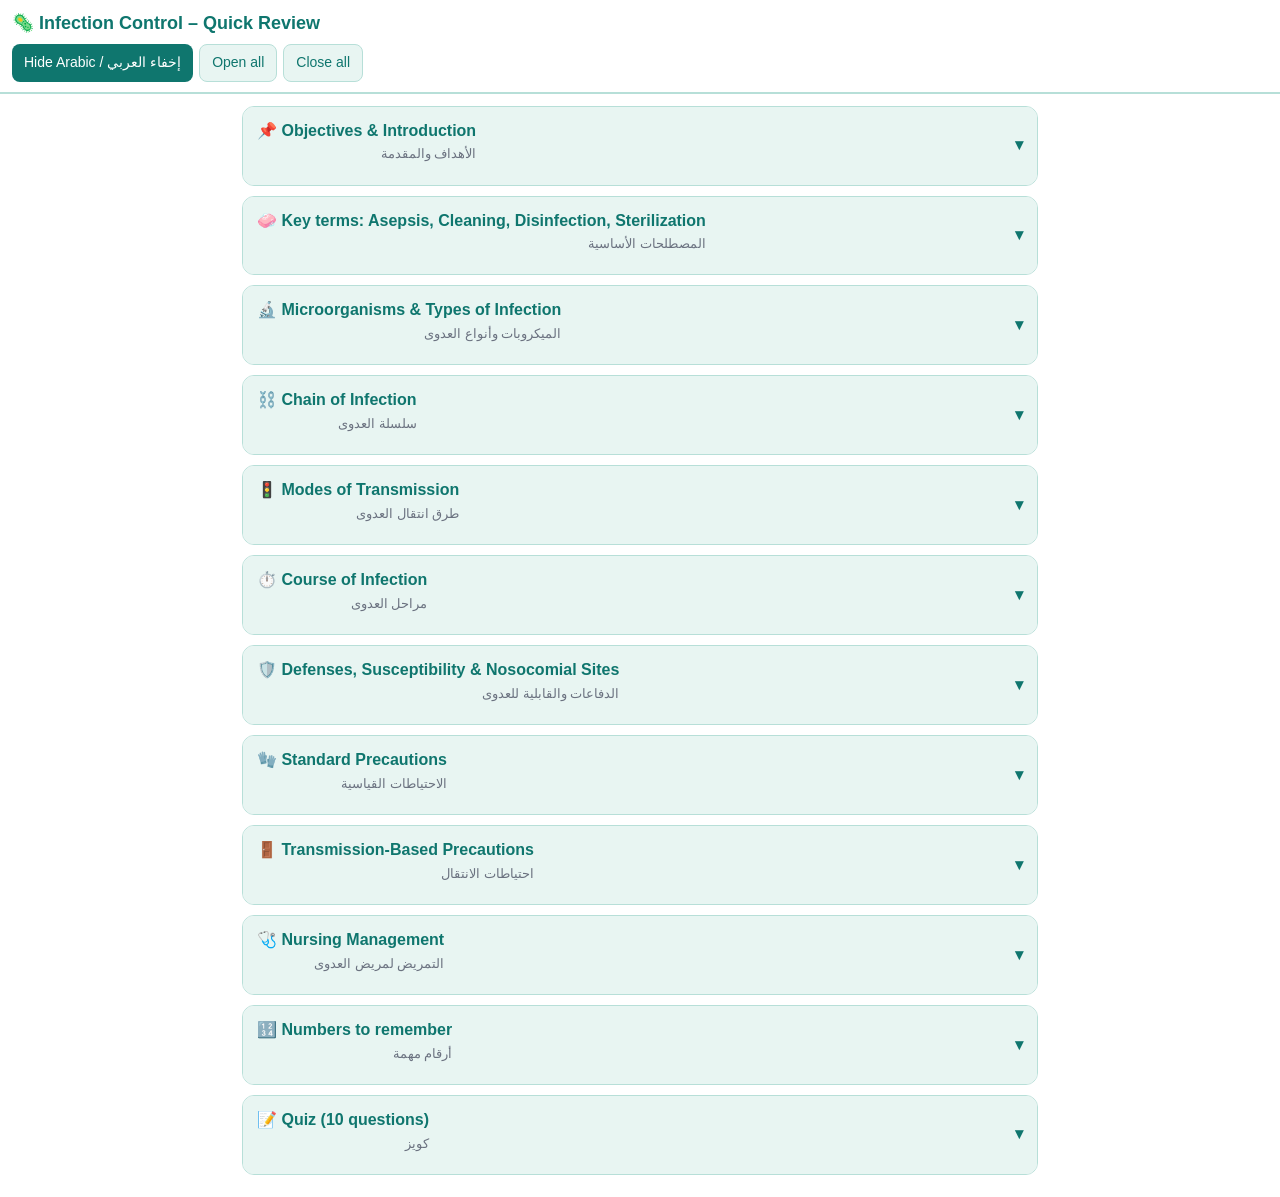
<file: lectures/l_infection_control.html>
<!DOCTYPE html>
<html lang="en">
<head>
<meta charset="UTF-8">
<meta name="viewport" content="width=device-width, initial-scale=1">
<title>Infection Control – Summary</title>
<style>
:root{--p:#0f766e;--pl:#e8f5f2;--pm:#b7dfd8;--t:#1f2d2b;--g:#6b7280}
*{box-sizing:border-box}
body{margin:0;background:#fff;color:var(--t);font-family:Segoe UI,Tahoma,Arial,sans-serif;line-height:1.55;font-size:16px}
header{position:sticky;top:0;z-index:5;background:#fff;border-bottom:2px solid var(--pm);padding:10px 12px}
h1{margin:0 0 6px;font-size:18px;color:var(--p)}
.bar{display:flex;gap:6px;flex-wrap:wrap}
button{font:inherit;cursor:pointer}
.btn{background:var(--p);color:#fff;border:0;border-radius:8px;padding:7px 12px;font-size:14px}
.btn.o{background:var(--pl);color:var(--p);border:1px solid var(--pm)}
main{max-width:820px;margin:0 auto;padding:12px}
.card{border:1px solid var(--pm);border-radius:12px;margin-bottom:10px;overflow:hidden;background:#fff}
.ch{display:flex;justify-content:space-between;align-items:center;gap:8px;padding:12px 14px;background:var(--pl);color:var(--p);font-weight:700;cursor:pointer}
.ch small{display:block;font-weight:400;font-size:13px}
.ch i{font-style:normal;transition:.2s}.open>.ch i{transform:rotate(180deg)}
.cb{display:none;padding:12px 14px}.open>.cb{display:block}
.en{font-size:16px}
.ar{font-size:13px;color:var(--g);text-align:right;direction:rtl;margin:1px 0 8px}
.hide-ar .ar{display:none}
mark{background:#fff176;padding:0 2px;border-radius:3px}
ul{padding-left:18px;margin:6px 0}
.tip{background:#f1f8f6;border-left:4px solid var(--p);padding:6px 10px;border-radius:6px;margin:6px 0;font-size:14px}
.tip .ar{display:inline}
h4{margin:10px 0 4px;color:var(--p)}
.grid{display:grid;grid-template-columns:repeat(auto-fit,minmax(150px,1fr));gap:8px;margin:8px 0}
.tc{border:1px solid var(--pm);border-radius:10px;background:#fff;overflow:hidden}
.tch{padding:9px 10px;background:var(--pl);font-weight:600;cursor:pointer;font-size:15px;color:var(--p)}
.tcb{display:none;padding:8px 10px;font-size:14px}.tc.open .tcb{display:block}
.tc.open .tch{background:var(--p);color:#fff}
.tw{overflow-x:auto;margin:8px 0}
table{border-collapse:collapse;width:100%;font-size:14px;min-width:420px}
th{background:var(--p);color:#fff;padding:7px;text-align:left}
td{border:1px solid var(--pm);padding:6px;vertical-align:top}
tr:nth-child(even) td{background:#f6fbfa}
.svg{width:100%;max-width:340px;display:block;margin:6px auto}
.nd circle{fill:var(--pl);stroke:var(--p);stroke-width:2;cursor:pointer}
.nd.sel circle{fill:var(--p)}.nd.sel text{fill:#fff}
.nd text{font-size:11px;text-anchor:middle;fill:var(--t);pointer-events:none;font-weight:600}
.info{background:var(--pl);border-radius:10px;padding:10px;min-height:50px;font-size:14px}
.step{background:var(--pl);border-radius:10px;padding:10px;font-size:15px}
.sn{font-size:12px;color:var(--g)}
.nav{display:flex;justify-content:space-between;margin:6px 0}
.nav button{background:var(--p);color:#fff;border:0;border-radius:8px;padding:7px 16px}
.chips{display:flex;flex-wrap:wrap;gap:6px;margin:6px 0}
.chip{background:var(--pl);border:1px solid var(--pm);border-radius:20px;padding:4px 12px;font-size:14px}
.q{border-bottom:1px solid var(--pm);padding:8px 0}
.opt{display:block;width:100%;text-align:left;background:#fff;border:1px solid var(--pm);border-radius:8px;padding:8px;margin:5px 0;font-size:15px}
.opt.ok{background:#d1f5e4;border-color:#16a34a}
.opt.no{background:#fde2e2;border-color:#dc2626}
.score{font-weight:700;color:var(--p);margin:10px 0;font-size:17px}
</style>
</head>
<body>
<header>
<h1>🦠 Infection Control – Quick Review</h1>
<div class="bar">
<button class="btn" id="tr" onclick="tgAr()">Hide Arabic / إخفاء العربي</button>
<button class="btn o" onclick="allc(1)">Open all</button>
<button class="btn o" onclick="allc(0)">Close all</button>
</div>
</header>
<main id="app"></main>
<script>
var $=function(i){return document.getElementById(i)};
function L(e,a){return "<div class='en'>"+e+"</div><div class='ar'>"+a+"</div>"}
function B(items){return "<ul>"+items.map(function(x){return "<li>"+L(x[0],x[1])+"</li>"}).join("")+"</ul>"}
function T(w,a){return "<div class='tip'>💡 <b>"+w+"</b> = <span class='ar'>"+a+"</span></div>"}
function H(t,a){return "<h4>"+t+" <span class='ar' style='display:inline'>"+a+"</span></h4>"}
function TB(h,rows){return "<div class='tw'><table><tr>"+h.map(function(x){return "<th>"+x+"</th>"}).join("")+"</tr>"+rows.map(function(r){return "<tr>"+r.map(function(c){return "<td>"+c+"</td>"}).join("")+"</tr>"}).join("")+"</table></div>"}
function TC(items){return "<div class='grid'>"+items.map(function(x){return "<div class='tc'><div class='tch' onclick='tg(this)'>"+x[0]+"</div><div class='tcb'>"+x[1]+"</div></div>"}).join("")+"</div>"}
function CH(a){return "<div class='chips'>"+a.map(function(x){return "<span class='chip'>"+x+"</span>"}).join("")+"</div>"}
function tg(e){e.parentNode.classList.toggle("open")}
function allc(o){document.querySelectorAll(".card").forEach(function(c){c.classList.toggle("open",!!o)})}
function tgAr(){var h=document.body.classList.toggle("hide-ar");$("tr").textContent=h?"Show Arabic / إظهار العربي":"Hide Arabic / إخفاء العربي"}
/* ring */
var RG=[];
function RING(items,center){var id=RG.length;RG.push(items);var n=items.length,s="<svg viewBox='0 0 320 320' class='svg'><circle cx='160' cy='160' r='100' fill='none' stroke='#b7dfd8' stroke-width='3' stroke-dasharray='6 5'/><text x='160' y='156' text-anchor='middle' font-size='13' fill='#0f766e' font-weight='700'>"+center+"</text><text x='160' y='174' text-anchor='middle' font-size='18'>✂️</text>";
items.forEach(function(it,i){var a=-Math.PI/2+i*2*Math.PI/n,x=Math.round(160+105*Math.cos(a)),y=Math.round(160+105*Math.sin(a));s+="<g class='nd' onclick='rg("+id+","+i+",this)'><circle cx='"+x+"' cy='"+y+"' r='40'/><text x='"+x+"' y='"+(y-3)+"'>"+it[0]+"</text><text x='"+x+"' y='"+(y+12)+"' font-size='15'>"+it[1]+"</text></g>"});
return s+"</svg><div class='info' id='ri"+id+"'>👆 Tap a link / اضغط على حلقة</div>"}
function rg(id,i,el){el.parentNode.querySelectorAll(".nd").forEach(function(n){n.classList.remove("sel")});el.classList.add("sel");$("ri"+id).innerHTML=RG[id][i][2]}
/* stepper */
var SP=[];
function STEP(steps){var id=SP.length;SP.push({s:steps,i:0});return "<div class='step' id='sp"+id+"'></div><div class='nav'><button onclick='sp("+id+",-1)'>◀ Back</button><button onclick='sp("+id+",1)'>Next ▶</button></div>"}
function sp(id,d){var o=SP[id];o.i=Math.max(0,Math.min(o.s.length-1,o.i+d));$("sp"+id).innerHTML="<div class='sn'>Step "+(o.i+1)+" / "+o.s.length+"</div><h4>"+o.s[o.i][0]+"</h4>"+o.s[o.i][1]}
/* quiz */
var Q=[
["Asepsis is:","الأسيبسيس هو:",["Freedom from disease-causing microorganisms","Killing only spores","Invasion of the body by pathogens","Removal of soil only"],0],
["Surgical asepsis equals:","الأسيبسيس الجراحي يساوي:",["Cleaning only","Medical asepsis + sterilization","Disinfection + hand washing","Standard precautions"],1],
["Autoclave (moist heat) sterilization uses steam under pressure at:","التعقيم بالأوتوكلاف بيستخدم بخار تحت ضغط على درجة:",["80 °C","100 °C","121–123 °C","200 °C"],2],
["Disinfection eliminates pathogens on inanimate objects EXCEPT:","التطهير بيقضي على الميكروبات على الأدوات ما عدا:",["Bacteria","Viruses","Fungi","Spores"],3],
["Airborne droplet nuclei are __ and an example is __:","أنوية الرذاذ المحمولة هوائيًا حجمها __ ومثالها __:",["<5 µm – Tuberculosis","<5 µm – Herpes simplex","≥5 µm – COVID-19","≥5 µm – Measles"],0],
["Infection caused by the patient's own normal flora is:","العدوى اللي سببها الفلورا الطبيعية للمريض:",["Exogenous","Endogenous","Systemic","Chronic"],1],
["Which stage of infection is the MOST infectious?","أكتر مرحلة معدية في العدوى:",["Incubation","Convalescent","Prodromal","Full illness"],2],
["Rabies reservoir is:","مخزن عدوى السعار (Rabies):",["Camel","Soil","Water","Dog"],3],
["The minimum IC practices used for ALL patients at ALL times:","أقل ممارسات مكافحة عدوى لكل المرضى في كل الأوقات:",["Airborne precautions","Contact precautions","Standard precautions","Droplet precautions"],2],
["For airborne precautions the nurse wears:","في احتياطات الهواء الممرضة بتلبس:",["Surgical mask only","N95 or P2 mask with fit check","Gloves only","No mask"],1]];
var sc=0,done={};
function QZ(){var h="";Q.forEach(function(q,i){h+="<div class='q'><div class='en'><b>"+(i+1)+". "+q[0]+"</b></div><div class='ar'>"+q[1]+"</div>";q[2].forEach(function(o,j){h+="<button class='opt' onclick='ans("+i+","+j+",this)'>"+o+"</button>"});h+="</div>"});return h+"<div class='score' id='score'></div><button class='btn' onclick='rs()'>🔄 Restart</button>"}
function ans(i,j,el){if(done[i])return;done[i]=1;var c=Q[i][3];el.parentNode.querySelectorAll(".opt").forEach(function(b,k){b.disabled=true;if(k===c)b.classList.add("ok")});if(j===c){sc++}else{el.classList.add("no")}
var n=Object.keys(done).length;$("score").textContent="Answered "+n+"/10 — Score: "+sc+"/10"+(n===10?(sc>=8?" 🌟 Excellent! ممتاز":sc>=5?" 👍 Good, review mistakes / كويس راجع الغلط":" 📖 Review again / راجع تاني"):"")}
function rs(){sc=0;done={};$("qb").innerHTML=QZ()}
/* content */
var C=[];
C.push(["📌 Objectives & Introduction","الأهداف والمقدمة",
H("Objectives","الأهداف")+B([
["Define key terms, <mark>purposes of medical asepsis</mark>, types of microorganisms and types of infection.","تعرّف المصطلحات، وأغراض الأسيبسيس الطبي، وأنواع الميكروبات والعدوى."],
["Infection process, <mark>chain of infection</mark>, <mark>course of infection</mark>.","عملية العدوى، سلسلة العدوى، مراحل العدوى."],
["Body defenses, factors increasing susceptibility, <mark>nosocomial infection</mark>.","دفاعات الجسم، عوامل زيادة القابلية للعدوى، العدوى المكتسبة من المستشفى."],
["Standard precautions; <mark>BSIS</mark> (Body Substance Isolation System) to prevent blood-borne infection.","الاحتياطات القياسية ونظام عزل سوائل الجسم لمنع العدوى المنقولة بالدم."],
["Nursing management of a patient with infection.","التمريض لمريض العدوى."]])+
H("Introduction","مقدمة")+B([
["<mark>Hospital-acquired infections</mark> are a common problem – prevalence about <mark>9%</mark>; they increase the cost of health care.","العدوى المكتسبة من المستشفى مشكلة شائعة، نسبتها حوالي 9% وبتزوّد تكلفة الرعاية."],
["About <mark>two-thirds</mark> of developing countries spend more than <mark>50%</mark> of health budgets on hospitals.","حوالي ثلثين الدول النامية بتصرف أكتر من 50% من ميزانية الصحة على المستشفيات."],
["Effective <mark>IC (infection control)</mark> programs decrease nosocomial spread, morbidity, mortality and costs.","برامج مكافحة العدوى الفعّالة بتقلل انتشار العدوى والمرض والوفيات والتكلفة."]])+
H("Figure 1: Spread in health care","أشكال انتقال العدوى")+TC([
["🧑‍⚕️➡️🛏️ HCW → Patient",L("Health care worker to patients.","من العامل الصحي للمريض.")],
["🛏️➡️🧑‍⚕️ Patient → HCW",L("Patients to health care workers.","من المريض للعامل الصحي.")],
["🛏️↔️🛏️ Patient ↔ Patient",L("Between patients (two-way arrow).","من مريض لمريض (في الاتجاهين).")],
["🧑‍⚕️↔️🧑‍⚕️ HCW ↔ HCW",L("From one health care worker to another.","من عامل صحي لعامل صحي تاني.")]])+
T("Morbidity / Mortality","نسبة المرض / نسبة الوفاة")+T("COVID-19 & HCWs","كورونا والعاملين الصحيين: \"I stayed at work for you\" – العامل بيفضل في الشغل عشان المريض")]);

C.push(["🧼 Key terms: Asepsis, Cleaning, Disinfection, Sterilization","المصطلحات الأساسية",
TC([
["Infection",L("<mark>Invasion of the body by pathogens</mark> or microorganisms capable of producing disease.","دخول مسببات المرض أو ميكروبات قادرة تعمل مرض للجسم.")],
["Nosocomial infection",L("Infections <mark>associated with delivery of health care services in a health care facility</mark>.","عدوى مرتبطة بتقديم الخدمة الصحية داخل منشأة صحية (عدوى المستشفى).")],
["Asepsis",L("<mark>Freedom from disease-causing microorganisms</mark>. Two types: medical & surgical.","خلو المكان من الميكروبات المسببة للمرض. نوعين: طبي وجراحي.")],
["Medical asepsis (Clean technique)",L("Procedures to <mark>reduce the number</mark> of microorganisms and <mark>prevent their spread</mark>. Includes <mark>standard precautions</mark> (e.g. hand washing) and <mark>transmission-based precautions</mark>. The nurse uses it to <mark>break the infection chain</mark>.","طريقة نضيفة تقلل عدد الميكروبات وتمنع انتشارها، وتشمل الاحتياطات القياسية (زي غسل الإيدين) واحتياطات الانتقال. الممرضة بتستخدمها عشان تكسر سلسلة العدوى.")],
["Surgical asepsis (Sterile technique)",L("Procedures that <mark>eliminate</mark> microorganisms from an area. <mark>Surgical asepsis = medical asepsis + sterilization</mark>.","إجراءات بتقضي على الميكروبات من المكان. الجراحي = الطبي + التعقيم.")]])+
H("Cleaning vs Disinfection vs Sterilization","المقارنة")+TB(["","What it does","Spores?"],[
["<b>Cleaning</b>","Removes foreign material (soil & organic material) from objects; <mark>inhibits growth</mark> of microorganisms.","Not killed / مش بيقتلها"],
["<b>Disinfection</b>","Eliminates <mark>pathogenic organisms</mark> on inanimate objects.","<mark>Except spores</mark> / ما عدا الجراثيم"],
["<b>Sterilization</b>","Destroys <mark>ALL</mark> microorganisms.","<mark>Including spores & viruses</mark> / بيقتلها"]])+
T("Spores","جراثيم مقاومة (شكل ساكن للبكتيريا بيتحمل الحرارة والمطهرات)")+T("Inanimate object","جماد، أداة مش كائن حي")+
H("4 Sterilization methods","طرق التعقيم الأربعة")+TC([
["1️⃣ Moist heat (Autoclave)",L("Steam under pressure at <mark>121 to 123 °C</mark> for <mark>29 min</mark> (as on the slide).","بخار تحت ضغط على 121–123 درجة لمدة 29 دقيقة (زي السلايد).")+L("Indicator tape stripes change color <b>before → after</b> = sterilized.","شريط المؤشر بيتغير لونه بعد التعقيم.")],
["2️⃣ Gas",L("<mark>Ethylene oxide</mark> gas.","غاز إيثيلين أوكسيد.")],
["3️⃣ Boiling water",L("Water temperature rises <mark>no higher than 100 °C</mark> for <mark>15 min</mark>.","الماء المغلي مش بيعدي 100 درجة، لمدة 15 دقيقة.")],
["4️⃣ Radiation",L("Both <mark>ionizing</mark> and <mark>non-ionizing</mark> radiation; e.g. <mark>ultraviolet light</mark> is non-ionizing.","إشعاع مؤين وغير مؤين، زي الأشعة فوق البنفسجية (غير مؤين).")]])]);

C.push(["🔬 Microorganisms & Types of Infection","الميكروبات وأنواع العدوى",
H("Microorganisms causing infection","الميكروبات المسببة للعدوى")+CH(["🦠 Bacteria","🧬 Viruses","🍄 Fungi","🪱 Parasites"])+
TB(["Pair","Definition"],[
["<mark>Local</mark> vs <mark>Systemic</mark>","Local = limited to the specific part where the microorganism remains. If microorganisms spread and damage different parts of the body = <mark>systemic</mark>.<div class='ar'>موضعية: في مكان واحد. جهازية: انتشرت في الجسم.</div>"],
["<mark>Acute</mark> vs <mark>Chronic</mark>","Acute = appears suddenly / lasts a short time. Chronic = occurs slowly over a long period, may last <mark>months or years</mark>.<div class='ar'>حادة: فجأة ومدتها قصيرة. مزمنة: بطيئة وممكن تستمر شهور أو سنين.</div>"],
["<mark>Endogenous</mark>","Caused by organisms present as part of the <mark>normal flora of the patient</mark>.<div class='ar'>من ميكروبات المريض الطبيعية في جسمه.</div>"],
["<mark>Exogenous</mark>","Caused by organisms acquired by exposure to <mark>hospital personnel, medical devices or hospital environment</mark>.<div class='ar'>من ميكروبات جاية من العاملين أو الأجهزة أو بيئة المستشفى.</div>"]])+
T("Normal flora","البكتيريا الطبيعية اللي عايشة في جسمك")]);

C.push(["⛓️ Chain of Infection","سلسلة العدوى",
L("Infection needs <mark>6 links</mark>. <mark>Break any link</mark> and the infection stops.","العدوى محتاجة 6 حلقات، لو كسرت أي حلقة العدوى بتقف.")+
RING([
["Agent","🦠",L("<b>Infectious agent</b>: bacteria, virus, fungi, protozoa, parasite.","العامل المعدي: بكتيريا، فيروس، فطريات، أوليات، طفيليات.")],
["Reservoir","🏠",L("<b>Reservoir</b>: people, equipment, water.","المخزن: ناس، معدات، مياه.")],
["Exit","🚪",L("<b>Portal of exit</b>: excretions, secretions, droplets.","مخرج الميكروب: إفرازات، فضلات، رذاذ.")],
["Transmit","🔀",L("<b>Mode of transmission</b>: contact, droplet, airborne, vector-borne.","طريقة الانتقال: تلامس، رذاذ، هواء، ناقل حي.")],
["Entry","🚧",L("<b>Portal of entry</b>: respiratory tract, GI tract, mucous membrane, skin.","مدخل الميكروب: تنفسي، هضمي، أغشية مخاطية، جلد.")],
["Host","🧍",L("<b>Susceptible host</b>: people with chronic disease, immunocompromised, very young, elderly.","العائل القابل للإصابة: أمراض مزمنة، مناعة ضعيفة، أطفال صغيرين، كبار السن.")]],"Break the chain")+
H("Details of each link","تفاصيل الحلقات")+TC([
["Reservoir",L("The <mark>habitat where the agent normally lives, grows and multiplies</mark>.","المكان اللي الميكروب بيعيش فيه ويتكاثر.")+B([
["<mark>Human</mark>: syphilis, TB, HIV, HBV – may be <mark>symptomatic</mark> or <mark>carrier</mark>.","الإنسان (مريض أو حامل للعدوى)."],
["<mark>Animals</mark>: Rabies – dog; MERS – camels.","حيوانات: السعار من الكلب، ميرس من الجمال."],
["<mark>Food</mark>: Cl. botulinum.","أكل."],
["<mark>Environment</mark>: soil (gas gangrene, tetanus), water.","البيئة: التربة (غرغرينا غازية، تيتانوس) والمياه."]])],
["Coronaviruses (figure)",L("<mark>Bats</mark> → SARS-CoV (animal), MERS-CoV (<mark>camel</mark>), COVID-19 (source unknown ?) → human → <mark>community</mark> or <mark>nosocomial</mark> transmission.","الخفافيش ← سارس / ميرس (جمل) / كوفيد-19 (المصدر مش معروف) ← الإنسان ← انتقال مجتمعي أو داخل المستشفى.")],
["Portal of exit",L("The path by which a pathogen leaves its host.","الطريق اللي الميكروب بيخرج منه.")+B([
["Influenza & <i>M. tuberculosis</i> → respiratory tract.","إنفلونزا والسل ← الجهاز التنفسي."],
["Schistosomes → urine.","البلهارسيا ← البول."],
["Hepatitis B → cuts or needles in the skin; malaria → blood-sucking arthropods.","التهاب كبدي B ← جروح أو إبر؛ الملاريا ← حشرات ماصة للدم."]])],
["Hepatitis B chain (Fig. 2)",L("Reservoir: chronic <mark>HBV carrier</mark> → Exit: <mark>blood</mark> → Transmission: used needles or surgical instruments → Entry: cut by <mark>sharps</mark> → Host: <mark>unvaccinated</mark> health care worker.","المخزن: حامل مزمن ← الخروج: الدم ← الانتقال: إبر أو أدوات جراحة مستعملة ← الدخول: جرح بأداة حادة ← العائل: عامل صحي غير مطعّم.")]])]);

C.push(["🚦 Modes of Transmission","طرق انتقال العدوى",
TB(["Mode","How","Examples"],[
["🤝 <b>Contact</b><br>Direct","Direct body contact<div class='ar'>تلامس مباشر</div>","Staphylococcus, <mark>Herpes simplex</mark> (HSV-1: kissing / premasticated food)"],
["🤝 <b>Contact</b><br>Indirect","Via contaminated intermediate object or person<div class='ar'>عن طريق شيء أو شخص ملوث</div>","<mark>Measles virus, HBV</mark>"],
["💦 <b>Droplet</b>","Respiratory droplets travel directly to susceptible <mark>mucosal surfaces</mark>, over <mark>short distances</mark>; from cough, sneeze, talk, suctioning, intubation, cough induction<div class='ar'>رذاذ تنفسي لمسافات قصيرة</div>","<mark>COVID-19</mark>"],
["🌬️ <b>Airborne</b>","<mark>Droplet nuclei &lt;5 µm</mark> remain in the air over time and distance<div class='ar'>أنوية رذاذ بتفضل في الهواء مدة ومسافة</div>","<mark>M. tuberculosis</mark>"],
["🚰 <b>Vehicle</b>","Contaminated items, water, drugs/solutions, blood, food (improperly handled, stored or cooked; fresh or thawed meats)<div class='ar'>أدوات، مياه، أدوية، دم، أكل ملوث</div>","—"],
["🦟 <b>Vector</b>","Insects, fleas, ticks, animals<div class='ar'>حشرات وحيوانات ناقلة</div>","Mosquitoes (<i>falciparum</i>); fleas/ticks (<i>Rickettsia typhi, R. prowazekii</i>); cows/dogs (<i>Brucella</i>)"]])+
H("Classification tree","شجرة التصنيف")+TC([
["Direct",L("Direct contact + Droplet spread.","تلامس مباشر + رذاذ.")],
["Indirect",L("Airborne + Vehicle-borne + Vector-borne (mechanical or biological).","هوائي + عن طريق وسيط + ناقل حي (ميكانيكي أو بيولوجي).")]])+
T("Vector","كائن حي (حشرة) بينقل الميكروب")+T("Droplet vs Airborne","الرذاذ مسافة قصيرة، الهوائي يفضل معلّق ويقطع مسافات")]);

C.push(["⏱️ Course of Infection","مراحل العدوى",
STEP([
["1- Incubation period",L("Interval between <mark>invasion of the body by the pathogen</mark> and the <mark>first symptoms</mark>.","الفترة بين دخول الميكروب وأول أعراض.")+L("Chickenpox <mark>2–3 weeks</mark>, common cold <mark>1–2 days</mark>, tetanus <mark>2 to 21 days</mark>.","جدري الماء 2–3 أسابيع، البرد 1–2 يوم، التيتانوس 2–21 يوم.")],
["2- Prodromal stage",L("<mark>Most infectious</mark> stage. Starts from <mark>nonspecific signs</mark> (malaise, low-grade fever, fatigue) to more specific symptoms. Microorganisms grow and multiply; client is more capable of spreading disease.","أكتر مرحلة معدية. بتبدأ بأعراض عامة (تعب، حرارة بسيطة، إرهاق) وبعدين أعراض أوضح.")],
["3- Full stage of illness",L("Specific signs and symptoms of the infection appear. <i>(textbook note)</i>","بتظهر الأعراض المميزة للمرض. (إضافة من الكتاب)")],
["4- Convalescent period",L("Recovery: symptoms disappear and the patient returns to health. <i>(textbook note)</i>","مرحلة التعافي. (إضافة من الكتاب)")]])+T("Malaise","إحساس عام بالتعب")]);

C.push(["🛡️ Defenses, Susceptibility & Nosocomial Sites","الدفاعات والقابلية للعدوى",
H("Body defenses against infection","دفاعات الجسم")+CH(["Skin","Mouth","Respiratory tract","Urinary tract","Gastrointestinal tract","Vagina","Immune system"])+
H("Factors increasing susceptibility","عوامل زيادة القابلية")+TB(["Group","Factors"],[
["1. <b>Intrinsic host</b>","<mark>Age</mark>, poor nutritional status, co-morbidity, severity of underlying disease, fatigue, stress<div class='ar'>العمر، سوء التغذية، أمراض مصاحبة، شدة المرض الأساسي، إرهاق، توتر</div>"],
["2. <b>Environmental</b>","Hospital location, diagnostic procedures, immunosuppressive drugs, chemotherapy, antibiotics, medical & surgical devices, exposure to infected patients/workers, <mark>asymptomatic carriers</mark><div class='ar'>مكان المستشفى، فحوصات، أدوية مثبطة للمناعة، كيماوي، مضادات حيوية وأجهزة، التعرض لمصابين، حاملين بدون أعراض</div>"],
["3. <b>Agent</b>","Varieties of organisms, institutional and human factors, reservoirs & their <mark>virulence</mark><div class='ar'>أنواع الميكروبات، عوامل المؤسسة والبشر، المخازن وشراسة الميكروب</div>"]])+
H("Most common sites for nosocomial infection","أكتر أماكن عدوى المستشفى")+TC([
["✂️ Surgical incisions",L("Surgical wounds.","جروح العمليات.")],
["🚽 Urinary tract",L("<mark>Catheter-related</mark>.","مرتبطة بالقسطرة البولية.")],
["🫁 Lower respiratory tract",L("Lower airways / chest.","الجهاز التنفسي السفلي.")],
["🩸 Bloodstream",L("<mark>Catheter-related</mark>.","مجرى الدم، مرتبطة بالكانيولا/القسطرة.")]])+T("Susceptibility","قابلية الإصابة"),]);

C.push(["🧤 Standard Precautions","الاحتياطات القياسية",
L("<mark>Standard precautions</mark> = work practices for a <mark>basic level</mark> of infection prevention and control; the <mark>minimum</mark> practices used <mark>at all times, for all patients, in all situations</mark>.","الاحتياطات القياسية هي الحد الأدنى لمكافحة العدوى، بتتطبق دايمًا على كل المرضى وفي كل المواقف.")+
H("Levels of IC","مستويات المكافحة")+CH(["1 Standard precautions","2 Transmission-based","3 Immunization","4 Education & training of staff"])+
H("Components (tap)","المكونات")+TC([
["1- Hand hygiene",L("Your <mark>5 moments</mark> (see steps below).","5 لحظات لغسل الإيدين (الخطوات تحت).")],
["2- PPE",L("<mark>Gloves</mark>, <mark>gowns or plastic aprons</mark>, <mark>mask</mark>, eye protection / face shield.","جوانتي، جاون أو مريلة بلاستيك، ماسك، حماية للعين.")],
["3- Respiratory hygiene",L("At first point of contact with a potentially infected person: display graphics to <mark>cover nose & mouth with tissue or bent elbow</mark>; hand hygiene after contact with secretions; give suspected COVID-19 patients a <mark>medical mask</mark>.","غطّي الأنف والفم بمنديل أو بالكوع المثني، اغسل إيدك بعد الإفرازات، واديّ مريض كوفيد المشتبه ماسك طبي.")],
["4- Patient placement",L("Assign patient with infectious disease to an <mark>individual OR</mark> or <mark>last on the surgical list</mark>.","المريض المعدي يتعمله عملية في أوضة لوحده أو آخر العمليات.")],
["5- Equipment",L("Properly handle, clean and disinfect patient care equipment and instruments/devices.","تعامل ونظف وطهر الأدوات صح.")],
["6- Environment",L("Clean all rooms on a regular schedule; clean soiled equipment/furniture <mark>immediately</mark>; wear gloves.","نظف الأوض بانتظام وأي حاجة اتبلت بسوائل الجسم فورًا، والبس جوانتي.")],
["7- Textiles & laundry",L("Bag soiled trash & linen securely; discard per facility policy; wear gloves & protective garments.","حط الملايات والزبالة الملوثة في أكياس مقفولة وتخلص منها حسب سياسة المكان.")],
["8- Injection safety",L("Safe injection does not harm the recipient, exposes the provider to no avoidable risk, and creates no dangerous waste. <mark>Most important: avoid percutaneous injury</mark>.","الحقنة الآمنة ما تضرش المريض ولا مقدم الخدمة. الأهم تجنب الوخز بالإبرة.")]])+
H("Hand hygiene – 5 moments","5 لحظات غسل الإيدين")+STEP([
["Moment 1",L("<mark>Before patient contact</mark>","قبل لمس المريض")],
["Moment 2",L("<mark>Before a clean / aseptic procedure</mark>","قبل أي إجراء نضيف أو معقم")],
["Moment 3",L("<mark>After body fluid exposure risk</mark>","بعد التعرض لسوائل الجسم")],
["Moment 4",L("<mark>After patient contact</mark>","بعد لمس المريض")],
["Moment 5",L("<mark>After contact with patient surroundings</mark>","بعد لمس محيط المريض")]])+
T("PPE","معدات الوقاية الشخصية")+T("Percutaneous","عن طريق الجلد، زي وخزة إبرة")]);

C.push(["🚪 Transmission-Based Precautions","احتياطات الانتقال",
L("The <mark>second tier</mark> of basic IC, used <mark>in addition to standard precautions</mark> for patients who <mark>may be infected or colonized</mark> with certain agents.","المستوى التاني، بتتضاف على الاحتياطات القياسية للمرضى المشتبه أو المحمّلين بميكروبات معينة.")+
TB(["Type","Before entering room","On leaving room"],[
["🟠 <b>Contact</b>","1 Hand hygiene<br>2 Gown or apron<br>3 Gloves","1 Dispose of gloves<br>2 Hand hygiene<br>3 Dispose of gown/apron<br>4 Hand hygiene"],
["🟢 <b>Droplet</b>","1 Hand hygiene<br>2 <mark>Surgical mask</mark>","1 Dispose of mask<br>2 Hand hygiene"],
["🔵 <b>Airborne</b>","1 Hand hygiene<br>2 <mark>N95 or P2 mask</mark><br>3 <mark>Fit check</mark> of the mask<br><b>Keep door closed at all times</b>","1 Dispose of mask<br>2 Hand hygiene"]])+
T("Colonized","الميكروب موجود على الجسم من غير مرض")+T("Fit check","اختبار إن الماسك محكم على الوش")+
H("COVID-19 contact & droplet PPE (WHO) – order","ترتيب لبس الـPPE")+STEP([
["1 Hand hygiene",L("Alcohol-based handrub: <mark>20–30 seconds</mark>. Soap & water: <mark>40–60 seconds</mark>.","كحول 20–30 ثانية، ماية وصابون 40–60 ثانية.")],
["2 Put on the gown",L("Gown first.","الجاون الأول.")],
["3 Put on the mask",L("<mark>Medical mask</mark> or respirator (N95, FFP2, FFP3). Respirator only for <mark>aerosol-generating procedures</mark>.","ماسك طبي أو N95/FFP2/FFP3، والريسبيراتور بس مع الإجراءات اللي بتطلّع هباء.")],
["4 Eye protection",L("Face shield or goggles.","واقي وش أو نضارة.")],
["5 Put on gloves",L("Gloves placed <mark>over the cuff of the gown</mark>.","الجوانتي فوق كم الجاون.")]])+
H("Contact + Droplet + Airborne","لو الثلاثة مع بعض")+L("Outside room: hand hygiene → gown → N95/P2 mask (fit check) → eyewear or face shield → hand hygiene → gloves.","برا الأوضة: غسل إيدين ← جاون ← N95 (مع fit check) ← نضارة أو واقي ← غسل إيدين ← جوانتي.")]);

C.push(["🩺 Nursing Management","التمريض لمريض العدوى",
L("<mark>Assessment</mark> (history, physical exam, laboratory) → <mark>Nursing diagnosis</mark> → <mark>Nursing interventions</mark>.","التقييم ← التشخيص التمريضي ← التدخلات.")+
TC([
["📋 Nursing history",L("(a) <mark>Risk</mark>: existing disease process, history of recurrent infections, current medications/therapy, emotional stressors, nutritional status, immunization history. (b) Complaints suggesting infection.","عوامل الخطورة: المرض الحالي، عدوى متكررة، أدوية، توتر نفسي، تغذية، تطعيمات. وشكاوى توحي بعدوى.")],
["🖐️ Physical assessment",L("Signs vary by body area: localized <mark>swelling, redness</mark>, pain/tenderness, palpable <mark>heat</mark>, loss of function, <mark>fever</mark>, ↑ pulse & respiratory rate, malaise, anorexia, nausea/vomiting, enlarged tender lymph nodes draining the area.","ورم واحمرار وألم وسخونة وفقدان وظيفة وحمى وزيادة النبض والتنفس وتعب وفقدان شهية وغثيان وتضخم الغدد الليمفاوية.")],
["🧪 Laboratory data",L("<mark>Leukocyte count 4,500–11,000/ml is normal</mark>; <mark>elevated ESR</mark>; urine, blood, sputum or drainage cultures show pathogens.","كرات الدم البيضاء الطبيعي 4,500–11,000، وسرعة الترسيب ESR بتزيد، والمزارع بتظهر الميكروب.")],
["🎯 Nursing diagnosis & goal",L("Diagnosis: <mark>Risk of infection</mark>. Goal: patient remains free of infection, shown by <mark>normal vital signs</mark> and <mark>no signs/symptoms</mark> of infection.","التشخيص: خطر العدوى. الهدف: المريض يفضل خالي من العدوى وعلاماته الحيوية طبيعية.")]])+
H("Interventions that break the chain","التدخلات اللي بتكسر السلسلة")+TB(["Link","Nursing intervention"],[
["Infectious agent","Ensure articles are cleaned, disinfected or sterilized before use; educate client/support persons about methods."],
["Reservoir","Change soiled/wet dressings; assist skin & oral hygiene; dispose of soiled linen, feces & urine properly; cover or cap fluid containers; empty suction/drainage bottles each shift or when full."],
["Portal of exit","Avoid talking, coughing, sneezing over open wounds or sterile fields; cover mouth & nose."],
["Transmission","Wash hands (5 moments); gloves for secretions; gowns if soiling is possible; moisture-proof refuse bags; hold bedpans steady; masks & eye protection for droplet infections or body-fluid sprays."],
["Portal of entry","Sterile technique for injections, catheterization, open wounds/dressings; used needles & syringes in <mark>puncture-resistant containers</mark>."],
["Susceptible host","Own personal care items; maintain skin & mucous membrane integrity; balanced diet; educate about <mark>immunizations</mark>."]])]);

C.push(["🔢 Numbers to remember","أرقام مهمة",
TC([
["9%",L("Prevalence of hospital-acquired infections.","نسبة العدوى المكتسبة من المستشفى.")],
["⅔ & 50%",L("Two-thirds of developing countries spend more than 50% of health budgets on hospitals.","ثلثين الدول النامية بتصرف أكتر من 50% من الميزانية على المستشفيات.")],
["121–123 °C",L("Autoclave steam temperature.","حرارة الأوتوكلاف.")],
["29 min",L("Autoclave time (as on slide).","مدة الأوتوكلاف (حسب السلايد).")],
["100 °C / 15 min",L("Boiling water sterilization.","التعقيم بالغلي.")],
["< 5 µm",L("Size of airborne droplet nuclei.","حجم أنوية الرذاذ الهوائي.")],
["2–3 weeks",L("Incubation of chickenpox.","حضانة الجدري المائي.")],
["1–2 days",L("Incubation of common cold.","حضانة البرد.")],
["2–21 days",L("Incubation of tetanus.","حضانة التيتانوس.")],
["4,500–11,000",L("Normal leukocyte (WBC) count.","الطبيعي لكرات الدم البيضاء.")],
["5 moments",L("Hand hygiene moments.","لحظات غسل الإيدين.")],
["6 links",L("Chain of infection links.","حلقات سلسلة العدوى.")],
["20–30 s",L("Alcohol handrub time.","مدة فرك الكحول.")],
["40–60 s",L("Soap & water hand washing time.","مدة الغسل بالماية والصابون.")],
["3 types",L("Transmission-based precautions: contact, droplet, airborne.","احتياطات الانتقال التلاتة.")],
["5 modes",L("Contact, droplet, airborne, vehicle, vector.","5 طرق انتقال.")]])]);

C.push(["📝 Quiz (10 questions)","كويز",
"<div id='qb'>"+QZ()+"</div>"]);

$("app").innerHTML=C.map(function(c){return "<section class='card'><div class='ch' onclick='tg(this)'><span>"+c[0]+"<small class='ar'>"+c[1]+"</small></span><i>▾</i></div><div class='cb'>"+c[2]+"</div></section>"}).join("");
SP.forEach(function(o,k){sp(k,0)});
</script>
</body>
</html>
</file>
<file: css/style.css>
:root{--navy:#142D4E;--blue:#4A90C2;--gray:#F4F6F8;--green:#198754;--orange:#ffc107;--red:#dc3545;--text:#1b2b40;--muted:#5b6b7f;--line:#e1e7ee}
*{box-sizing:border-box}
html{-webkit-text-size-adjust:100%}
body{margin:0;background:var(--gray);color:var(--text);font:16px/1.55 system-ui,-apple-system,"Segoe UI",Roboto,Tahoma,"Noto Naskh Arabic",sans-serif;overflow-x:hidden}
h1,h2,h3{line-height:1.25;margin:0 0 8px;color:var(--navy)}
img{max-width:100%}
a{color:var(--blue)}
.ar{direction:rtl;text-align:right;unicode-bidi:plaintext}
.muted{color:var(--muted);font-size:14px}
.top{background:var(--navy);color:#fff;padding:12px 16px;display:flex;align-items:center;gap:12px;position:sticky;top:0;z-index:20}
.top svg{width:34px;height:34px;flex:none}
.top b{display:block;font-size:18px}
.top span{font-size:13px;opacity:.8}
.wrap{max-width:1100px;margin:0 auto;padding:16px 14px 40px}
.hero{background:linear-gradient(135deg,var(--navy),var(--blue));color:#fff;border-radius:18px;padding:22px 18px;margin-bottom:16px}
.hero h1{color:#fff;font-size:22px}
.hero p{margin:0;opacity:.9;letter-spacing:.5px}
.card{background:#fff;border-radius:16px;box-shadow:0 2px 10px rgba(20,45,78,.08);padding:16px;margin-bottom:14px}
.card h3{font-size:17px}
.stats{display:grid;grid-template-columns:repeat(2,1fr);gap:10px;margin-bottom:14px}
.stat{background:#fff;border-radius:16px;box-shadow:0 2px 10px rgba(20,45,78,.08);padding:14px}
.stat b{display:block;font-size:28px;color:var(--navy);line-height:1.1}
.stat span{font-size:13px;color:var(--muted)}
.stat.wide{grid-column:1/-1}
.stat.c-green b{color:var(--green)}.stat.c-orange b{color:#b88a00}.stat.c-gray b{color:#6c7a89}
.bar{height:10px;background:var(--line);border-radius:6px;overflow:hidden}
.bar i{display:block;height:100%;background:var(--blue);border-radius:6px;transition:width .3s}
.bar.green i{background:var(--green)}
.row{display:flex;align-items:center;justify-content:space-between;gap:10px;margin:10px 0 4px;font-size:14px}
.pill{display:inline-block;padding:2px 10px;border-radius:12px;font-size:12px;font-weight:600;color:#fff;background:var(--blue)}
.pill.practical{background:var(--green)}
.st{display:inline-block;padding:2px 10px;border-radius:12px;font-size:12px;font-weight:600}
.st.not_started{background:#e6eaee;color:#5b6b7f}.st.in_progress{background:#fff3cd;color:#7a5c00}.st.completed{background:#d1e7dd;color:#0f5132}
.chips{display:flex;gap:8px;margin-bottom:14px;flex-wrap:wrap}
.chip{padding:8px 16px;border-radius:20px;background:#fff;color:var(--navy);text-decoration:none;font-weight:600;font-size:14px;border:1px solid var(--line)}
.chip{font:600 14px system-ui,Tahoma,sans-serif;cursor:pointer}
.chip[aria-current=true]{background:var(--navy);color:#fff;border-color:var(--navy)}
.lcards{display:grid;grid-template-columns:1fr;gap:14px}
.lcard{background:#fff;border-radius:16px;box-shadow:0 2px 10px rgba(20,45,78,.08);overflow:hidden;display:flex;flex-direction:column}
.thumb{aspect-ratio:16/9;width:100%;object-fit:cover;background:var(--gray);display:block}
.lbody{padding:14px;display:flex;flex-direction:column;gap:6px;flex:1}
.lnum{font-weight:700;color:var(--muted);font-size:13px}
.lbody h3{margin:0;font-size:18px}
.lbody .ar{margin:0;color:var(--muted)}
.lfoot{display:flex;gap:8px;align-items:center;margin-top:auto;padding-top:8px}
.btn{display:inline-block;border:0;border-radius:10px;padding:10px 16px;font:600 15px system-ui,Tahoma,sans-serif;background:var(--gray);color:var(--navy);text-decoration:none;cursor:pointer;text-align:center}
.btn.primary{background:var(--blue);color:#fff}.btn.green{background:var(--green);color:#fff}.btn.danger{background:var(--red);color:#fff}
.btn.block{display:block;width:100%}
select.sel,input.inp,textarea.inp{border:1px solid #cfd8e3;border-radius:10px;padding:9px;font:16px system-ui,Tahoma,sans-serif;background:#fff;color:var(--text);max-width:100%}
input.inp{width:100%;margin-bottom:8px}
.empty{text-align:center;color:var(--muted);padding:18px}
.sec-title{display:flex;align-items:center;gap:8px;margin:18px 0 8px}
.sec-title svg{width:22px;height:22px}
.item{display:flex;justify-content:space-between;align-items:center;gap:10px;padding:10px 0;border-bottom:1px solid var(--line)}
.item:last-child{border-bottom:0}
.item div{min-width:0;overflow-wrap:anywhere}
.note{border:1px solid var(--line);border-radius:10px;padding:10px;margin:8px 0;white-space:pre-wrap;overflow-wrap:anywhere}
.toast{position:fixed;left:50%;transform:translateX(-50%);bottom:80px;background:var(--navy);color:#fff;padding:9px 16px;border-radius:20px;z-index:60;font-size:14px;max-width:90%}
.err{background:#fdecee;color:#842029;border-radius:12px;padding:14px;margin-bottom:14px}
.lp{max-width:760px;margin:0 auto;padding:18px 14px}
.lp-img{width:100%;border-radius:14px;aspect-ratio:16/9;object-fit:cover;margin:10px 0 14px}
.quiz .opt{display:block;width:100%;text-align:start;margin:8px 0;padding:12px;border:1px solid #cfd8e3;border-radius:10px;background:#fff;font:16px system-ui,Tahoma,sans-serif;color:var(--text)}
.quiz .opt.right{background:#d1e7dd;border-color:var(--green)}.quiz .opt.wrong{background:#f8d7da;border-color:var(--red)}
@media(min-width:560px){.lcards{grid-template-columns:repeat(2,1fr)}.stats{grid-template-columns:repeat(3,1fr)}}
@media(min-width:768px){.lcards{grid-template-columns:repeat(3,1fr)}}
@media(min-width:1000px){.stats{grid-template-columns:repeat(5,1fr)}.stat.wide{grid-column:auto}}
@media(min-width:1280px){.wrap{max-width:1360px}.lcards{grid-template-columns:repeat(4,1fr)}}

.cap{margin:0;padding:5px 14px 0;font-size:11px;color:var(--muted)}
.st.taken{background:#dbeafe;color:#1e4a7a}
.fig{margin:10px 0 14px}.fig .lp-img{margin:0 0 4px}.fig figcaption{font-size:12px}

.bigtabs{display:flex;gap:10px;margin-bottom:16px}
.bigtab{flex:1;padding:16px 10px;border-radius:14px;border:1px solid var(--line);background:#fff;color:var(--navy);font:700 18px system-ui,Tahoma,sans-serif;cursor:pointer;box-shadow:0 2px 10px rgba(20,45,78,.08)}
.bigtab[aria-current=true]{background:var(--navy);color:#fff;border-color:var(--navy)}
.lfoot{flex-wrap:wrap}.lfoot .btn{flex:1 1 130px!important;white-space:nowrap}.lfoot select.sel{flex:1 1 130px;min-width:0}

.top-install{margin-inline-start:auto;background:#4A90C2;color:#fff;padding:8px 14px;font-size:14px}
.top-install[hidden]{display:none}
.top{padding-top:calc(12px + env(safe-area-inset-top))}
</file>
